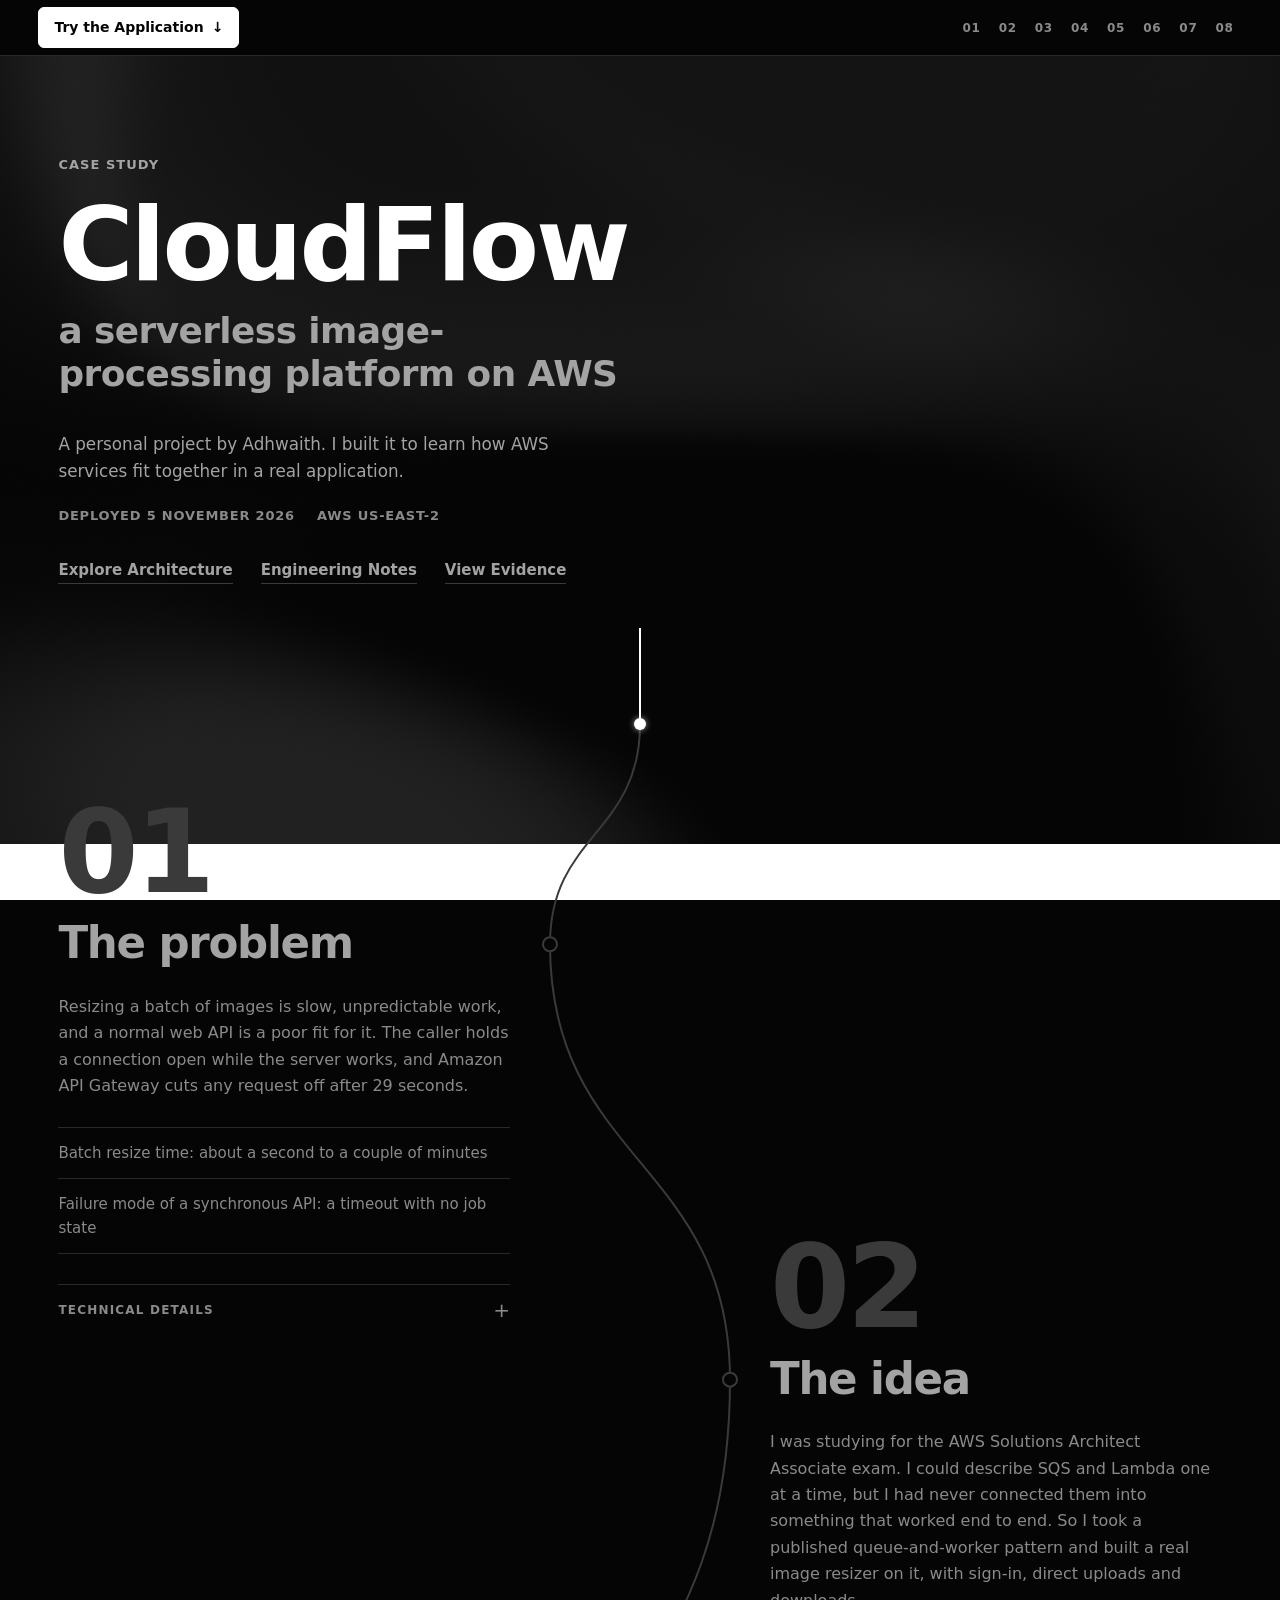
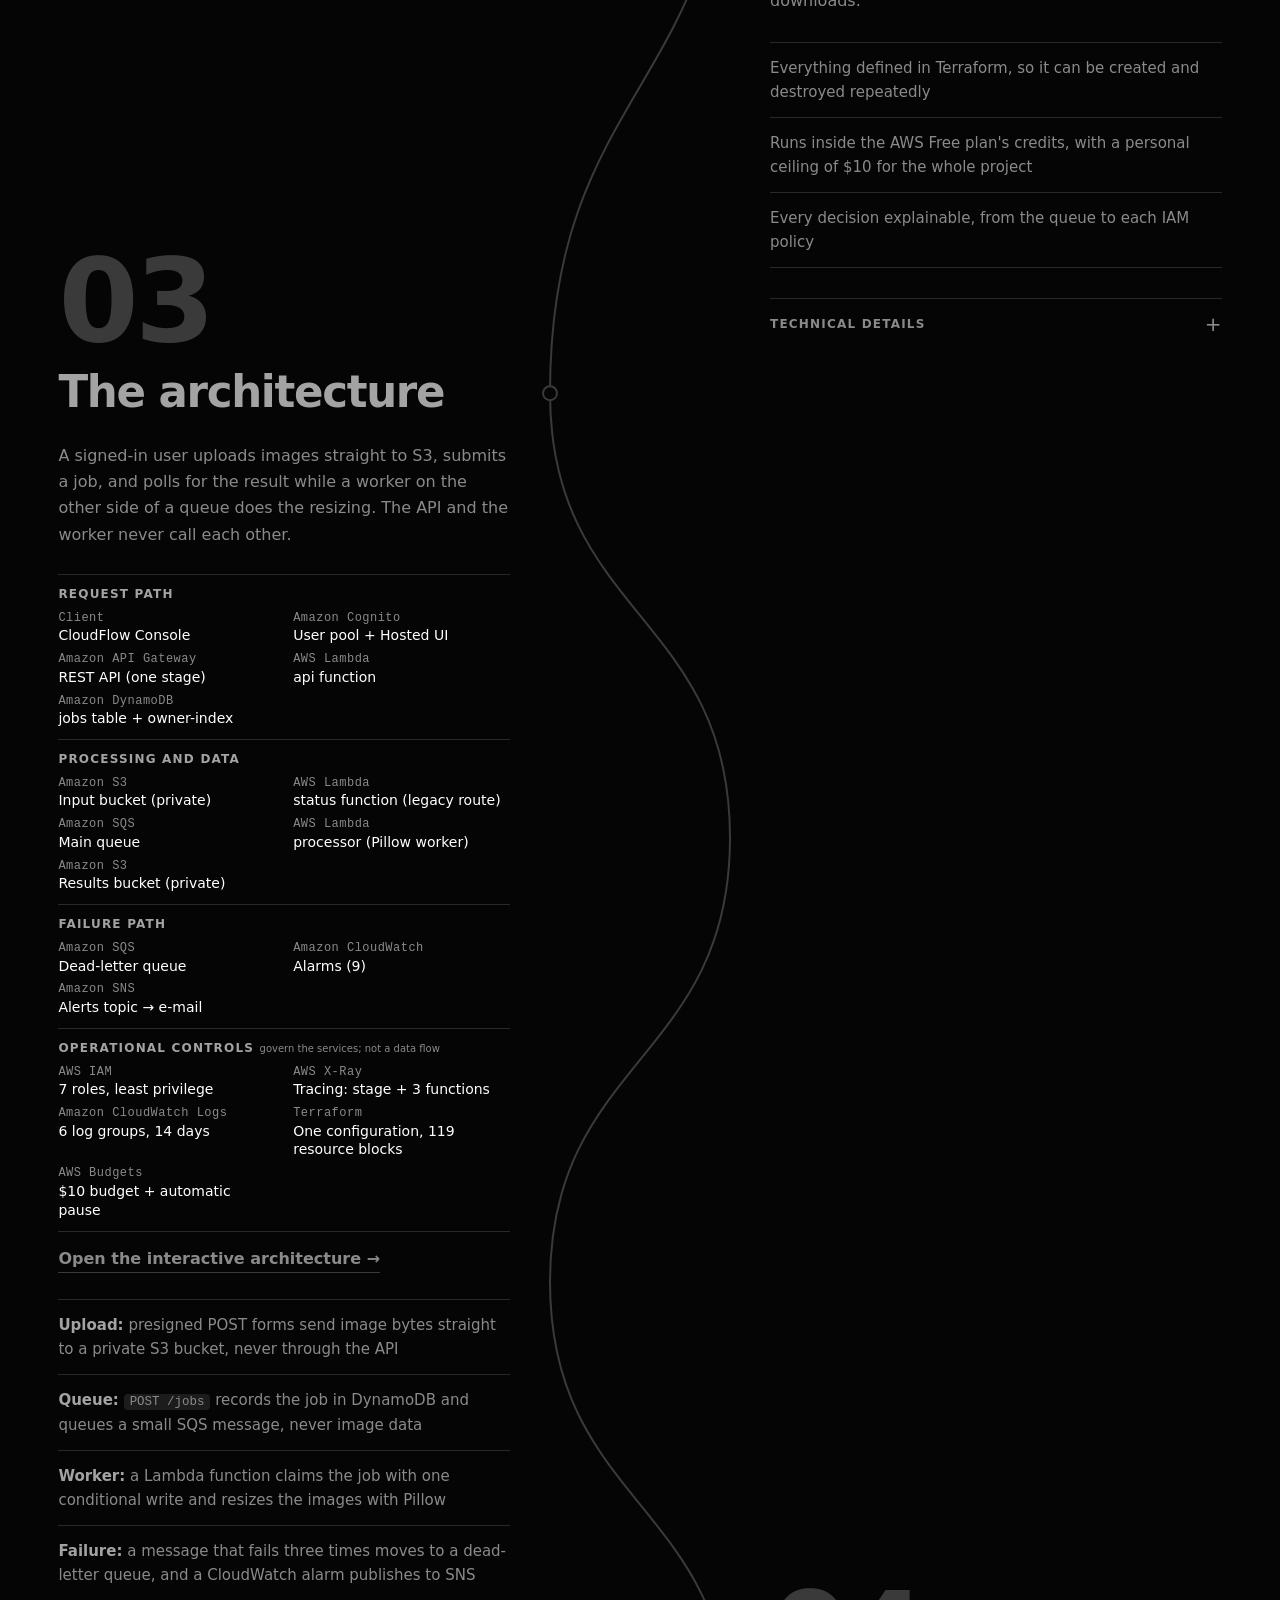
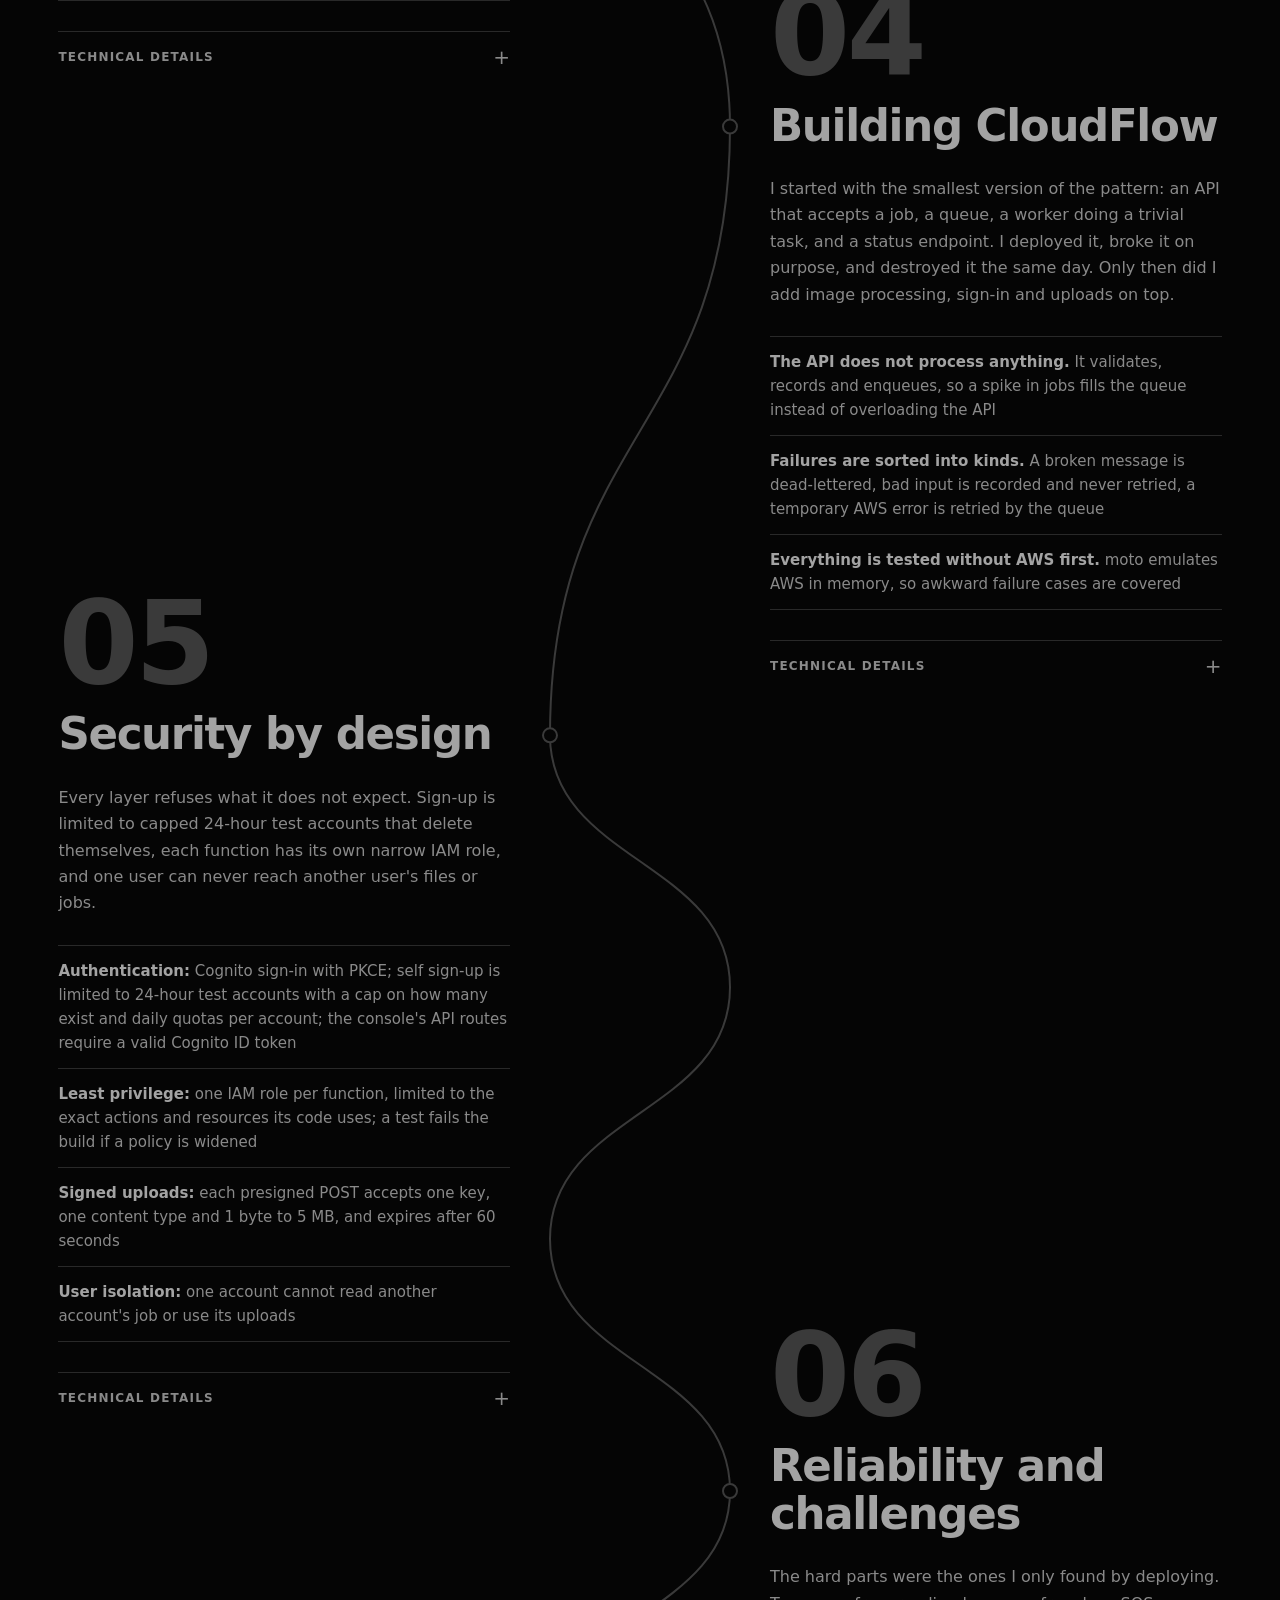
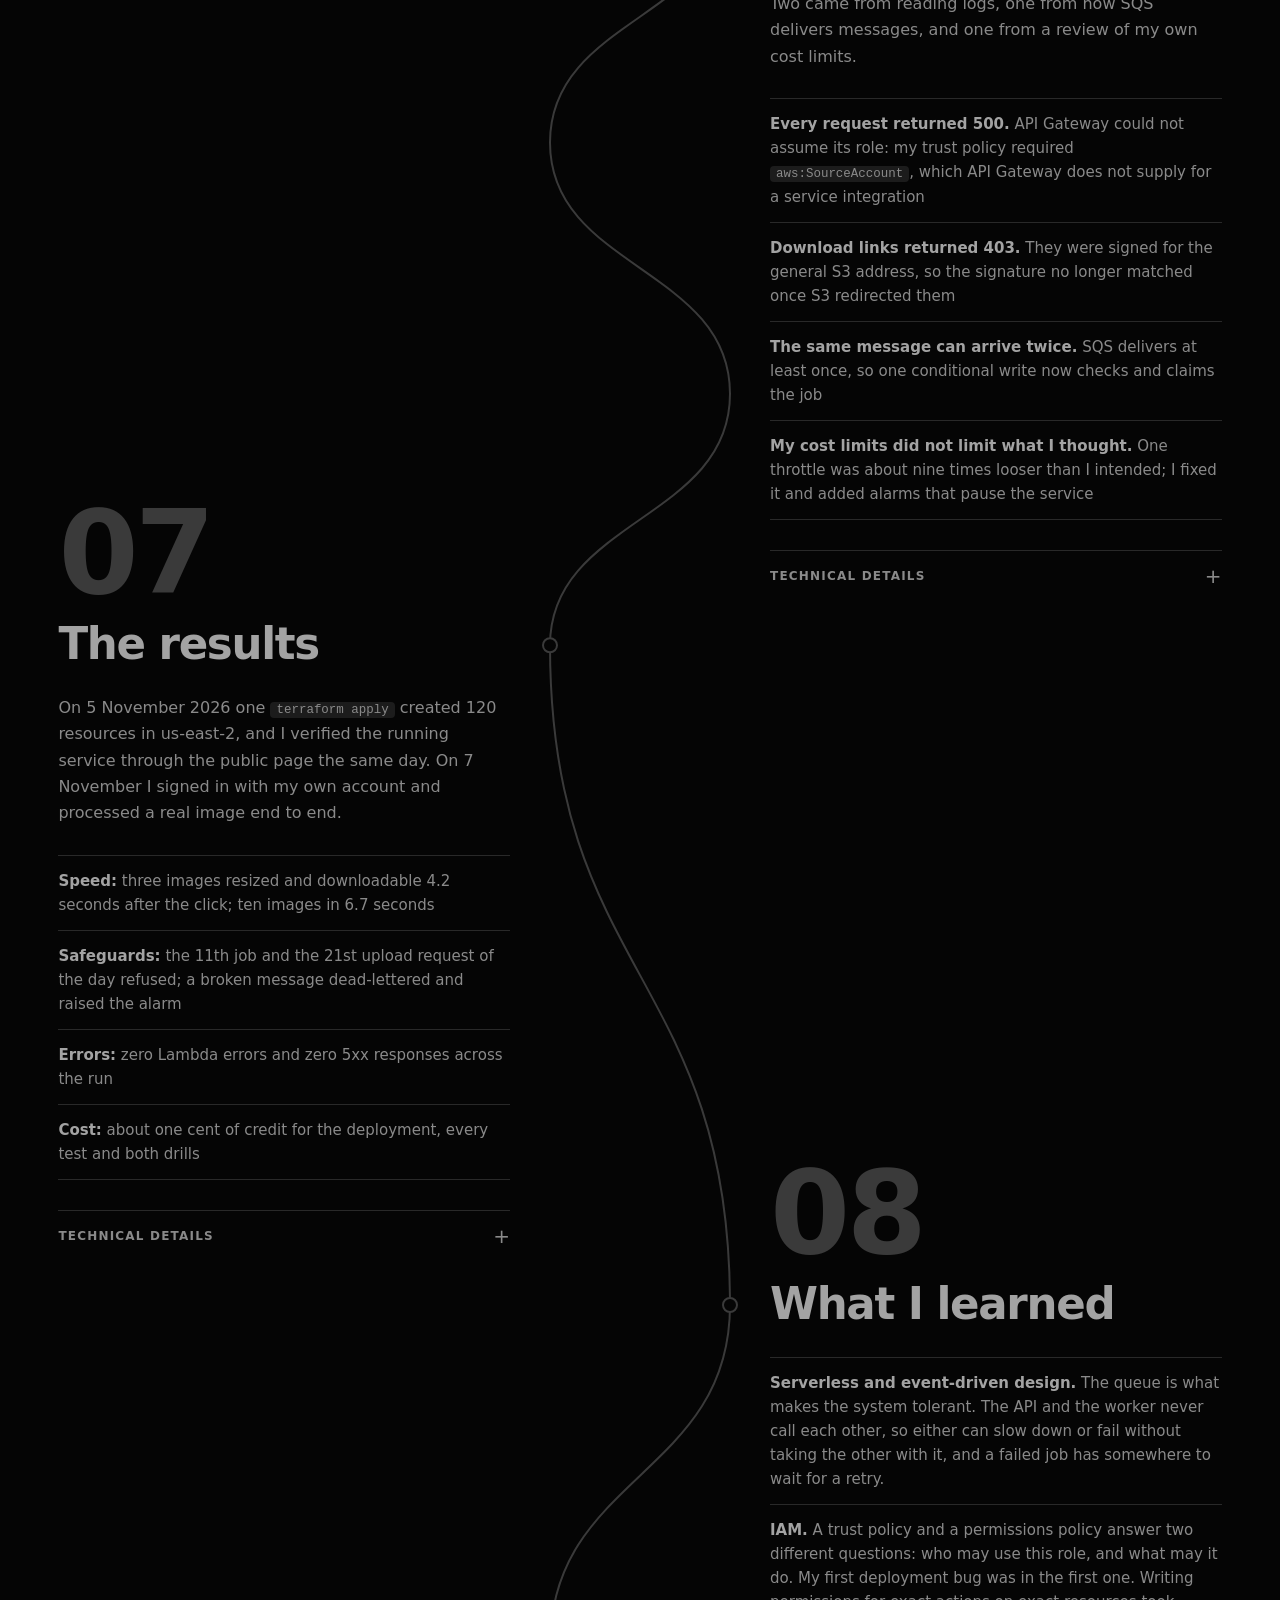
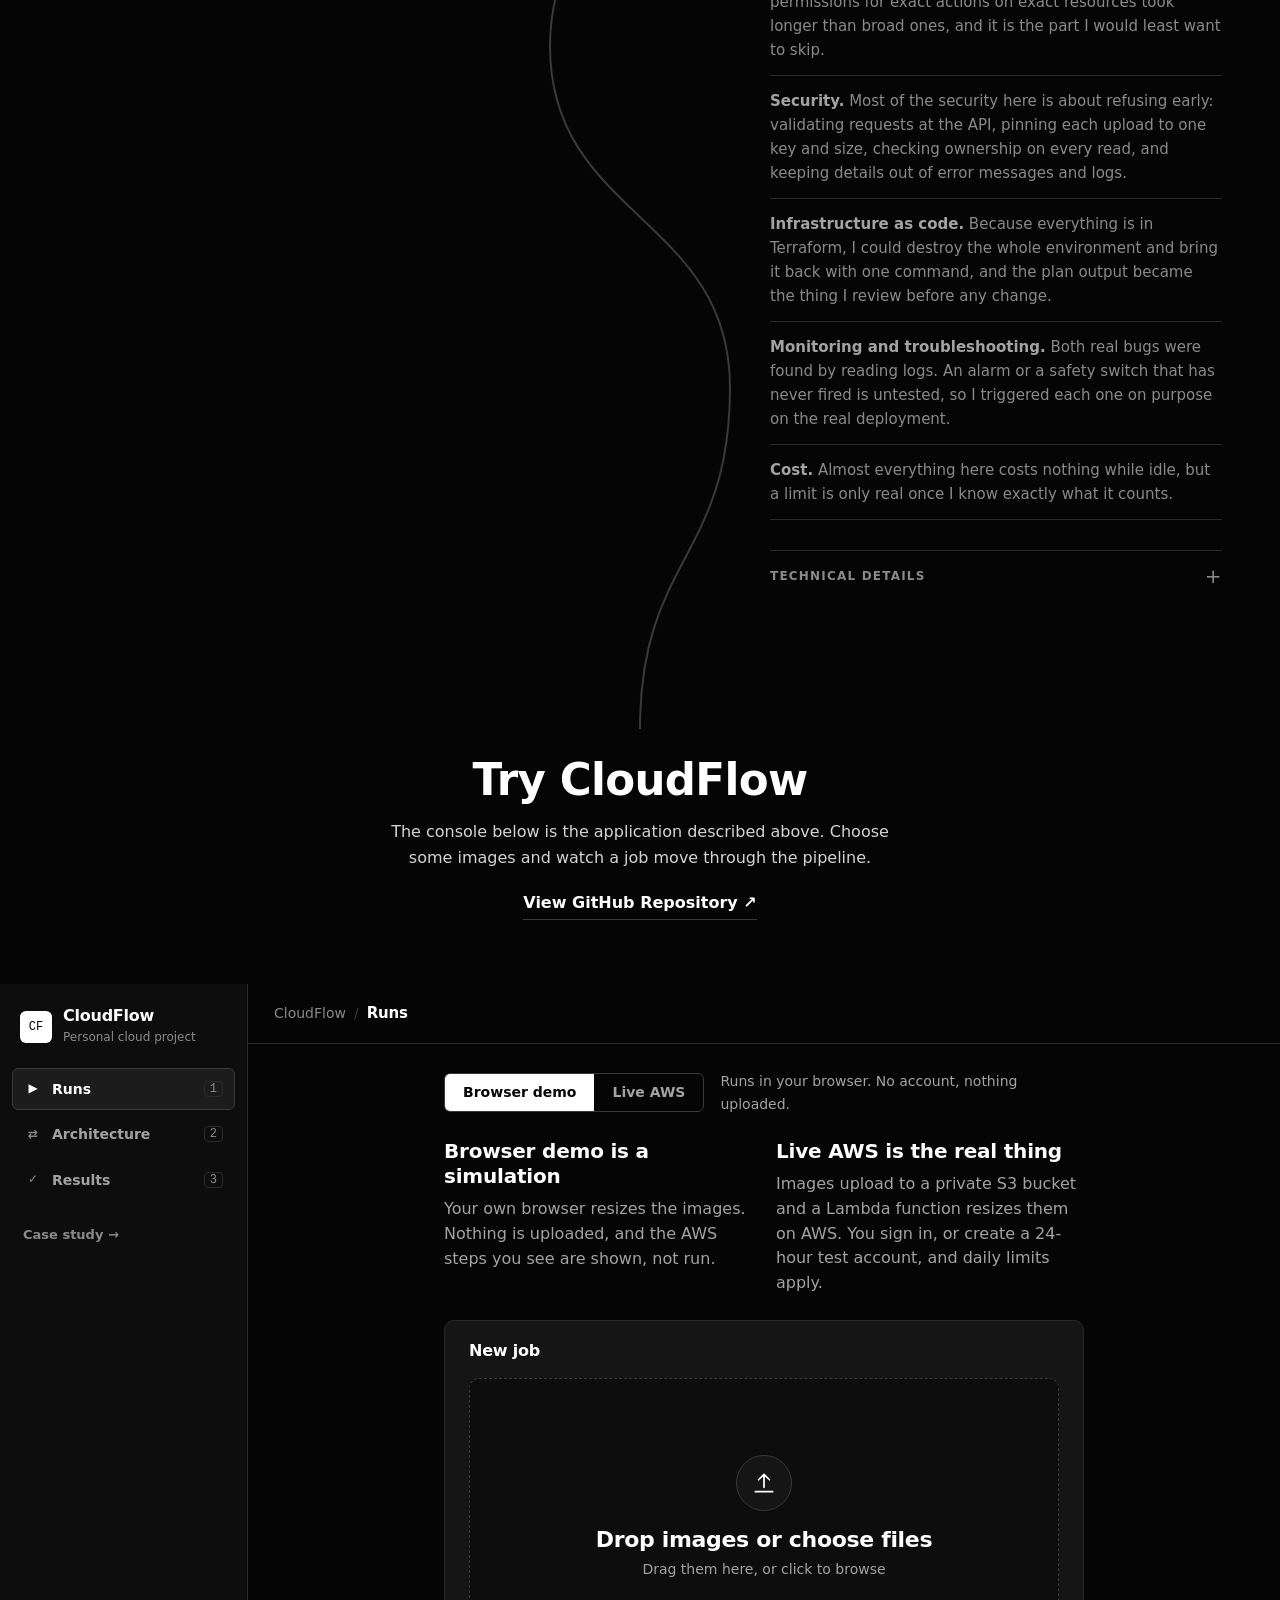
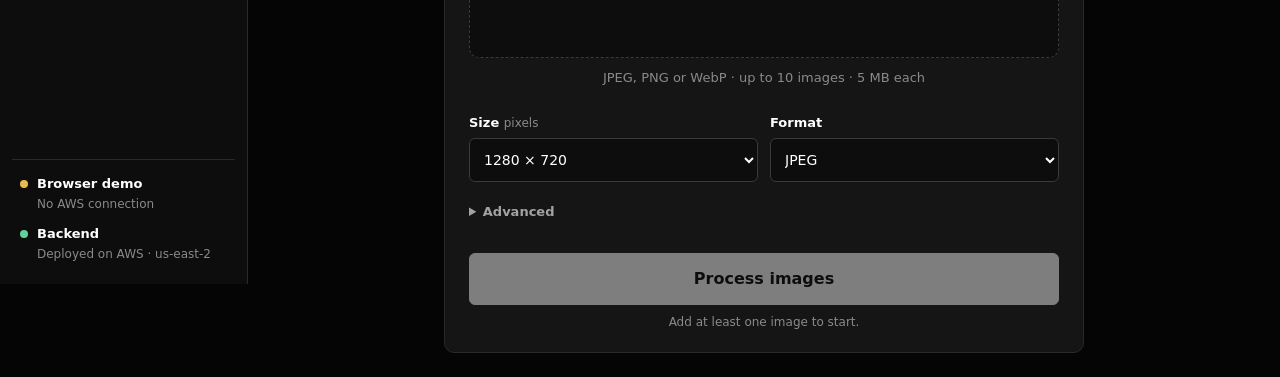
<file: index.html>
<!doctype html>
<html lang="en">
<head>
<meta charset="utf-8">
<meta http-equiv="Content-Security-Policy" content="default-src 'self'; base-uri 'none'; object-src 'none'; form-action 'none'; script-src 'self'; style-src 'self' https://fonts.googleapis.com; font-src https://fonts.gstatic.com; img-src 'self' blob: data: https:; connect-src 'self' https:">
<meta name="viewport" content="width=device-width, initial-scale=1, viewport-fit=cover">
<title>CloudFlow: serverless image processing on AWS</title>
<meta name="description" content="CloudFlow: serverless image processing on AWS. A personal cloud project with a browser demo, the deployed architecture, and results observed on real AWS services.">
<link rel="preconnect" href="https://fonts.googleapis.com">
<link rel="preconnect" href="https://fonts.gstatic.com" crossorigin>
<link rel="stylesheet" href="https://fonts.googleapis.com/css2?family=Sora:wght@600;700&family=Manrope:wght@400;500;600;700&family=JetBrains+Mono:wght@400;500&display=swap">
<link rel="icon" href="data:image/svg+xml,%3Csvg xmlns=%27http://www.w3.org/2000/svg%27 viewBox=%270 0 32 32%27%3E%3Crect width=%2732%27 height=%2732%27 rx=%279%27 fill=%27%23ffffff%27/%3E%3Ctext x=%2716%27 y=%2721%27 font-family=%27monospace%27 font-size=%2714%27 font-weight=%27700%27 fill=%27%23050505%27 text-anchor=%27middle%27%3ECF%3C/text%3E%3C/svg%3E">
<link rel="stylesheet" href="styles.css">
<link rel="stylesheet" href="casestudy.css">
</head>
<body>
<a class="skip" href="#runs">Skip to runs</a>
<section id="story" class="pg-case" aria-labelledby="case-title">
<canvas class="velaris" id="velaris" aria-hidden="true"></canvas>
<header class="case-bar">
  <a class="btn primary" id="story-try" href="#runs">Try the Application <span aria-hidden="true">↓</span></a>
  <nav class="jindex" aria-label="Case study sections"><ol><li><a href="#stop-01" aria-label="01 · The problem">01</a></li><li><a href="#stop-02" aria-label="02 · The idea">02</a></li><li><a href="#stop-03" aria-label="03 · The architecture">03</a></li><li><a href="#stop-04" aria-label="04 · Building CloudFlow">04</a></li><li><a href="#stop-05" aria-label="05 · Security by design">05</a></li><li><a href="#stop-06" aria-label="06 · Reliability and challenges">06</a></li><li><a href="#stop-07" aria-label="07 · The results">07</a></li><li><a href="#stop-08" aria-label="08 · What I learned">08</a></li></ol></nav>
</header>
<div class="case-main">
  <div class="case-hero">
    <p class="kicker">Case study</p>
    <h1 id="case-title"><span class="h1-a">CloudFlow</span><span class="sr">: </span><span class="h1-b">a serverless image-processing platform on AWS</span></h1>
    <p class="lead"><em>A personal project by Adhwaith. I built it to learn how AWS services fit together in a real application.</em></p>
    <p class="meta"><span>Deployed 5 November 2026</span><span>AWS us-east-2</span></p>
    <nav class="hero-links" aria-label="Architecture and evidence"><a href="#architecture">Explore Architecture</a><a href="engineering.html">Engineering Notes</a><a href="evidence.html">View Evidence</a></nav>
    <span class="cue" aria-hidden="true"></span>
  </div>
  <div class="journey" id="journey">
    <svg class="road" aria-hidden="true" focusable="false"><defs><filter id="road-glow" x="-400%" y="-400%" width="900%" height="900%"><feGaussianBlur in="SourceGraphic" stdDeviation="3" result="b"/><feComponentTransfer in="b" result="d"><feFuncA type="linear" slope="0.6"/></feComponentTransfer><feMerge><feMergeNode in="d"/><feMergeNode in="SourceGraphic"/></feMerge></filter></defs><path class="road-base"/><path class="road-glow"/><path class="road-lit"/><circle class="road-ring" r="7"/><circle class="road-ring" r="7"/><circle class="road-ring" r="7"/><circle class="road-ring" r="7"/><circle class="road-ring" r="7"/><circle class="road-ring" r="7"/><circle class="road-ring" r="7"/><circle class="road-ring" r="7"/><circle class="road-dot" r="6" filter="url(#road-glow)"/></svg>
    <section class="stop" id="stop-01" data-side="left" aria-labelledby="stop-01-h"><div class="stop-body"><span class="stop-n" aria-hidden="true">01</span><h2 id="stop-01-h">The problem</h2><div class="narr"><p>Resizing a batch of images is slow, unpredictable work, and a normal web API is a poor fit for it. The caller holds a connection open while the server works, and Amazon API Gateway cuts any request off after 29 seconds.</p></div><div class="evid"><ul class="facts"><li>Batch resize time: about a second to a couple of minutes</li><li>Failure mode of a synchronous API: a timeout with no job state</li></ul></div><details class="deep"><summary>Technical details</summary><div class="deep-body"><p>A slow job also blocks everything behind it, and if processing fails halfway the caller has no idea what happened to the job. The better pattern is to accept the request quickly, do the work in the background, and let the caller check on it. That is easy to say and has a lot of detail in practice: where the work waits, what happens when it fails, how to stop the same job running twice, and how the caller gets the result back safely.</p></div></details></div></section><section class="stop" id="stop-02" data-side="right" aria-labelledby="stop-02-h"><div class="stop-body"><span class="stop-n" aria-hidden="true">02</span><h2 id="stop-02-h">The idea</h2><div class="narr"><p>I was studying for the AWS Solutions Architect Associate exam. I could describe SQS and Lambda one at a time, but I had never connected them into something that worked end to end. So I took a published queue-and-worker pattern and built a real image resizer on it, with sign-in, direct uploads and downloads.</p></div><div class="evid"><ul class="facts"><li>Everything defined in Terraform, so it can be created and destroyed repeatedly</li><li>Runs inside the AWS Free plan's credits, with a personal ceiling of $10 for the whole project</li><li>Every decision explainable, from the queue to each IAM policy</li></ul></div><details class="deep"><summary>Technical details</summary><div class="deep-body"><p>The starting point was the "Asynchronous API Patterns with SQS" recipe by mzazon on CloudProjects.dev, which shows API Gateway writing to an SQS queue and a Lambda function processing the messages. I used the pattern, not its code.</p>
<p>What changed from the recipe: the open endpoints became authenticated and validated, the Lambda code moved out of Terraform into its own Python package with tests, and I added retries, duplicate protection, per-function IAM roles, alarms and lifecycle rules. I wanted to be able to explain why the queue is there, what each IAM policy allows, what happens to a failed message, and how I would know something broke.</p></div></details></div></section><section class="stop" id="stop-03" data-side="left" aria-labelledby="stop-03-h"><div class="stop-body"><span class="stop-n" aria-hidden="true">03</span><h2 id="stop-03-h">The architecture</h2><div class="narr"><p>A signed-in user uploads images straight to S3, submits a job, and polls for the result while a worker on the other side of a queue does the resizing. The API and the worker never call each other.</p></div><div class="case-arch" id="case-arch" role="group" aria-label="The deployed services, grouped by lane"></div><p class="arch-link"><a class="textlink" href="index.html#architecture">Open the interactive architecture →</a></p><div class="evid"><ul class="facts"><li><strong>Upload:</strong> presigned POST forms send image bytes straight to a private S3 bucket, never through the API</li><li><strong>Queue:</strong> <code>POST /jobs</code> records the job in DynamoDB and queues a small SQS message, never image data</li><li><strong>Worker:</strong> a Lambda function claims the job with one conditional write and resizes the images with Pillow</li><li><strong>Failure:</strong> a message that fails three times moves to a dead-letter queue, and a CloudWatch alarm publishes to SNS</li></ul></div><details class="deep"><summary>Technical details</summary><div class="deep-body"><ul><li><strong>Sign-in:</strong> the Cognito hosted page, authorization code flow with PKCE; API Gateway checks the ID token on every request</li><li><strong>Upload:</strong> <code>POST /uploads</code> returns the presigned POST forms for the private input bucket</li><li><strong>Submit:</strong> the SQS message carries the job id, the owner and the S3 keys</li><li><strong>Process:</strong> the worker reads the inputs from S3 and writes outputs and a manifest to the private results bucket</li><li><strong>Status and download:</strong> <code>GET /jobs/{jobId}</code> returns the job's state and five-minute download links, only to the job's owner</li></ul>
<p>The diagram is generated from the same data that a test checks against my Terraform configuration, so it cannot drift from what is deployed. IAM, X-Ray tracing, CloudWatch Logs, the AWS Budget with its cost guard, and Terraform are drawn as a separate strip: they control and observe the services, they are not part of the data flow. A corrupt image is handled differently from a broken message: it fails on its own, is recorded with a short reason, and is not retried, because retrying cannot fix a bad file.</p></div></details></div></section><section class="stop" id="stop-04" data-side="right" aria-labelledby="stop-04-h"><div class="stop-body"><span class="stop-n" aria-hidden="true">04</span><h2 id="stop-04-h">Building CloudFlow</h2><div class="narr"><p>I started with the smallest version of the pattern: an API that accepts a job, a queue, a worker doing a trivial task, and a status endpoint. I deployed it, broke it on purpose, and destroyed it the same day. Only then did I add image processing, sign-in and uploads on top.</p></div><div class="evid"><ul class="facts"><li><strong>The API does not process anything.</strong> It validates, records and enqueues, so a spike in jobs fills the queue instead of overloading the API</li><li><strong>Failures are sorted into kinds.</strong> A broken message is dead-lettered, bad input is recorded and never retried, a temporary AWS error is retried by the queue</li><li><strong>Everything is tested without AWS first.</strong> moto emulates AWS in memory, so awkward failure cases are covered</li></ul></div><details class="deep"><summary>Technical details</summary><div class="deep-body"><p>Uploads skip the API. Image bytes through API Gateway and Lambda would be slow and hit payload limits; a presigned POST lets the browser talk to S3 while my code still decides the exact key, type and size.</p>
<div class="tablewrap"><table><thead><tr><th scope="col">Technology</th><th scope="col">What I implemented with it</th></tr></thead><tbody><tr><th scope="row">Amazon API Gateway (REST)</th><td>Routes with request validation against JSON schemas, a Cognito authorizer, throttling, CORS for the browser, and a direct integration that writes to SQS without a Lambda function</td></tr><tr><th scope="row">AWS Lambda (Python 3.12)</th><td>Three functions: the API handler, the image worker with a Pillow layer, and a small status reader; partial batch failure reporting so one bad message does not retry the good ones</td></tr><tr><th scope="row">Amazon SQS</th><td>The job queue with a visibility timeout matched to the worker's timeout, a dead-letter queue after three failed receives, and TLS-only queue policies</td></tr><tr><th scope="row">Amazon DynamoDB</th><td>Job state with on-demand capacity, a time-to-live on old items, a secondary index for "my jobs", conditional writes for claiming a job, and counters for daily quotas</td></tr><tr><th scope="row">Amazon S3</th><td>Two private buckets with encryption, lifecycle expiry, TLS-only policies, presigned POST uploads and presigned GET downloads</td></tr><tr><th scope="row">Amazon Cognito</th><td>A user pool with the hosted sign-in and sign-up pages and the authorization code flow with PKCE for a browser application; visitors can create 24-hour test accounts, capped in number, and an hourly cleanup deletes them</td></tr><tr><th scope="row">Terraform</th><td>The whole environment as code: one plan to review, one apply, one destroy</td></tr><tr><th scope="row">Python, pytest, moto</th><td>The application code and 413 automated tests that run against an emulated AWS, including real sample images</td></tr><tr><th scope="row">JavaScript, HTML, CSS</th><td>The console: sign-in, uploads, job history, previews, the architecture diagram, and the browser-only demo</td></tr><tr><th scope="row">GitHub Actions</th><td>Tests and checks on every push; CI never touches the AWS account</td></tr></tbody></table></div>
<p>Things I learned about but did not build, and so do not claim here: VPC networking, containers, relational databases, multi-region design and deployment pipelines to AWS.</p>
<p>I used an AI coding assistant throughout this project, for writing and reviewing code, tests and Terraform. I directed the work, made the design decisions, ran the deployments in my own account, read the logs when things failed, and I can explain how each part works. I am noting this because it is how the project was actually built.</p></div></details></div></section><section class="stop" id="stop-05" data-side="left" aria-labelledby="stop-05-h"><div class="stop-body"><span class="stop-n" aria-hidden="true">05</span><h2 id="stop-05-h">Security by design</h2><div class="narr"><p>Every layer refuses what it does not expect. Sign-up is limited to capped 24-hour test accounts that delete themselves, each function has its own narrow IAM role, and one user can never reach another user's files or jobs.</p></div><div class="evid"><ul class="facts"><li><strong>Authentication:</strong> Cognito sign-in with PKCE; self sign-up is limited to 24-hour test accounts with a cap on how many exist and daily quotas per account; the console's API routes require a valid Cognito ID token</li><li><strong>Least privilege:</strong> one IAM role per function, limited to the exact actions and resources its code uses; a test fails the build if a policy is widened</li><li><strong>Signed uploads:</strong> each presigned POST accepts one key, one content type and 1 byte to 5 MB, and expires after 60 seconds</li><li><strong>User isolation:</strong> one account cannot read another account's job or use its uploads</li></ul></div><details class="deep"><summary>Technical details</summary><div class="deep-body"><ul><li><strong>Private storage:</strong> both buckets block all public access, are encrypted, and accept TLS only</li><li><strong>Input validation:</strong> JSON schemas at API Gateway, and the worker refuses images over 24 megapixels before decoding them</li><li><strong>API protection:</strong> per-method throttling, daily quotas on jobs and upload requests, and request alarms that pause the service automatically</li></ul>
<p>The worker checks an image's declared size before decoding it, because a file that is tiny on disk can claim to be tens of thousands of pixels wide, and it only accepts the three formats I intend to support. The owner of a job comes from the registered job record, never from the queue message.</p></div></details></div></section><section class="stop" id="stop-06" data-side="right" aria-labelledby="stop-06-h"><div class="stop-body"><span class="stop-n" aria-hidden="true">06</span><h2 id="stop-06-h">Reliability and challenges</h2><div class="narr"><p>The hard parts were the ones I only found by deploying. Two came from reading logs, one from how SQS delivers messages, and one from a review of my own cost limits.</p></div><div class="evid"><ul class="facts"><li><strong>Every request returned 500.</strong> API Gateway could not assume its role: my trust policy required <code>aws:SourceAccount</code>, which API Gateway does not supply for a service integration</li><li><strong>Download links returned 403.</strong> They were signed for the general S3 address, so the signature no longer matched once S3 redirected them</li><li><strong>The same message can arrive twice.</strong> SQS delivers at least once, so one conditional write now checks and claims the job</li><li><strong>My cost limits did not limit what I thought.</strong> One throttle was about nine times looser than I intended; I fixed it and added alarms that pause the service</li></ul></div><details class="deep"><summary>Technical details</summary><div class="deep-body"><ul><li><strong>The 500s:</strong> <code>aws:SourceAccount</code> works for Lambda roles. I removed it from that one role and wrote the reason next to the policy</li><li><strong>The 403s:</strong> I now create the S3 client for the bucket's region, and a test checks the link's host name</li><li><strong>Duplicates:</strong> the conditional write replaced a check-then-write, and a lease lets another worker take over if one dies</li><li><strong>Cost limits:</strong> the review found no quota on upload links, up to 21 S3 calls per read, and a throttle that applied per method. I fixed all three</li></ul>
<p>A second copy of a message that finds a live lease is put back for later instead of being deleted, because deleting it could remove the only remaining copy. One corrupt image used to make the whole job retry three times and land in the dead-letter queue with nine good images; the worker now treats each file separately. The pause was tested on the real deployment: a steady stream of requests tripped the alarm after five and a half minutes, and the service paused itself one second later.</p></div></details></div></section><section class="stop" id="stop-07" data-side="left" aria-labelledby="stop-07-h"><div class="stop-body"><span class="stop-n" aria-hidden="true">07</span><h2 id="stop-07-h">The results</h2><div class="narr"><p>On 5 November 2026 one <code>terraform apply</code> created 120 resources in us-east-2, and I verified the running service through the public page the same day. On 7 November I signed in with my own account and processed a real image end to end.</p></div><div class="evid"><ul class="facts"><li><strong>Speed:</strong> three images resized and downloadable 4.2 seconds after the click; ten images in 6.7 seconds</li><li><strong>Safeguards:</strong> the 11th job and the 21st upload request of the day refused; a broken message dead-lettered and raised the alarm</li><li><strong>Errors:</strong> zero Lambda errors and zero 5xx responses across the run</li><li><strong>Cost:</strong> about one cent of credit for the deployment, every test and both drills</li></ul></div><details class="deep"><summary>Technical details</summary><div class="deep-body"><ul><li><strong>Deployed:</strong> 120 resources, one apply, nothing refused by the Free plan account</li><li><strong>My own job:</strong> completed on the first attempt in 648 ms of worker time, output 640 × 263 JPEG as requested</li><li><strong>More safeguards:</strong> an expired upload link refused by S3; a corrupt file failed alone while the rest of its job completed</li><li><strong>Tests:</strong> 413 Python tests, 79 JavaScript tests, headless-browser checks, Terraform validation and a secret scan on every push</li></ul>
<p>Three jobs submitted together all completed on the first attempt, with worker concurrency peaking at the cap of 2. Two duplicate copies of a finished job's message were skipped. Both safety drills worked: a test alert paused the service within about a second, and a request flood tripped the alarm and paused it automatically. The first deployment, on 4 November 2026, was the queue-and-worker core alone: 51 resources created, 59 jobs completed, a dead-letter drill, two real bugs found and fixed from logs, and all 51 resources destroyed afterwards with nothing left behind.</p></div></details></div></section><section class="stop" id="stop-08" data-side="right" aria-labelledby="stop-08-h"><div class="stop-body"><span class="stop-n" aria-hidden="true">08</span><h2 id="stop-08-h">What I learned</h2><div class="evid"><ul class="facts"><li><strong>Serverless and event-driven design.</strong> The queue is what makes the system tolerant. The API and the worker never call each other, so either can slow down or fail without taking the other with it, and a failed job has somewhere to wait for a retry.</li><li><strong>IAM.</strong> A trust policy and a permissions policy answer two different questions: who may use this role, and what may it do. My first deployment bug was in the first one. Writing permissions for exact actions on exact resources took longer than broad ones, and it is the part I would least want to skip.</li><li><strong>Security.</strong> Most of the security here is about refusing early: validating requests at the API, pinning each upload to one key and size, checking ownership on every read, and keeping details out of error messages and logs.</li><li><strong>Infrastructure as code.</strong> Because everything is in Terraform, I could destroy the whole environment and bring it back with one command, and the plan output became the thing I review before any change.</li><li><strong>Monitoring and troubleshooting.</strong> Both real bugs were found by reading logs. An alarm or a safety switch that has never fired is untested, so I triggered each one on purpose on the real deployment.</li><li><strong>Cost.</strong> Almost everything here costs nothing while idle, but a limit is only real once I know exactly what it counts.</li></ul></div><details class="deep"><summary>Technical details</summary><div class="deep-body"><p>What I would improve: push updates over a WebSocket API instead of polling; a per-user monthly quota and safe self-service sign-up; a deployment pipeline with a manual approval step (it needs AWS credentials in CI, which I chose not to do for a personal account); multipart uploads for files over 5 MB; and S3 with CloudFront instead of GitHub Pages if keeping everything on AWS ever matters more than simplicity.</p></div></details></div></section>
  </div>
  <div class="case-end" id="try-cloudflow">
    <h2>Try CloudFlow</h2>
    <p>The console below is the application described above. Choose some images and watch a job move through the pipeline.</p>
    <a class="textlink" href="https://github.com/adhwaith2104/cloudflow-console" rel="noopener noreferrer">View GitHub Repository <span aria-hidden="true">↗</span></a>
  </div>
</div>
</section>
<div class="shell">
  <aside class="sidebar" id="sidebar" aria-label="Navigation">
    <a class="brand" href="#story" aria-label="CloudFlow: back to the case study"><span class="mark" aria-hidden="true">CF</span><span><b>CloudFlow</b><small>Personal cloud project</small></span></a>
    <nav><ul class="nav" id="nav">
      <li><button type="button" data-view="runs"><span class="ico" aria-hidden="true">▶</span>Runs<kbd>1</kbd></button></li>
      <li><button type="button" data-view="architecture"><span class="ico" aria-hidden="true">⇄</span>Architecture<kbd>2</kbd></button></li>
      <li><button type="button" data-view="results"><span class="ico" aria-hidden="true">✓</span>Results<kbd>3</kbd></button></li>
    </ul>
    <a class="navlink" id="nav-casestudy" href="#story">Case study <span aria-hidden="true">→</span></a></nav>
    <div class="sidefoot">
      <div class="env"><span class="led sim" aria-hidden="true" id="env-led"></span><span><b id="env-title">Browser demo</b><small id="env-sub">No AWS connection</small></span></div>
      <div class="env"><span class="led real" aria-hidden="true"></span><span><b>Backend</b><small>Deployed on AWS · us-east-2</small></span></div>
    </div>
  </aside>

  <div class="work">
    <header class="topbar">
      <button type="button" class="iconbtn menubtn" id="menubtn" aria-label="Open navigation" aria-controls="sidebar" aria-expanded="false">☰</button>
      <div class="crumbs"><span class="muted">CloudFlow</span><span class="sep" aria-hidden="true">/</span><h1 id="pagetitle">Runs</h1></div>
      <div class="topactions">
        <button type="button" class="btn" id="signout" hidden>Sign out</button>
      </div>
    </header>

    <main id="main" tabindex="-1">

      <!-- ============ RUNS ============ -->
      <section class="view" id="view-runs" aria-labelledby="h-runs">
        <div class="modebar" id="modebar">
          <span class="seg-h" role="group" aria-label="Mode" id="modeswitch"><button type="button" data-mode="sim" aria-pressed="true">Browser demo</button><button type="button" data-mode="live" aria-pressed="false" id="mode-live" disabled title="config.json not found">Live AWS</button></span>
          <p class="modestate" id="modestate"><span id="modestate-text">Runs in your browser. No account, nothing uploaded.</span></p>
        </div>
        <dl class="modeexplain" id="modeexplain" aria-label="What each mode does">
          <div><dt>Browser demo is a simulation</dt><dd>Your own browser resizes the images. Nothing is uploaded, and the AWS steps you see are shown, not run.</dd></div>
          <div><dt>Live AWS is the real thing</dt><dd>Images upload to a private S3 bucket and a Lambda function resizes them on AWS. You sign in, or create a 24-hour test account, and daily limits apply.</dd></div>
        </dl>
        <p class="livemsg" id="live-msg" role="alert" hidden><span id="live-msg-text"></span> <button type="button" class="btn" id="live-retry" hidden>Retry</button></p>
        <div class="runs-layout">
          <div class="col col-left">
            <div class="panel newjob" id="newjob">
              <div class="panelhead"><h3 id="h-runs">New job</h3></div>
              <div class="dropzone" id="dropzone" role="button" tabindex="0" aria-label="Drop images or choose files" aria-describedby="dz-hint">
                <span class="dz-ico" aria-hidden="true"><svg viewBox="0 0 24 24" width="26" height="26" fill="none" stroke="currentColor" stroke-width="1.6" stroke-linecap="round" stroke-linejoin="round"><path d="M12 16V4M7 9l5-5 5 5M4 20h16"/></svg></span>
                <b>Drop images or choose files</b>
                <span class="dz-sub">Drag them here, or click to browse</span>
              </div>
              <p class="reqs" id="dz-hint">JPEG, PNG or WebP · up to 10 images · 5 MB each</p>
              <label class="sr" for="img-files">Choose image files</label>
              <input class="sr" id="img-files" type="file" multiple accept="image/jpeg,image/png,image/webp" tabindex="-1">
              <ul class="thumbs" id="img-list" aria-label="Selected files"></ul>
              <p class="sumline" id="img-summary" aria-live="polite"></p>
              <p class="note bad" id="img-msg" role="alert"></p>
              <div class="fields">
                <div class="row2">
                  <div>
                    <label for="img-preset">Size <small>pixels</small></label>
                    <select id="img-preset"><option value="640x480">640 × 480</option><option value="1280x720" selected>1280 × 720</option><option value="1920x1080">1920 × 1080</option><option value="custom">Custom</option></select>
                  </div>
                  <div>
                    <label for="img-format">Format</label>
                    <select id="img-format"><option value="jpeg">JPEG</option><option value="png">PNG</option><option value="webp" id="img-webp">WebP</option></select>
                  </div>
                </div>
                <div class="dims" id="img-custom" hidden>
                  <div><label for="img-w">Width <small>16 to 4096</small></label><input id="img-w" type="number" min="16" max="4096" value="800"></div>
                  <div><label for="img-h">Height <small>16 to 4096</small></label><input id="img-h" type="number" min="16" max="4096" value="600"></div>
                </div>
                <p class="note" id="img-webpnote" hidden>This browser cannot encode WebP, so that option is disabled.</p>
                <details class="adv">
                  <summary>Advanced</summary>
                  <div class="adv-body">
                    <div>
                      <label for="img-fit">Fit</label>
                      <select id="img-fit"><option value="inside">Inside: keep the aspect ratio</option><option value="cover">Cover: fill the box and crop the centre</option></select>
                    </div>
                    <div class="check"><input id="img-upscale" type="checkbox"><label for="img-upscale">Allow enlarging small images</label></div>
                  </div>
                </details>
              </div>
              <button type="button" class="btn primary block" id="run" disabled>Process images</button>
              <p class="submit-hint" id="run-hint">Add at least one image to start.</p>
            </div>

            <div class="panel newjob" id="live-signin" hidden>
              <div class="panelhead"><h3>Sign in</h3></div>
              <p class="lede">Sign in on the Amazon Cognito hosted page, or create a test account that deletes itself after 24 hours.</p>
              <button type="button" class="btn primary block" id="lv-signin">Sign in with Cognito</button>
              <button type="button" class="btn block" id="lv-signup">Create a 24-hour test account</button>
              <div class="disclaimer" id="lv-disclaimer">
                <p>Before you create a test account</p>
                <ul>
                  <li>I collect an e-mail address and a password you choose, held by Amazon Cognito. I use the e-mail only to send the verification code and to sign you in.</li>
                  <li>The account is deleted automatically about 24 hours after you create it. The cleanup runs every hour.</li>
                  <li>Uploaded images are deleted from storage within about two days. Resized results are kept for 7 days and gone for good after about two weeks. Job records (file names, sizes, status) expire after about 30 days, and backups may keep them up to 35 days longer.</li>
                  <li>Service logs are kept for 14 days. They hold ids and error codes, not your images or e-mail address.</li>
                  <li>Each account can make 10 jobs and 20 upload requests a day, with up to 10 images per job and 5 MB per image. The whole service allows 30 jobs a day.</li>
                  <li>Please do not upload private or sensitive images.</li>
                  <li>Nothing is shared or used for anything else.</li>
                  <li>I can pause the service at any time.</li>
                </ul>
              </div>
            </div>

            <div class="panel newjob" id="live-newjob" hidden>
              <div class="panelhead"><h3>New job</h3></div>
              <div class="dropzone" id="lv-dropzone" role="button" tabindex="0" aria-label="Drop images or choose files" aria-describedby="lv-hint">
                <span class="dz-ico" aria-hidden="true"><svg viewBox="0 0 24 24" width="26" height="26" fill="none" stroke="currentColor" stroke-width="1.6" stroke-linecap="round" stroke-linejoin="round"><path d="M12 16V4M7 9l5-5 5 5M4 20h16"/></svg></span>
                <b>Drop images or choose files</b>
                <span class="dz-sub">Drag them here, or click to browse</span>
              </div>
              <p class="reqs" id="lv-hint">JPEG, PNG or WebP · up to 10 images · 5 MB each</p>
              <label class="sr" for="lv-files">Images</label>
              <input class="sr" id="lv-files" type="file" multiple accept="image/jpeg,image/png,image/webp" tabindex="-1">
              <ul class="thumbs" id="lv-filelist" aria-label="Selected files"></ul>
              <p class="sumline" id="lv-summary" aria-live="polite"></p>
              <p class="note bad" id="lv-filemsg" role="alert"></p>
              <div class="fields">
                <div class="row2">
                  <div>
                    <label for="lv-preset">Size <small>pixels</small></label>
                    <select id="lv-preset"><option value="640x480">640 × 480</option><option value="1280x720" selected>1280 × 720</option><option value="1920x1080">1920 × 1080</option><option value="custom">Custom</option></select>
                  </div>
                  <div>
                    <label for="lv-format">Format</label>
                    <select id="lv-format"><option value="jpeg">JPEG</option><option value="png">PNG</option><option value="webp">WebP</option></select>
                  </div>
                </div>
                <div class="dims" id="lv-custom" hidden>
                  <div><label for="lv-w">Width <small>16 to 4096</small></label><input id="lv-w" type="number" min="16" max="4096" value="800"></div>
                  <div><label for="lv-h">Height <small>16 to 4096</small></label><input id="lv-h" type="number" min="16" max="4096" value="600"></div>
                </div>
                <details class="adv">
                  <summary>Advanced</summary>
                  <div class="adv-body">
                    <div>
                      <label for="lv-fit">Fit</label>
                      <select id="lv-fit"><option value="inside">Inside: keep the aspect ratio</option><option value="cover">Cover: fill the box and crop the centre</option></select>
                    </div>
                    <div class="check"><input id="lv-upscale" type="checkbox"><label for="lv-upscale">Allow enlarging small images</label></div>
                  </div>
                </details>
              </div>
              <button type="button" class="btn primary block" id="lv-go" disabled>Upload and process</button>
              <p class="submit-hint" id="lv-go-hint">Add at least one image to start.</p>
            </div>
          </div>

          <div class="col col-right">
            <div class="panel exec" id="exec">
              <div class="panelhead">
                <h3>Progress</h3>
                <span class="exec-tools"><button type="button" class="btn sm" id="skip" disabled>Skip animation</button></span>
              </div>
              <ol class="stepper" id="stepper" aria-label="Job progress">
                <li data-step="upload" data-state="todo"><span class="sdot" aria-hidden="true"></span><span class="slabel">Upload</span><span class="ssub"></span></li>
                <li data-step="queued" data-state="todo"><span class="sdot" aria-hidden="true"></span><span class="slabel">Queued</span><span class="ssub"></span></li>
                <li data-step="processing" data-state="todo"><span class="sdot" aria-hidden="true"></span><span class="slabel">Processing</span><span class="ssub"></span></li>
                <li data-step="final" data-state="todo"><span class="sdot" aria-hidden="true"></span><span class="slabel">Completed</span><span class="ssub"></span></li>
              </ol>
              <p class="exec-status" id="exec-status" role="status" aria-live="polite">No job yet. Add images and start one to watch it move through the pipeline.</p>
              <div id="img-progwrap" hidden>
                <progress id="img-progress" value="0" max="1" aria-label="Resizing progress" hidden></progress>
                <p class="small" id="img-progtext" role="status"></p>
              </div>
            </div>

            <div class="panel inspector" id="inspector" hidden>
              <div class="panelhead">
                <h3>Result <span class="muted small mono" id="insp-title"></span></h3>
                <span class="badge sim" id="insp-badge">Simulated</span>
              </div>
              <p class="failnote" id="insp-fail" hidden></p>
              <div id="img-section" hidden>
                <p class="note realnote">Resized in your browser. The AWS steps are simulated.</p>
                <div class="filehead">
                  <h4>Files <small id="img-filesub"></small></h4>
                  <div class="actions">
                    <button type="button" class="btn primary sm" id="img-dlall" disabled>Download all</button>
                    <button type="button" class="btn sm" id="img-clear" disabled>Clear</button>
                  </div>
                </div>
                <div class="filegrid" id="img-grid"></div>
              </div>
              <p class="sumrow" id="jobcard">
                <span id="jc-status"><span class="pill">not started</span></span>
                <span>Submitted <span id="jc-created">—</span></span>
                <span class="mono" id="jc-shortid" title="Job id">—</span>
              </p>
              <details class="hood" id="hood">
                <summary>Technical details</summary>
                <dl class="summary">
                  <div><dt>Attempts</dt><dd class="mono" id="jc-attempts">—</dd></div>
                  <div><dt>HTTP</dt><dd class="mono" id="jc-http">—</dd></div>
                  <div class="wide"><dt>Job ID</dt><dd class="mono" id="jc-id">—</dd></div>
                </dl>
                <div class="reqact" id="insp-reqact"></div>
                <div class="arch small" id="demo-flow" aria-hidden="true" inert></div>
                <p class="svcline small" id="insp-svc"></p>
                <ol class="stages" id="stages" aria-label="Job stages"></ol>
                <div class="insp-grid">
                  <div>
                    <h4>Transitions</h4>
                    <ol class="narration" id="narration" aria-label="Transitions"></ol>
                  </div>
                  <div>
                    <h4>Status response <small id="state-sub">GET /status/{jobId}</small></h4>
                    <pre class="json" id="status-json">—</pre>
                    <h4>Stored output <small id="output-sub">S3 object</small></h4>
                    <pre class="json" id="result-json">—</pre>
                    <details class="techlog"><summary>Raw event log</summary><pre class="json" id="log"></pre></details>
                  </div>
                </div>
              </details>
            </div>

            <div class="panel inspector" id="live-inspector" hidden>
              <div class="panelhead">
                <h3>Result <span class="muted small mono" id="lv-title"></span></h3>
                <span class="badge real" id="lv-badge"></span>
              </div>
              <p class="note realnote" id="lv-statement"></p>
              <p class="failnote" id="lv-fail" hidden></p>
              <div class="filehead">
                <h4>Files <small id="lv-filesub"></small></h4>
                <div class="actions"><button type="button" class="btn primary sm" id="lv-dlall" disabled>Download all</button></div>
              </div>
              <div class="filegrid" id="lv-grid"></div>
              <p class="sumrow">
                <span id="lv-status">—</span>
                <span>Submitted <span id="lv-created">—</span></span>
                <span class="mono" id="lv-shortid" title="Job id">—</span>
              </p>
              <details class="hood">
                <summary>Technical details</summary>
                <dl class="summary">
                  <div><dt>Attempts</dt><dd class="mono" id="lv-attempts">—</dd></div>
                  <div><dt>HTTP</dt><dd class="mono" id="lv-http">—</dd></div>
                  <div class="wide"><dt>Job ID</dt><dd class="mono" id="lv-id">—</dd></div>
                </dl>
                <div class="reqact" id="lv-reqact"></div>
                <div class="arch small" id="live-flow" aria-hidden="true" inert></div>
                <p class="svcline small" id="lv-svc"></p>
                <div class="insp-grid">
                  <div>
                    <h4>Job response <small>GET /jobs/{jobId}</small></h4>
                    <pre class="json idle" id="lv-json">—</pre>
                  </div>
                  <div>
                    <h4>Manifest <small>signed link, five minutes</small></h4>
                    <p class="small" id="lv-manifest">—</p>
                  </div>
                </div>
              </details>
            </div>

            <div class="panel runs" id="history">
              <div class="panelhead">
                <h3>Run history <span class="count" id="runs-count">0</span></h3>
                <span class="exec-tools" id="live-tools" hidden><span class="muted small" id="live-updated"></span><button type="button" class="btn sm" id="live-refresh">Refresh</button></span>
              </div>
              <div class="toolbar" id="hist-toolbar" role="search" hidden>
                <label class="sr" for="hist-search">Search by job id</label>
                <input id="hist-search" type="search" placeholder="Search job id" autocomplete="off" spellcheck="false">
                <label class="sr" for="hist-status">Filter by status</label>
                <select id="hist-status"><option value="all">All statuses</option><option value="active">In progress</option><option value="completed">Completed</option><option value="failed">Failed</option></select>
                <label class="sr" for="hist-sort">Sort order</label>
                <select id="hist-sort"><option value="new">Newest first</option><option value="old">Oldest first</option></select>
              </div>
              <div class="tablewrap" id="sim-runs" hidden>
                <table class="rtable" id="runs-table" aria-label="Runs">
                  <thead><tr><th>Status</th><th>Job</th><th>Type</th><th>Files</th><th>Attempts</th><th>Submitted</th></tr></thead>
                  <tbody></tbody>
                </table>
              </div>
              <div class="tablewrap" id="live-runs" hidden>
                <table class="rtable" id="live-table" aria-label="Live jobs">
                  <thead><tr><th>Status</th><th>Job</th><th>Files</th><th>Attempts</th><th>Submitted</th></tr></thead>
                  <tbody></tbody>
                </table>
              </div>
              <div class="hist-skel" id="hist-skel" aria-hidden="true" hidden><span class="skel"></span><span class="skel"></span><span class="skel"></span></div>
              <div class="hist-empty" id="hist-empty" hidden>
                <b id="hist-empty-title">No runs match</b>
                <p id="hist-empty-text">Nothing matches this search and status. Clear the filters to see every run.</p>
                <button type="button" class="btn" id="hist-cta" hidden>Clear filters</button>
              </div>
            </div>
          </div>
        </div>
      </section>

      <!-- ============ ARCHITECTURE ============ -->
      <section class="view" id="view-architecture" aria-labelledby="h-architecture">
        <div class="pagehead">
          <h2 id="h-architecture">Architecture</h2>
          <p>This is the architecture I deployed. Every box and arrow is drawn from one data file that a test checks against my Terraform configuration, so the diagram cannot drift from what is running. Select a service to see its configuration and security controls.</p>
        </div>
        <div class="panel archpanel">
          <div class="panelhead"><h3>Deployed architecture</h3><span class="muted small">Select a service to see its configuration, security controls and connections</span></div>
          <div class="archbar">
            <p class="plstatus" id="pl-status"></p>
            <div class="zoomctl" role="group" aria-label="Diagram zoom">
              <button type="button" class="btn" id="pl-zout" aria-label="Zoom out">−</button>
              <button type="button" class="btn" id="pl-zin" aria-label="Zoom in">+</button>
              <button type="button" class="btn" id="pl-zfit" aria-label="Fit the whole diagram">Fit</button>
            </div>
          </div>
          <div class="archwrap">
            <p class="badge sim simrun" id="pl-simbadge" hidden>Simulated AWS execution · the only real work is the resize in your browser</p>
            <div id="arch-figure"></div>
          </div>
        </div>
        <div class="panel svcinfo" id="arch-info" aria-live="polite"></div>
        <div class="split pl-explain">
          <div class="panel steps">
            <div class="panelhead"><h3>Why asynchronous</h3></div>
            <ul>
              <li><b>29 seconds.</b> API Gateway cuts a request off at 29 seconds; resizing a batch can take longer, so the API only accepts the job and answers at once with an id.</li>
              <li><b>Bursts.</b> The queue absorbs a spike and the worker drains it at its own pace, instead of the front door falling over.</li>
              <li><b>Retries.</b> A message that fails is delivered again by SQS without the client doing anything; only repeated failures are parked.</li>
            </ul>
          </div>
          <div class="panel steps">
            <div class="panelhead"><h3>Request lifecycle</h3></div>
            <ol>
              <li><b>Sign in</b> The Cognito hosted page signs the user in with the authorization code flow and PKCE.</li>
              <li><b>Upload</b> POST /uploads returns presigned forms; the browser sends the bytes straight to the private input bucket.</li>
              <li><b>Submit</b> POST /jobs records the job and queues a small message.</li>
              <li><b>Process</b> The worker claims the job, resizes with Pillow, and writes the results.</li>
              <li><b>Check and download</b> GET /jobs/{jobId} returns the status and presigned links valid for five minutes.</li>
              <li><b>Recover</b> Three failed receives move a message to the dead-letter queue and raise an alarm; a corrupt image fails alone and is not retried.</li>
            </ol>
          </div>
        </div>
        <div class="panel" id="failure">
          <div class="panelhead"><h3>What happens on failure</h3><span class="badge sim">Reliability demo · simulation</span></div>
          <ol class="failseq">
            <li><b>Corrupt message (poison).</b> The worker cannot find a job id, writes nothing, and reports the message; SQS redelivers it.</li>
            <li><b>Rejected data.</b> A well-formed job with invalid data is marked failed once and is not retried.</li>
            <li><b>Temporary failure (transient).</b> A write error marks the job failed and reports it; the retry completes it.</li>
            <li><b>After three failed receives</b> SQS moves the message to the dead-letter queue, a CloudWatch alarm goes to ALARM, and an alert is published to SNS.</li>
          </ol>
          <p class="small muted">The three scenarios below are a simulation that replays these rules on the legacy API-key route. They light the same diagram, but nothing here calls AWS.</p>
          <div class="seg seg-row" role="group" aria-label="Reliability scenarios" id="scenarios">
            <button type="button" data-scenario="success"><b>Successful job</b><small>Submit, process, download.</small></button>
            <button type="button" data-scenario="transient"><b>Temporary failure</b><small>Write fails once, retry completes.</small></button>
            <button type="button" data-scenario="poison"><b>Corrupt message</b><small>Three attempts, then dead-letter.</small></button>
          </div>
          <div class="actions"><button type="button" class="btn" id="pl-skip" disabled>Skip animation</button><a class="btn" href="#runs">Open the run in Runs</a></div>
          <p class="small" id="pl-caption" aria-live="polite">Pick a scenario to light the diagram above.</p>
        </div>
        <p class="note">Design decisions, IAM, failure handling and tests: <a href="engineering.html">engineering notes</a>.</p>
      </section>

      <!-- ============ RESULTS ============ -->
      <section class="view" id="view-results" aria-labelledby="h-results">
        <div class="pagehead">
          <h2 id="h-results">Results and evidence</h2>
          <p>Everything on this page was observed on real AWS services in us-east-2. The evidence files are sanitized logs: account ids, endpoints, keys, signatures and e-mail addresses were removed.</p>
        </div>
        <h3 class="subhead" id="h-ledger">Verified figures</h3>
        <!-- The three headline numbers live here; edit them in this one place. -->
        <dl class="ledger" aria-labelledby="h-ledger">
          <div><dt>AWS resources deployed</dt><dd>120</dd><span>one <code>terraform apply</code> in us-east-2</span></div>
          <div><dt>Automated tests</dt><dd>413</dd><span>Python tests on every push, plus 79 JavaScript tests and headless-browser checks</span></div>
          <div><dt>Live checks on AWS</dt><dd>32</dd><span>sign-in, uploads, processing, downloads, isolation, quotas and failure drills, run against the deployed service</span></div>
        </dl>
        <div class="panel">
          <div class="panelhead"><h3>Live verification, 5 November 2026</h3><span class="muted small">Check → result</span></div>
          <!-- To add a row (for example another drill), copy one <div> inside the matching group. -->
          <div class="results" id="live-results">
            <section class="rg" aria-label="Deployment and performance">
              <h4>Deployment and performance</h4>
              <dl>
                <div><dt>Deployment</dt><dd>120 resources created by one terraform apply; nothing changed or destroyed</dd></div>
                <div><dt>Image library on Lambda</dt><dd>Pillow 13.0.0 with WebP support imported on the real runtime</dd></div>
                <div><dt>Upload, process, download</dt><dd>three images resized and downloadable 4.2 seconds after the click</dd></div>
                <div><dt>Ten images in one job</dt><dd>all ten done in 6.7 seconds; the worker used 5.7 seconds and 135 MB of its 1,024 MB</dd></div>
                <div><dt>Three jobs at once</dt><dd>all completed on the first attempt; worker concurrency peaked at 2, the configured cap</dd></div>
              </dl>
            </section>
            <section class="rg" aria-label="Security and isolation">
              <h4>Security and isolation</h4>
              <dl>
                <div><dt>Sign-in</dt><dd>Cognito hosted page with PKCE; the ID token carries the nonce; tokens stay in session storage</dd></div>
                <div><dt>Access control</dt><dd>no token 401; tampered token 403; another account's job 404; another account's upload 400</dd></div>
                <div><dt>Daily quotas</dt><dd>the 11th job and the 21st upload request of a day were refused with 429</dd></div>
                <div><dt>Upload links</dt><dd>refused by S3 when used after their 60-second lifetime</dd></div>
              </dl>
            </section>
            <section class="rg" aria-label="Reliability drills">
              <h4>Reliability drills</h4>
              <dl>
                <div><dt>Corrupt file</dt><dd>failed on its own with a clear reason; the other file completed; nothing was retried</dd></div>
                <div><dt>Duplicate messages</dt><dd>two extra copies of a finished job's message were skipped; the record and outputs did not change</dd></div>
                <div><dt>Dead-letter drill</dt><dd>a broken message was received three times, twelve minutes apart, then moved to the dead-letter queue; the alarm fired three minutes later</dd></div>
                <div><dt>Operator switch</dt><dd>one command paused the whole service within half a minute and another restored it</dd></div>
                <div><dt>Cost guard drill</dt><dd>a test alert paused uploads and jobs and set every API throttle to zero within about a second</dd></div>
                <div><dt>Request-flood drill</dt><dd>the alarm fired after five and a half minutes of steady requests; the guard paused the service one second later</dd></div>
              </dl>
            </section>
            <section class="rg" aria-label="Cost and errors">
              <h4>Cost and errors</h4>
              <dl>
                <div><dt>Cost of the first day</dt><dd>about one cent of credit for the deployment, every test and both drills</dd></div>
                <div><dt>Errors</dt><dd>zero Lambda errors and zero 5xx responses across the run; logs contained no tokens, signatures or e-mail addresses</dd></div>
              </dl>
            </section>
          </div>
        </div>
        <div class="panel firstdeploy" id="first-deployment">
          <div class="panelhead"><h3>First deployment, 4 November 2026</h3><span class="muted small">Times in UTC</span></div>
          <p class="small muted">Before adding image processing I deployed the queue-and-worker core on its own, tested it, broke it on purpose, and destroyed it the same day: 51 resources up, 59 jobs completed, 51 resources down.</p>
          <div class="fd-cols">
            <div>
              <h4 class="subhead">Timeline</h4>
              <ol class="timeline" id="timeline" aria-label="First deployment timeline"></ol>
            </div>
            <div>
              <h4 class="subhead">What I verified</h4>
              <table class="findings" id="findings"><tbody></tbody></table>
            </div>
          </div>
          <h3 class="subhead">Two problems I found and fixed</h3>
          <div class="bugs">
            <article class="bug">
              <h4><span class="bugno">Bug 1</span>Every submit returned 500</h4>
              <dl>
                <dt>Symptom</dt><dd>Valid requests passed validation, then <code>500 Internal server error</code>. Nothing reached the queue.</dd>
                <dt>Cause</dt><dd>The API's IAM role trust policy carried an <code>aws:SourceAccount</code> condition. API Gateway does not populate that key when it assumes an integration role, so the assume-role call was refused. Found in the execution log.</dd>
                <dt>Fix</dt><dd>Removed the condition from that one role; the Lambda roles keep it. Redeployed within the hour.</dd>
              </dl>
              <a href="evidence.html#03-submit-500-diagnosis">Evidence 03 →</a>
            </article>
            <article class="bug">
              <h4><span class="bugno">Bug 2</span>Download link answered 403</h4>
              <dl>
                <dt>Symptom</dt><dd>Status said <em>completed</em> with a signed link, but fetching it gave <code>403 Forbidden</code> after a redirect.</dd>
                <dt>Cause</dt><dd>The link was signed for the legacy global S3 host. S3 redirected the us-east-2 bucket to its regional host; the signature covers the host, so it no longer matched.</dd>
                <dt>Fix</dt><dd>Sign against the regional endpoint with SigV4; a regression test asserts the regional host. Verified: 200, zero redirects, byte-identical file, tampered signature refused.</dd>
              </dl>
              <a href="evidence.html#08-presigned-403-diagnosis">Evidence 08 →</a>
            </article>
          </div>
        </div>
        <div class="panel mech">
          <div class="panelhead"><h3>Security and reliability mechanisms</h3></div>
          <ul>
            <li><b>Cognito + PKCE.</b> Sign-in on the hosted page with the authorization code flow; the browser never holds AWS credentials.</li>
            <li><b>Presigned POST policy pins.</b> Uploads are pinned to one key, one content type and a 1 byte to 5 MB size range, and the upload form expires after 60 seconds.</li>
            <li><b>Per-user prefixes.</b> Each user's inputs and results live under their own id; one user cannot list or read another's.</li>
            <li><b>IAM per function, with a static test.</b> Every Lambda has its own role scoped to exact actions and resources, and a test fails on a wildcard or on a policy outside the reviewed set.</li>
            <li><b>Atomic claim + lease.</b> A conditional write gives a job to one worker; a lease that expires lets another worker take over a dead one.</li>
            <li><b>Per-file failures are never retried.</b> A corrupt image fails alone with a short reason; the other files still finish.</li>
            <li><b>Alarms + dead-letter queue.</b> Three failed receives park the message and raise a CloudWatch alarm.</li>
            <li><b>No secrets in the repository.</b> Keys come from the environment or SSM Parameter Store; the public build and the CI pipeline scan for secret-shaped text and refuse to publish it.</li>
          </ul>
        </div>
        <p class="note statement" id="public-statement"><b>What this is.</b> My personal cloud project, running on AWS. Everyone can use the browser demo on the Runs page (nothing is uploaded). Signing in, or creating a 24-hour test account, runs the same job on the real service, within daily quotas.</p><nav class="links" aria-label="Project links"><a href="#story">Case study</a><a href="engineering.html">Engineering notes</a><a href="evidence.html">Sanitized evidence</a></nav><p class="note navnote">Source code (Python, Terraform, tests, runbooks) is in a private repository and is available on request.</p>
        <p class="foot muted small">Services: API Gateway, SQS, Lambda, DynamoDB, S3, Cognito, IAM, CloudWatch, SNS, X-Ray, Budgets. Architecture adapted from a CloudProjects.dev recipe; every departure is documented in the project plan.</p>
      </section>

    </main>
  </div>
</div>
<script src="sim.js"></script>
<script src="live.js"></script>
<script src="imaging.js"></script>
<script src="arch.js"></script>
<script src="archview.js"></script>
<script src="app.js"></script>
<script src="journey.js"></script>
<script src="velaris.js"></script>
</body>
</html>
</file>
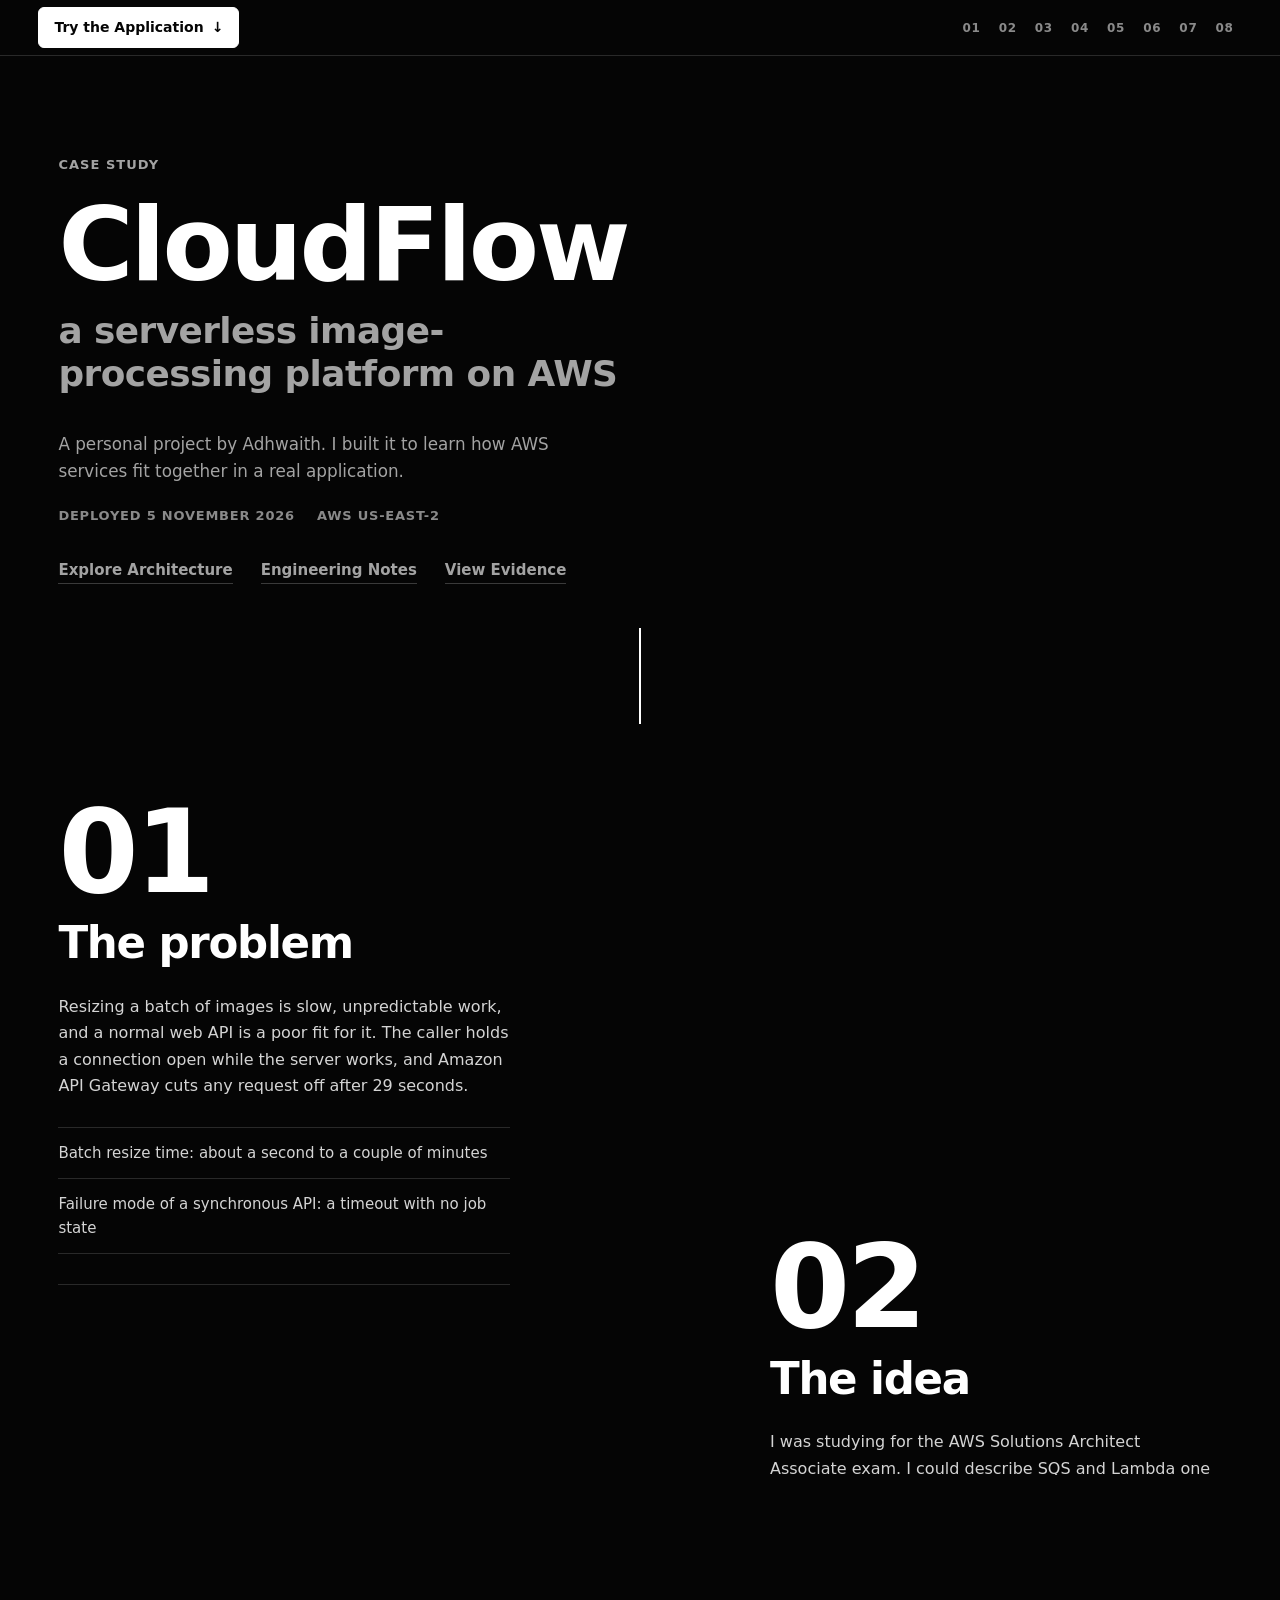
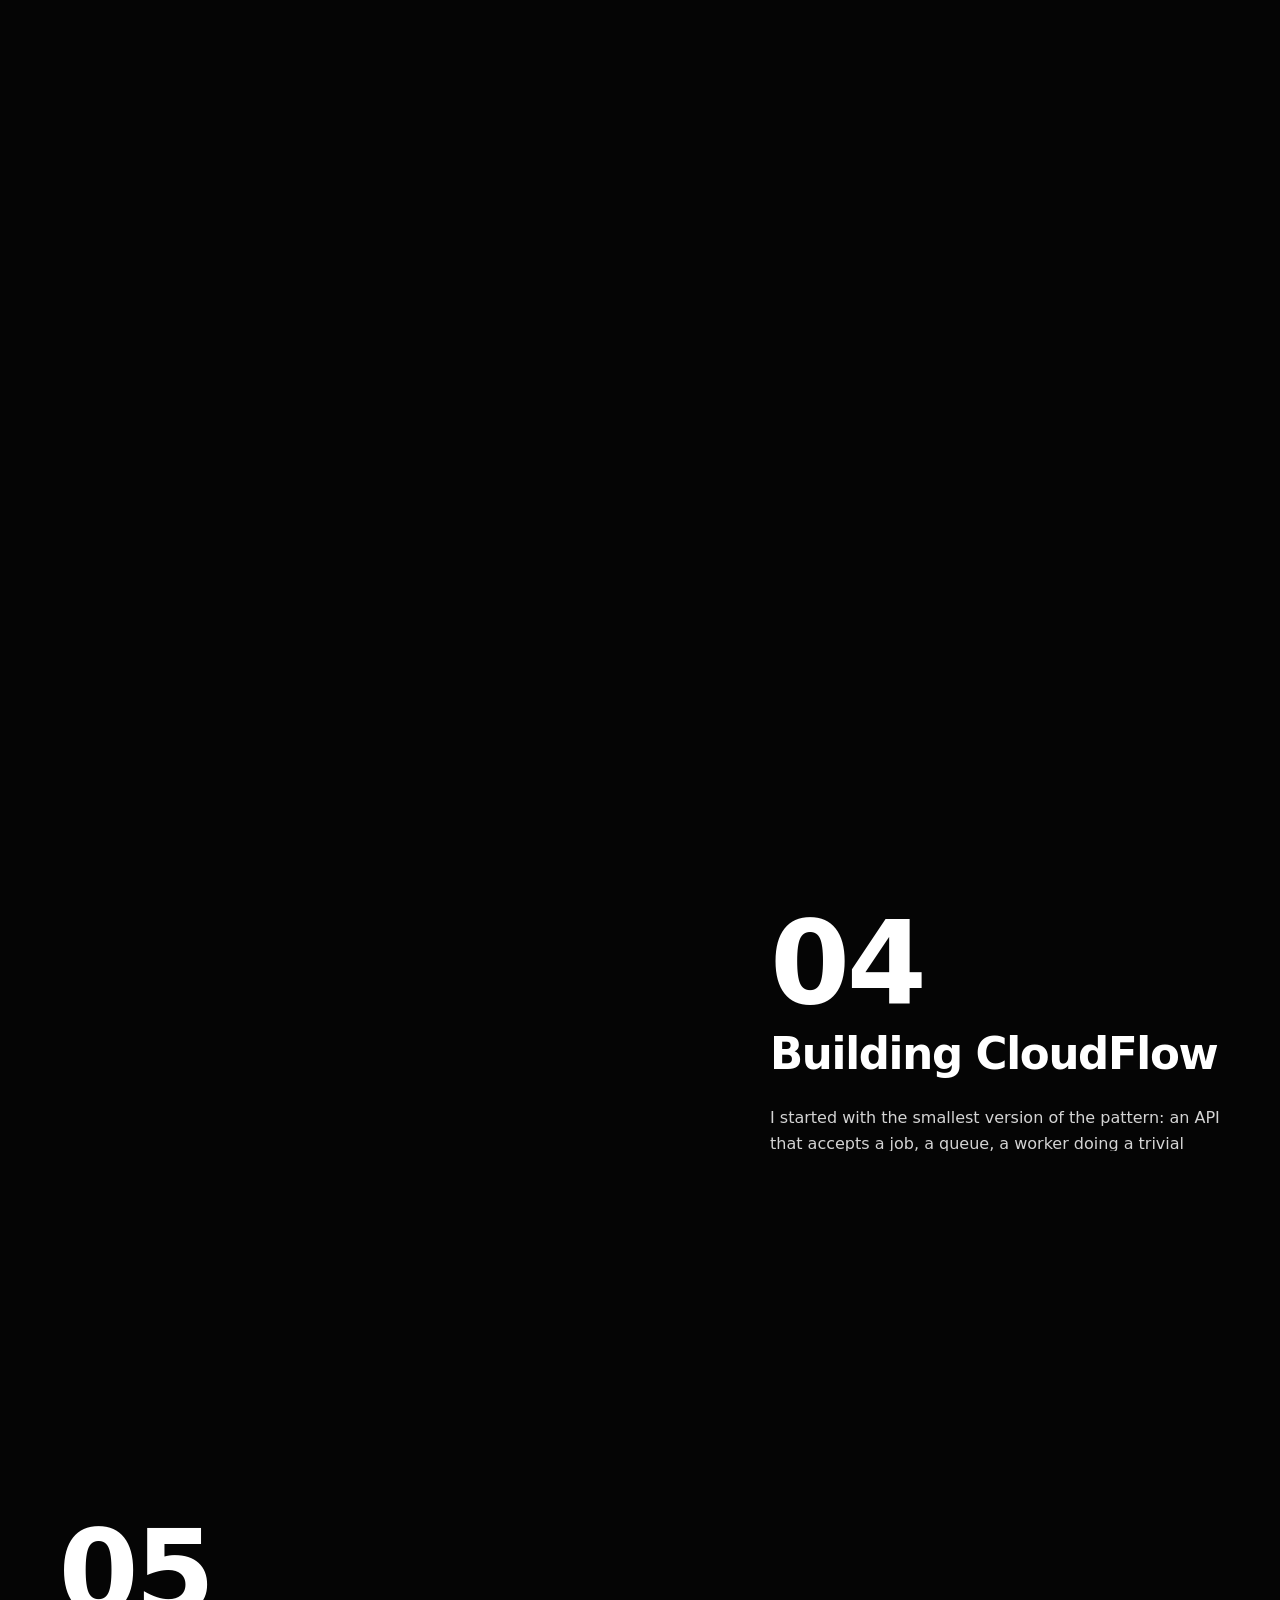
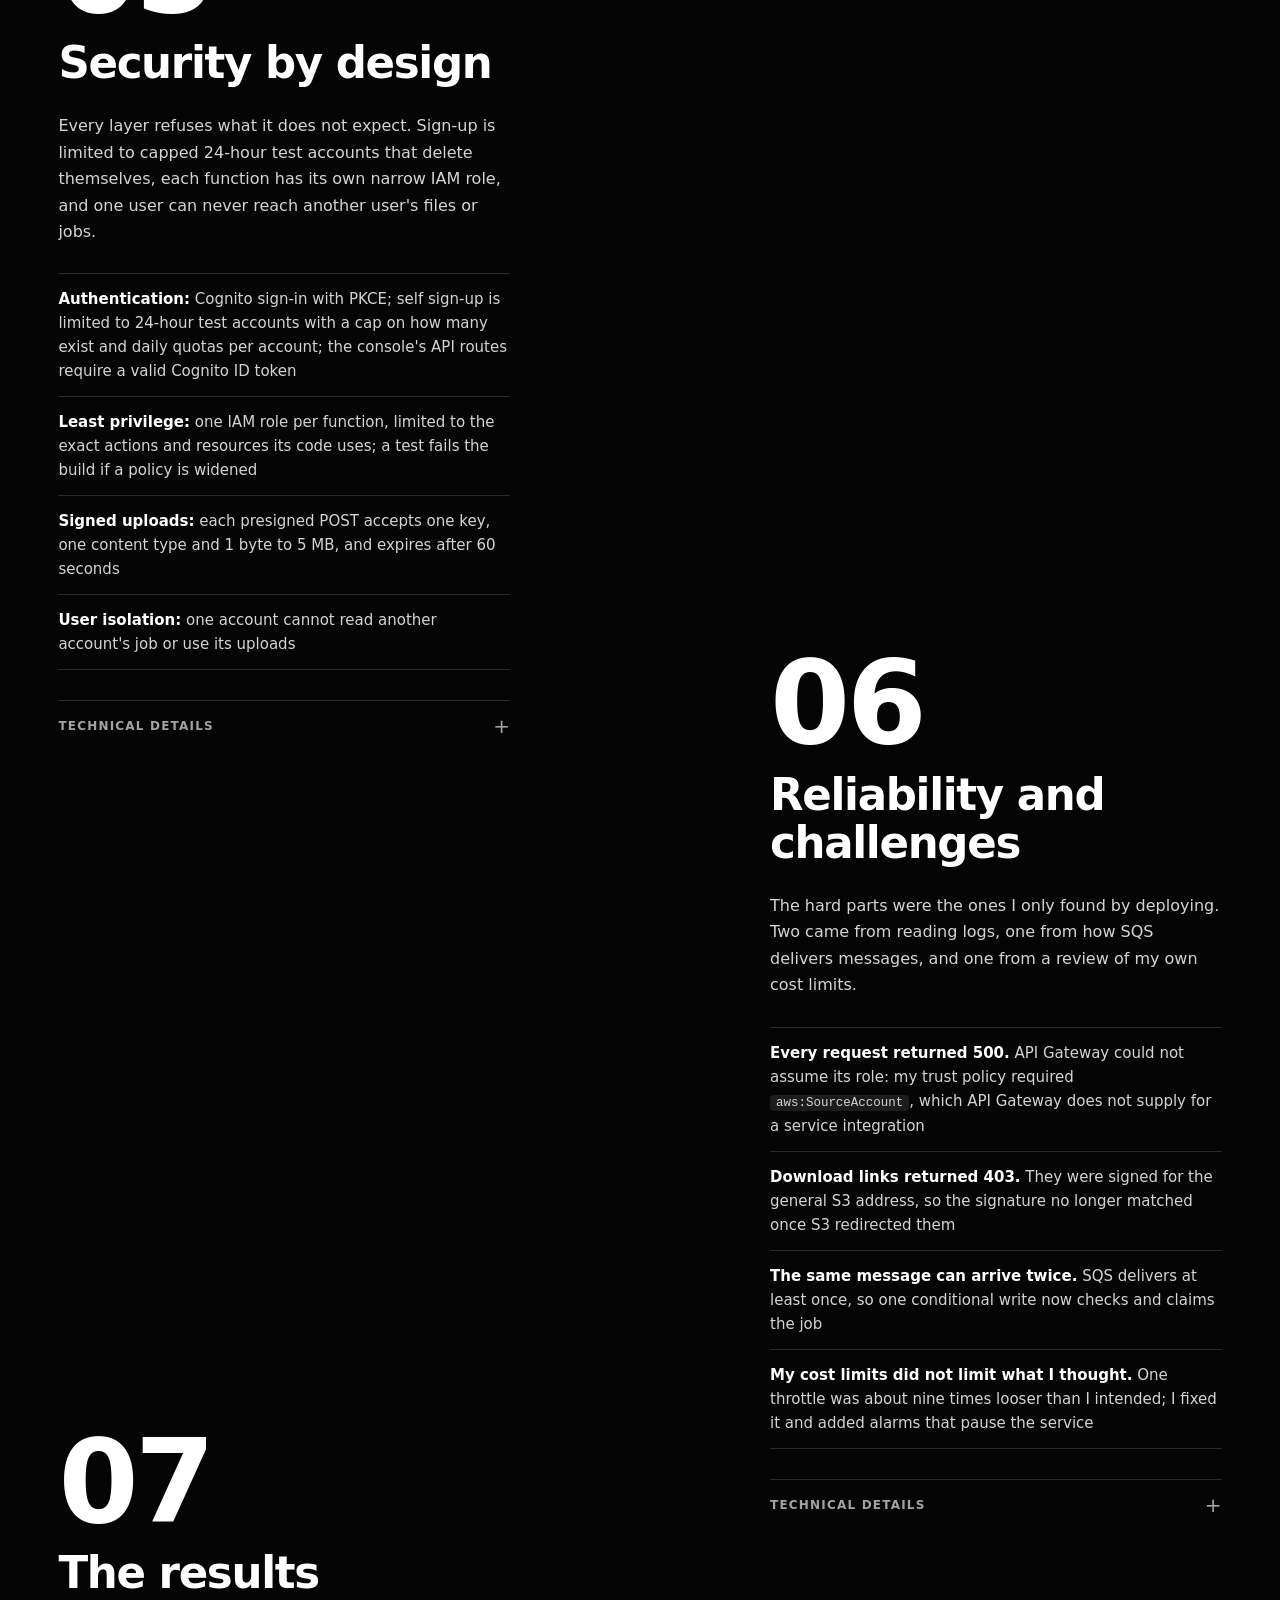
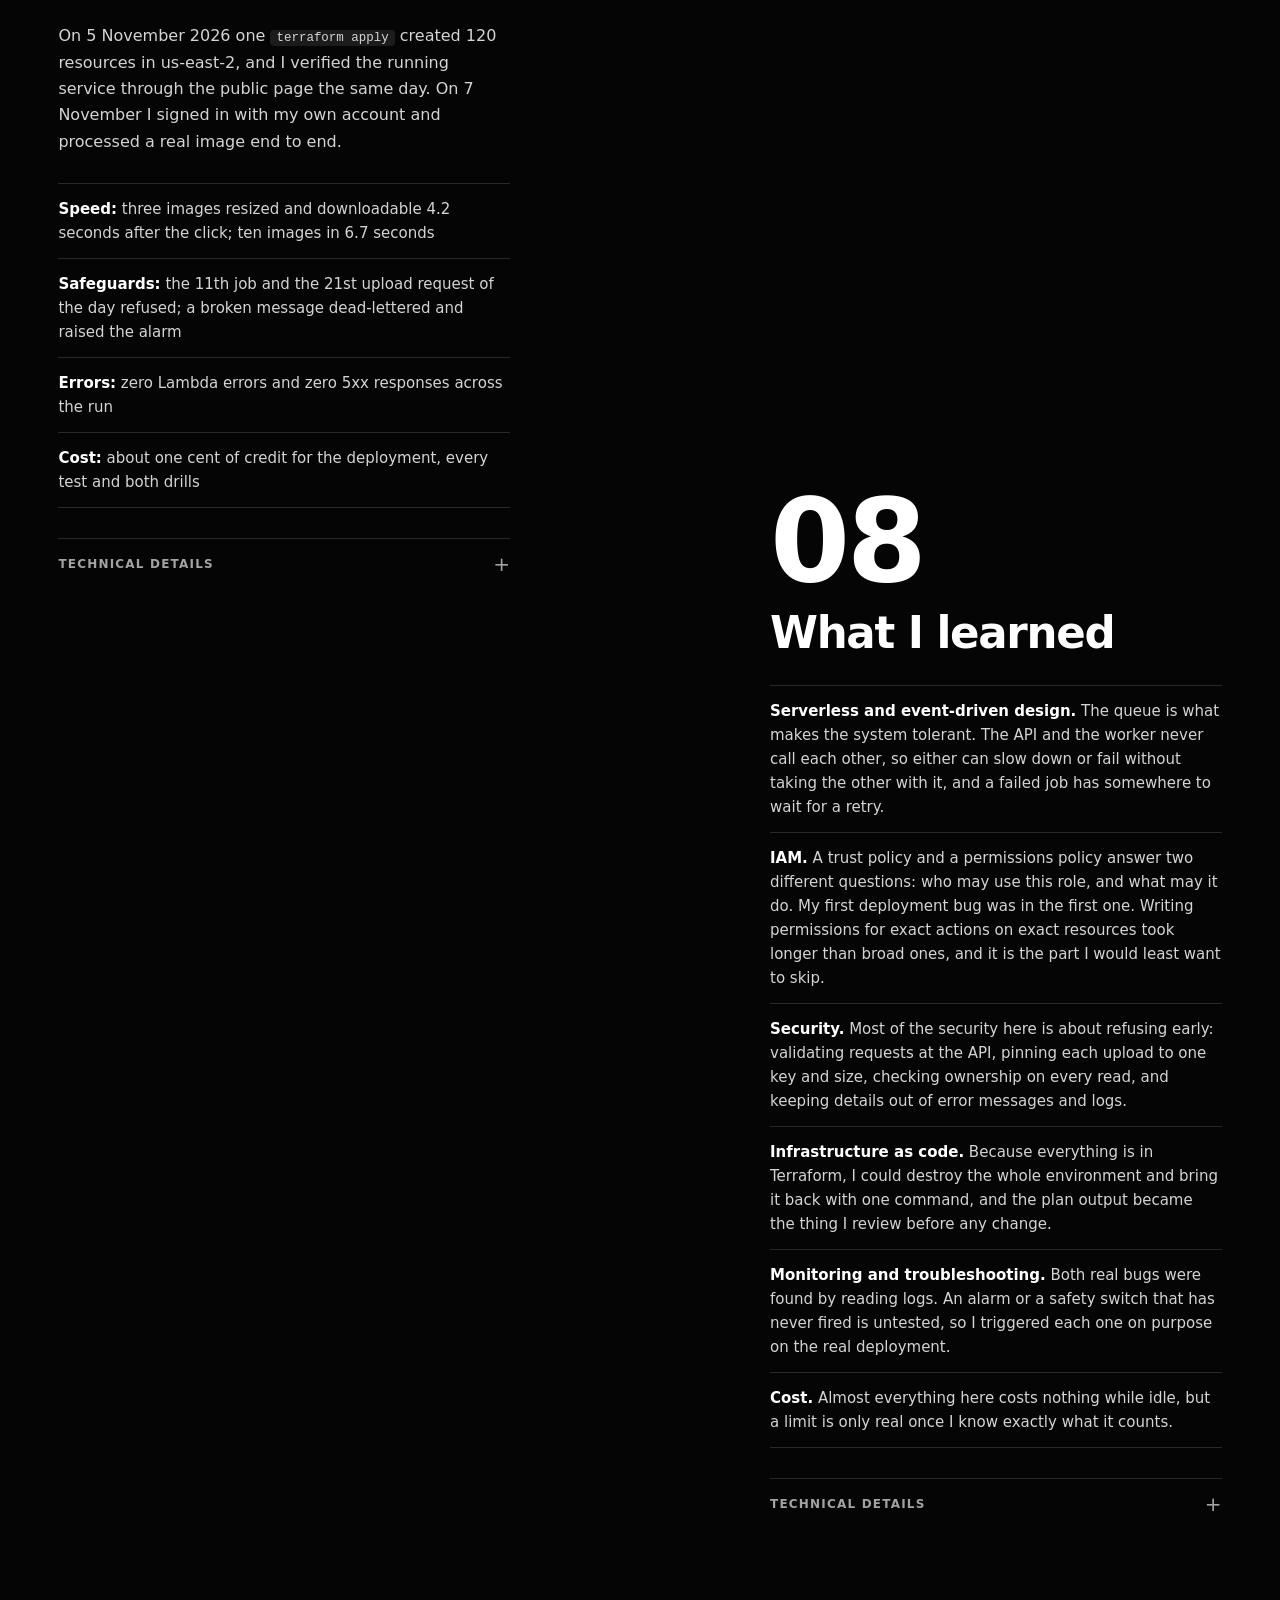
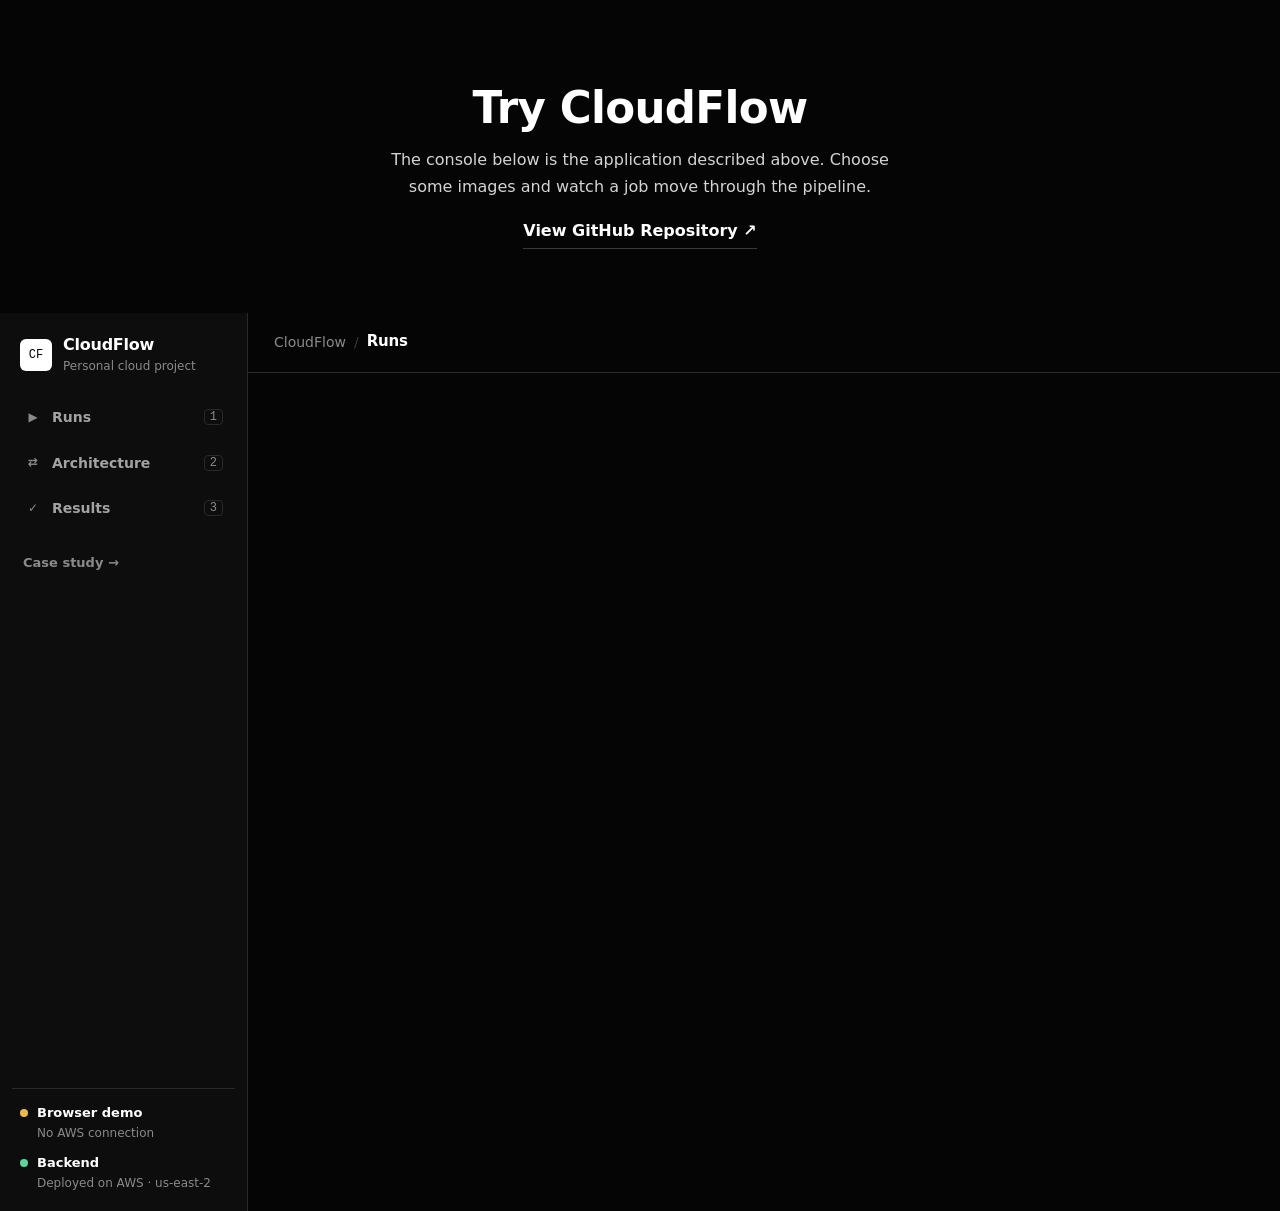
<file: case-study.html>
<!doctype html>
<html lang="en">
<head>
<meta charset="utf-8">
<meta http-equiv="Content-Security-Policy" content="default-src 'self'; base-uri 'none'; object-src 'none'; form-action 'none'; script-src 'self'; style-src 'self' https://fonts.googleapis.com; font-src https://fonts.gstatic.com; img-src 'self' blob: data: https:; connect-src 'self' https:">
<meta name="viewport" content="width=device-width, initial-scale=1, viewport-fit=cover">
<title>CloudFlow: case study</title>
<meta name="description" content="CloudFlow: serverless image processing on AWS. The case study is the start of the main page.">
<link rel="preconnect" href="https://fonts.googleapis.com">
<link rel="preconnect" href="https://fonts.gstatic.com" crossorigin>
<link rel="stylesheet" href="https://fonts.googleapis.com/css2?family=Sora:wght@600;700&family=Manrope:wght@400;500;600;700&family=JetBrains+Mono:wght@400;500&display=swap">
<link rel="icon" href="data:image/svg+xml,%3Csvg xmlns=%27http://www.w3.org/2000/svg%27 viewBox=%270 0 32 32%27%3E%3Crect width=%2732%27 height=%2732%27 rx=%279%27 fill=%27%23ffffff%27/%3E%3C/svg%3E">
<link rel="stylesheet" href="styles.css">

<meta http-equiv="refresh" content="0; url=index.html#story">
</head>
<body class="pg-eng">
<main class="evwrap">
  <a class="back" href="index.html#results">← Back to the console</a>
  <div class="pagehead">
    <span class="badge sim">Case study</span>
  </div>
  <section class="doc"><p>The case study is now the first part of the CloudFlow page, directly above the working application. <a href="index.html#story">Read the case study</a>.</p></section>
</main>
</body>
</html>
</file>
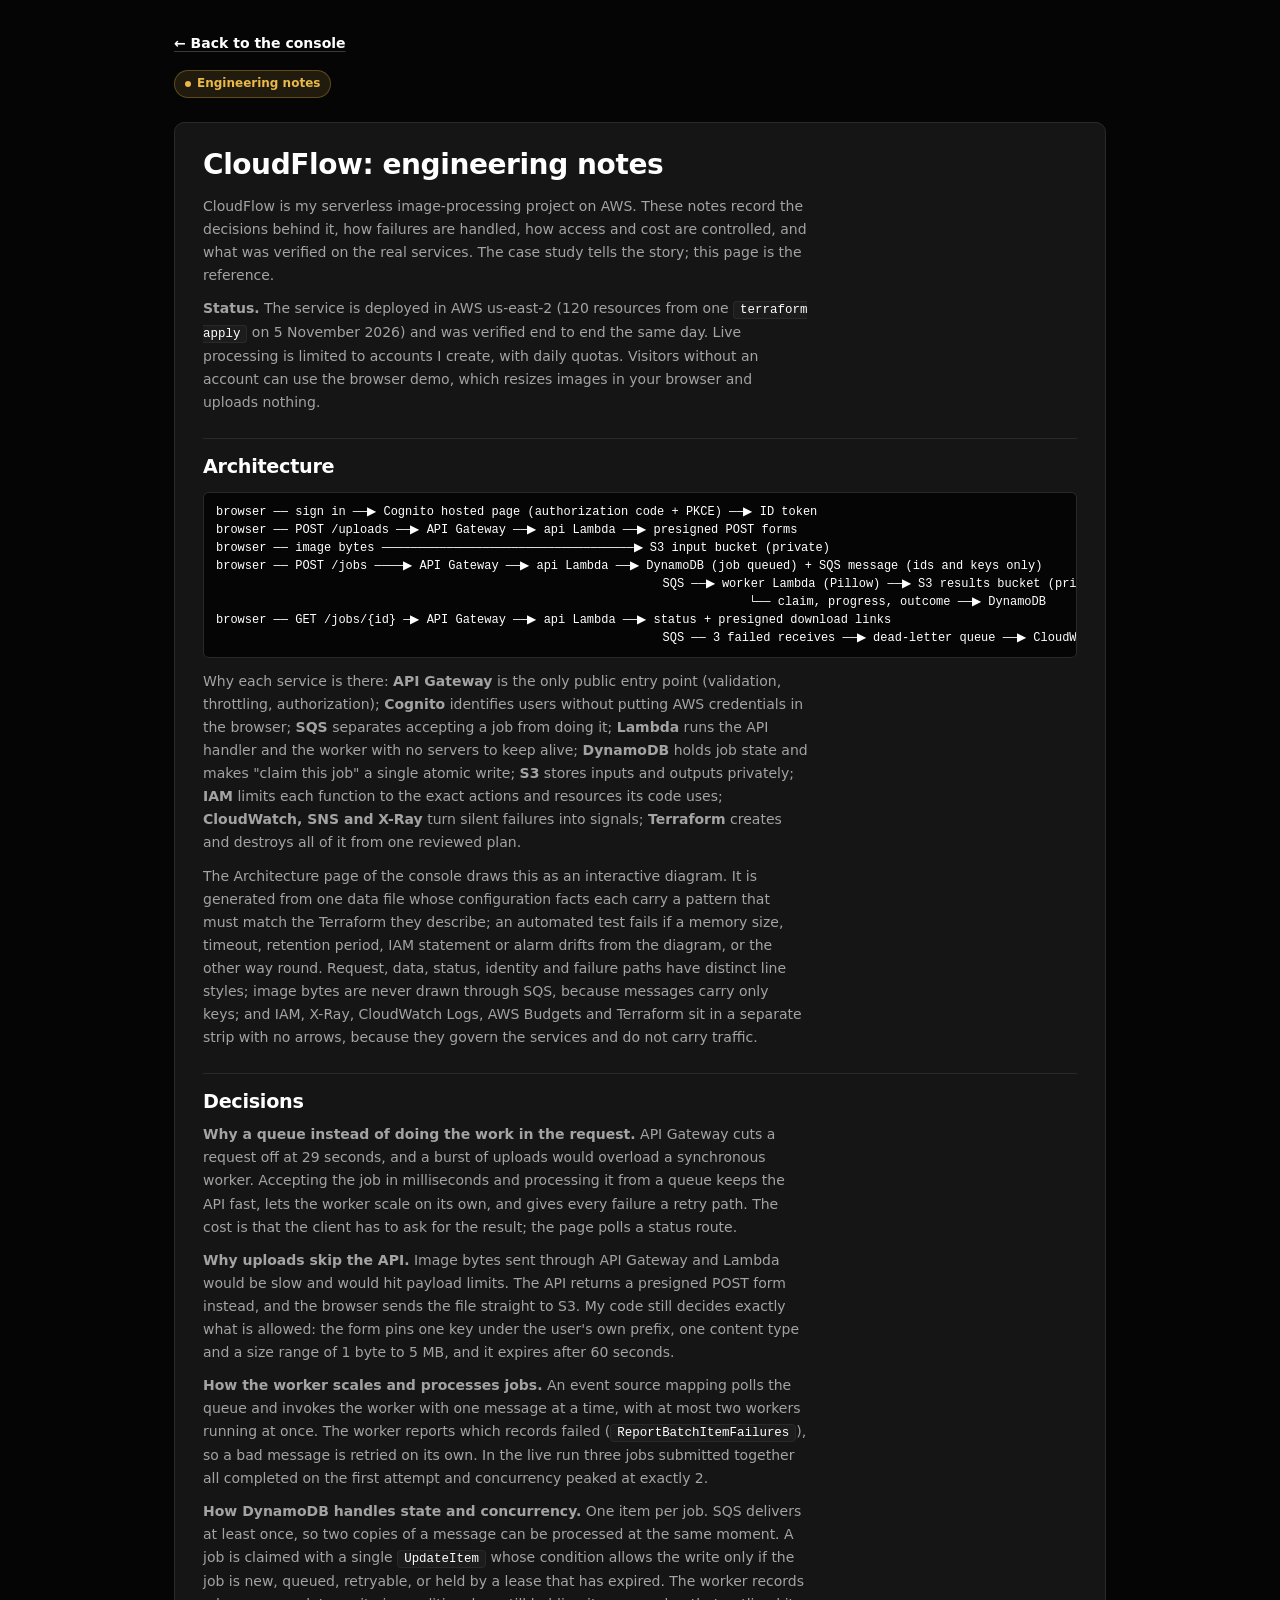
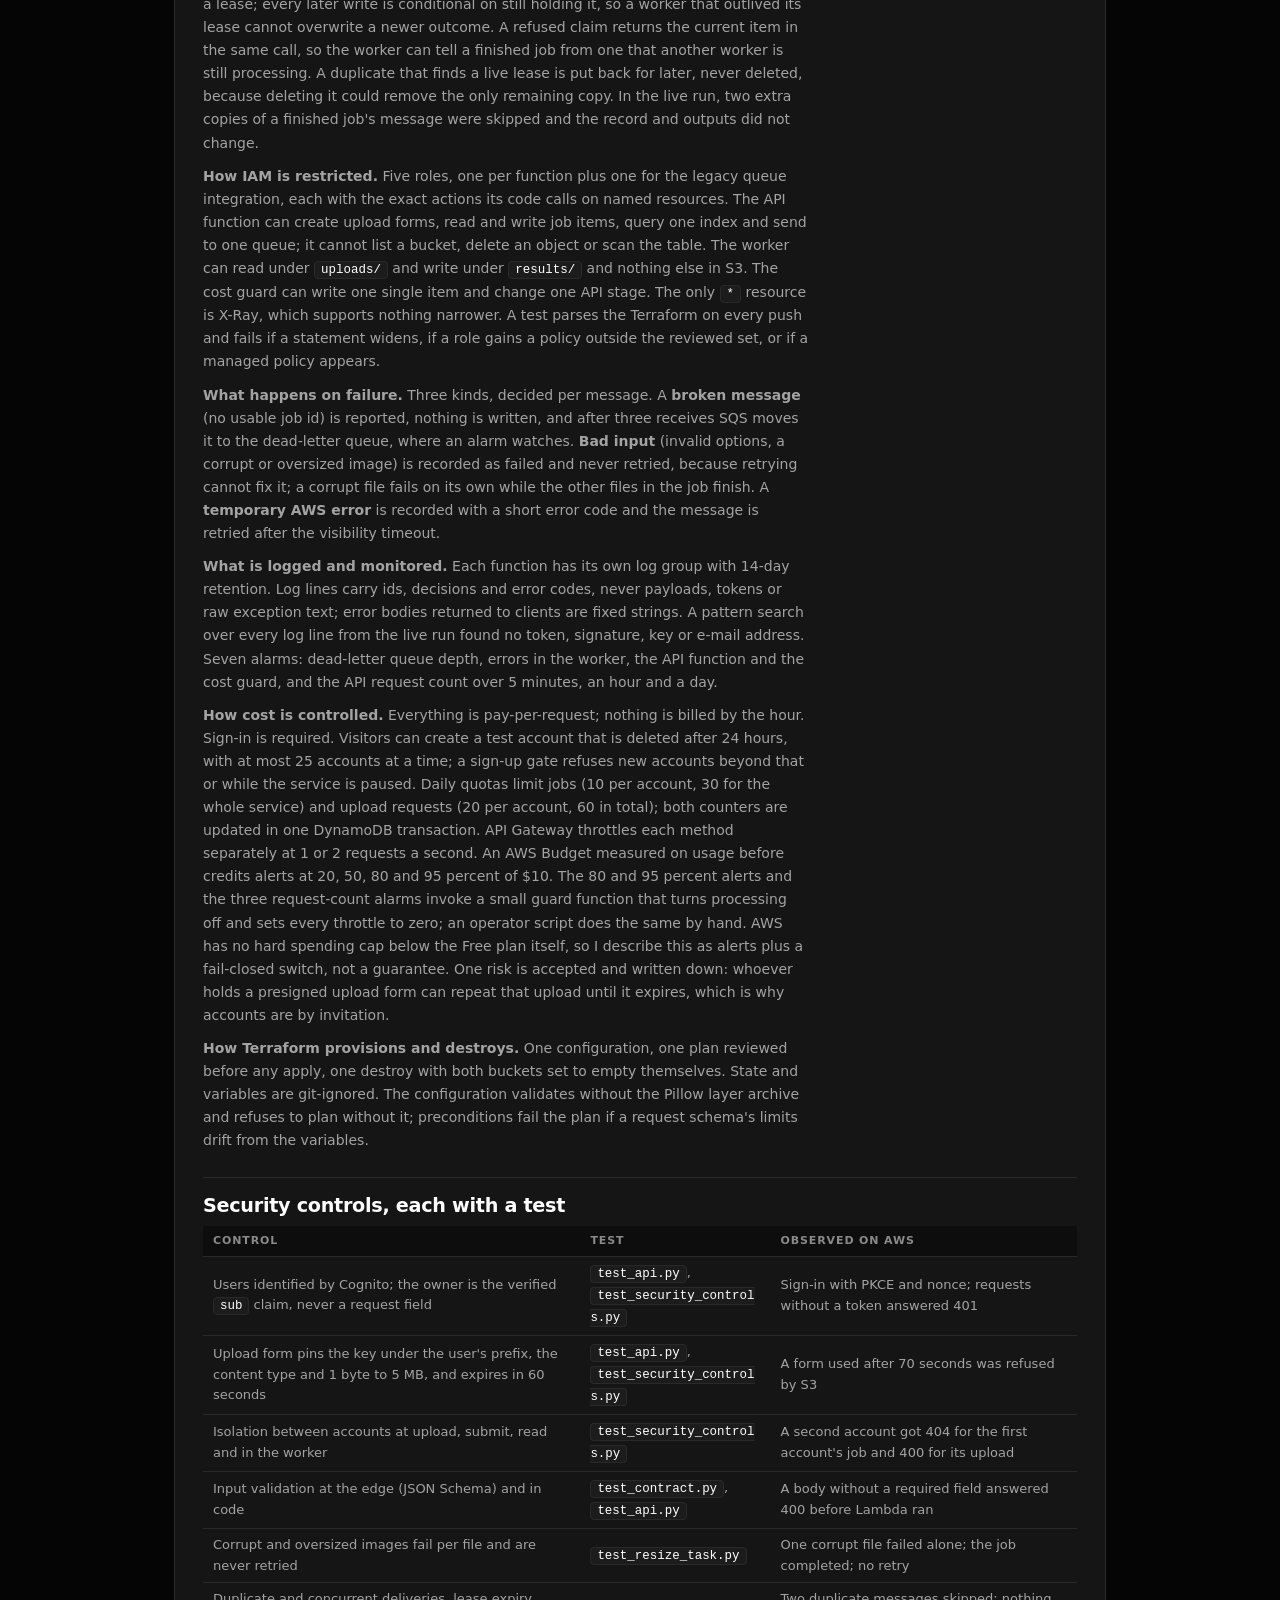
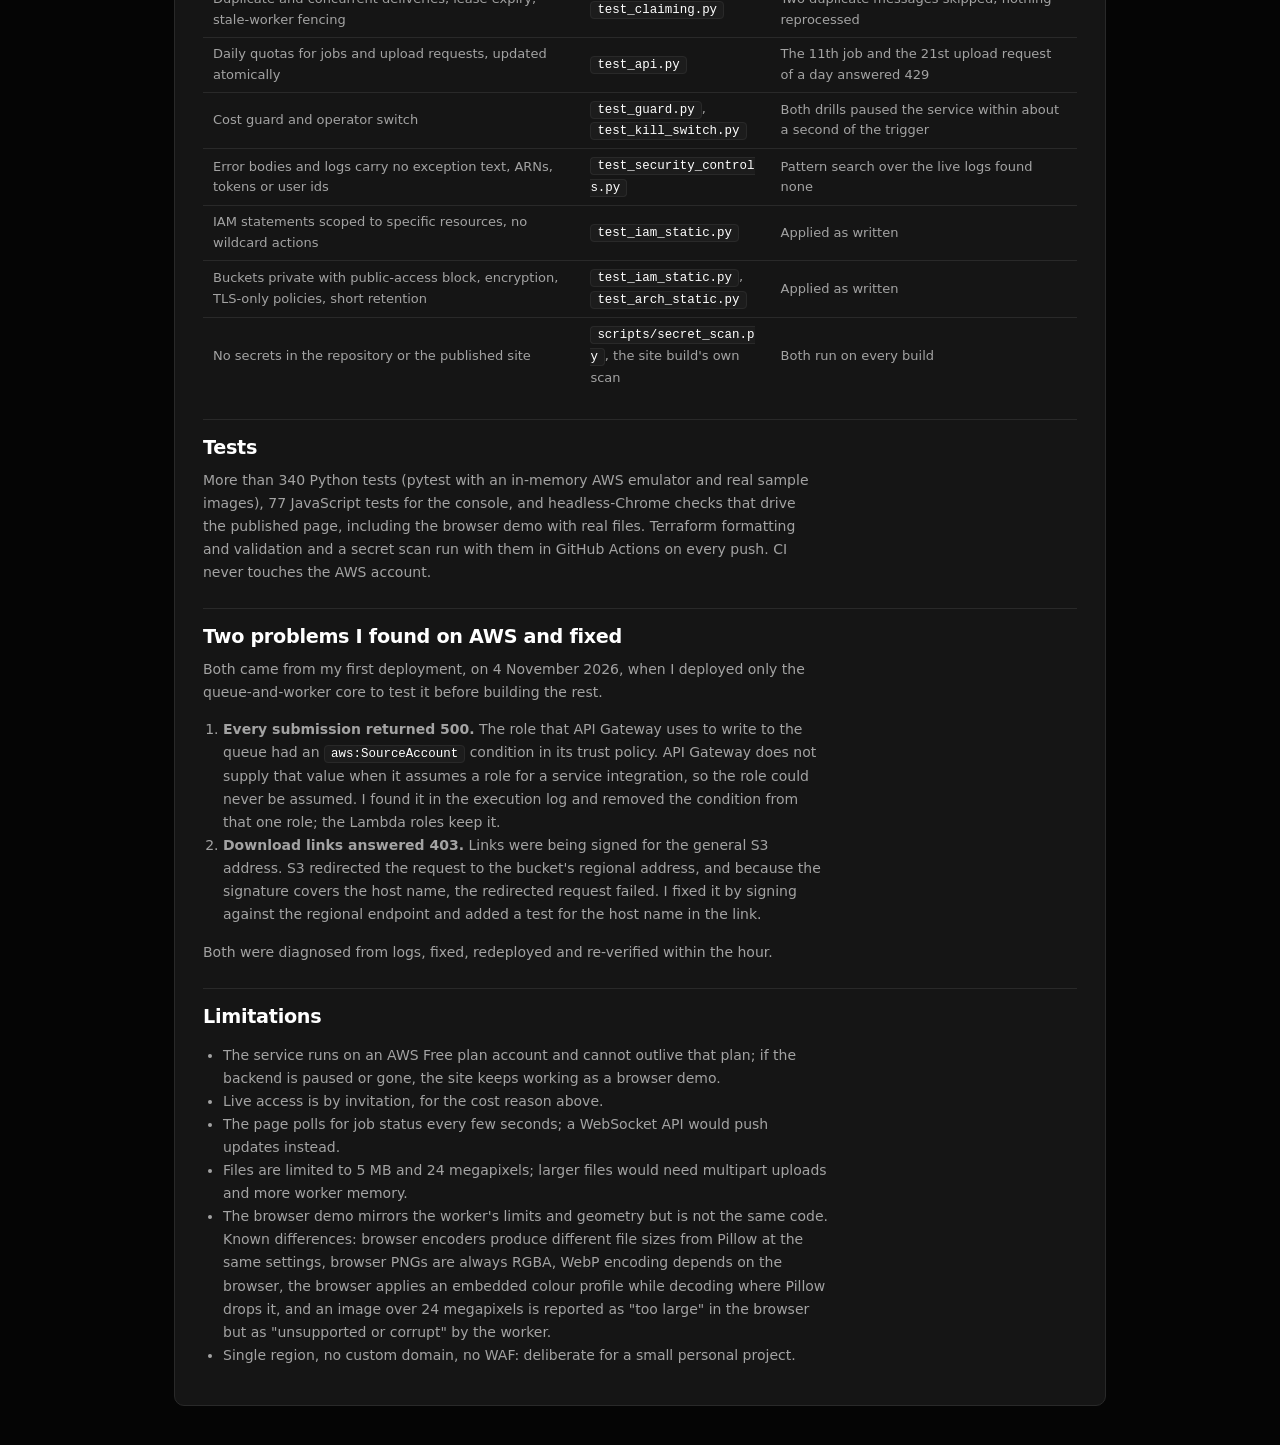
<file: engineering.html>
<!doctype html>
<html lang="en">
<head>
<meta charset="utf-8">
<meta http-equiv="Content-Security-Policy" content="default-src 'self'; base-uri 'none'; object-src 'none'; form-action 'none'; script-src 'self'; style-src 'self' https://fonts.googleapis.com; font-src https://fonts.gstatic.com; img-src 'self' blob: data: https:; connect-src 'self' https:">
<meta name="viewport" content="width=device-width, initial-scale=1, viewport-fit=cover">
<title>CloudFlow: engineering notes</title>
<meta name="description" content="CloudFlow: serverless image processing on AWS. Architecture decisions, failure handling, monitoring, IAM, Terraform lifecycle, tests, the two real AWS problems, and limitations of the CloudFlow platform.">
<link rel="preconnect" href="https://fonts.googleapis.com">
<link rel="preconnect" href="https://fonts.gstatic.com" crossorigin>
<link rel="stylesheet" href="https://fonts.googleapis.com/css2?family=Sora:wght@600;700&family=Manrope:wght@400;500;600;700&family=JetBrains+Mono:wght@400;500&display=swap">
<link rel="icon" href="data:image/svg+xml,%3Csvg xmlns=%27http://www.w3.org/2000/svg%27 viewBox=%270 0 32 32%27%3E%3Crect width=%2732%27 height=%2732%27 rx=%279%27 fill=%27%23ffffff%27/%3E%3C/svg%3E">
<link rel="stylesheet" href="styles.css">

</head>
<body class="pg-eng">
<main class="evwrap">
  <a class="back" href="index.html#results">← Back to the console</a>
  <div class="pagehead">
    <span class="badge sim">Engineering notes</span>
  </div>
  <section class="doc"><h1>CloudFlow: engineering notes</h1>
<p>CloudFlow is my serverless image-processing project on AWS. These notes record the decisions behind it, how failures are handled, how access and cost are controlled, and what was verified on the real services. The case study tells the story; this page is the reference.</p>
<p><strong>Status.</strong> The service is deployed in AWS us-east-2 (120 resources from one <code>terraform apply</code> on 5 November 2026) and was verified end to end the same day. Live processing is limited to accounts I create, with daily quotas. Visitors without an account can use the browser demo, which resizes images in your browser and uploads nothing.</p>
<h2>Architecture</h2>
<div class="codeblock"><pre>browser ── sign in ──▶ Cognito hosted page (authorization code + PKCE) ──▶ ID token
browser ── POST /uploads ──▶ API Gateway ──▶ api Lambda ──▶ presigned POST forms
browser ── image bytes ───────────────────────────────────▶ S3 input bucket (private)
browser ── POST /jobs ────▶ API Gateway ──▶ api Lambda ──▶ DynamoDB (job queued) + SQS message (ids and keys only)
                                                              SQS ──▶ worker Lambda (Pillow) ──▶ S3 results bucket (private)
                                                                          └── claim, progress, outcome ──▶ DynamoDB
browser ── GET /jobs/{id} ─▶ API Gateway ──▶ api Lambda ──▶ status + presigned download links
                                                              SQS ── 3 failed receives ──▶ dead-letter queue ──▶ CloudWatch alarm ──▶ SNS</pre></div>
<p>Why each service is there: <strong>API Gateway</strong> is the only public entry point (validation, throttling, authorization); <strong>Cognito</strong> identifies users without putting AWS credentials in the browser; <strong>SQS</strong> separates accepting a job from doing it; <strong>Lambda</strong> runs the API handler and the worker with no servers to keep alive; <strong>DynamoDB</strong> holds job state and makes "claim this job" a single atomic write; <strong>S3</strong> stores inputs and outputs privately; <strong>IAM</strong> limits each function to the exact actions and resources its code uses; <strong>CloudWatch, SNS and X-Ray</strong> turn silent failures into signals; <strong>Terraform</strong> creates and destroys all of it from one reviewed plan.</p>
<p>The Architecture page of the console draws this as an interactive diagram. It is generated from one data file whose configuration facts each carry a pattern that must match the Terraform they describe; an automated test fails if a memory size, timeout, retention period, IAM statement or alarm drifts from the diagram, or the other way round. Request, data, status, identity and failure paths have distinct line styles; image bytes are never drawn through SQS, because messages carry only keys; and IAM, X-Ray, CloudWatch Logs, AWS Budgets and Terraform sit in a separate strip with no arrows, because they govern the services and do not carry traffic.</p>
<h2>Decisions</h2>
<p><strong>Why a queue instead of doing the work in the request.</strong> API Gateway cuts a request off at 29 seconds, and a burst of uploads would overload a synchronous worker. Accepting the job in milliseconds and processing it from a queue keeps the API fast, lets the worker scale on its own, and gives every failure a retry path. The cost is that the client has to ask for the result; the page polls a status route.</p>
<p><strong>Why uploads skip the API.</strong> Image bytes sent through API Gateway and Lambda would be slow and would hit payload limits. The API returns a presigned POST form instead, and the browser sends the file straight to S3. My code still decides exactly what is allowed: the form pins one key under the user's own prefix, one content type and a size range of 1 byte to 5 MB, and it expires after 60 seconds.</p>
<p><strong>How the worker scales and processes jobs.</strong> An event source mapping polls the queue and invokes the worker with one message at a time, with at most two workers running at once. The worker reports which records failed (<code>ReportBatchItemFailures</code>), so a bad message is retried on its own. In the live run three jobs submitted together all completed on the first attempt and concurrency peaked at exactly 2.</p>
<p><strong>How DynamoDB handles state and concurrency.</strong> One item per job. SQS delivers at least once, so two copies of a message can be processed at the same moment. A job is claimed with a single <code>UpdateItem</code> whose condition allows the write only if the job is new, queued, retryable, or held by a lease that has expired. The worker records a lease; every later write is conditional on still holding it, so a worker that outlived its lease cannot overwrite a newer outcome. A refused claim returns the current item in the same call, so the worker can tell a finished job from one that another worker is still processing. A duplicate that finds a live lease is put back for later, never deleted, because deleting it could remove the only remaining copy. In the live run, two extra copies of a finished job's message were skipped and the record and outputs did not change.</p>
<p><strong>How IAM is restricted.</strong> Five roles, one per function plus one for the legacy queue integration, each with the exact actions its code calls on named resources. The API function can create upload forms, read and write job items, query one index and send to one queue; it cannot list a bucket, delete an object or scan the table. The worker can read under <code>uploads/</code> and write under <code>results/</code> and nothing else in S3. The cost guard can write one single item and change one API stage. The only <code>*</code> resource is X-Ray, which supports nothing narrower. A test parses the Terraform on every push and fails if a statement widens, if a role gains a policy outside the reviewed set, or if a managed policy appears.</p>
<p><strong>What happens on failure.</strong> Three kinds, decided per message. A <strong>broken message</strong> (no usable job id) is reported, nothing is written, and after three receives SQS moves it to the dead-letter queue, where an alarm watches. <strong>Bad input</strong> (invalid options, a corrupt or oversized image) is recorded as failed and never retried, because retrying cannot fix it; a corrupt file fails on its own while the other files in the job finish. A <strong>temporary AWS error</strong> is recorded with a short error code and the message is retried after the visibility timeout.</p>
<p><strong>What is logged and monitored.</strong> Each function has its own log group with 14-day retention. Log lines carry ids, decisions and error codes, never payloads, tokens or raw exception text; error bodies returned to clients are fixed strings. A pattern search over every log line from the live run found no token, signature, key or e-mail address. Seven alarms: dead-letter queue depth, errors in the worker, the API function and the cost guard, and the API request count over 5 minutes, an hour and a day.</p>
<p><strong>How cost is controlled.</strong> Everything is pay-per-request; nothing is billed by the hour. Sign-in is required. Visitors can create a test account that is deleted after 24 hours, with at most 25 accounts at a time; a sign-up gate refuses new accounts beyond that or while the service is paused. Daily quotas limit jobs (10 per account, 30 for the whole service) and upload requests (20 per account, 60 in total); both counters are updated in one DynamoDB transaction. API Gateway throttles each method separately at 1 or 2 requests a second. An AWS Budget measured on usage before credits alerts at 20, 50, 80 and 95 percent of $10. The 80 and 95 percent alerts and the three request-count alarms invoke a small guard function that turns processing off and sets every throttle to zero; an operator script does the same by hand. AWS has no hard spending cap below the Free plan itself, so I describe this as alerts plus a fail-closed switch, not a guarantee. One risk is accepted and written down: whoever holds a presigned upload form can repeat that upload until it expires, which is why accounts are by invitation.</p>
<p><strong>How Terraform provisions and destroys.</strong> One configuration, one plan reviewed before any apply, one destroy with both buckets set to empty themselves. State and variables are git-ignored. The configuration validates without the Pillow layer archive and refuses to plan without it; preconditions fail the plan if a request schema's limits drift from the variables.</p>
<h2>Security controls, each with a test</h2>
<div class="tablewrap"><table><thead><tr><th>Control</th><th>Test</th><th>Observed on AWS</th></tr></thead><tbody><tr><td>Users identified by Cognito; the owner is the verified <code>sub</code> claim, never a request field</td><td><code>test_api.py</code>, <code>test_security_controls.py</code></td><td>Sign-in with PKCE and nonce; requests without a token answered 401</td></tr><tr><td>Upload form pins the key under the user's prefix, the content type and 1 byte to 5 MB, and expires in 60 seconds</td><td><code>test_api.py</code>, <code>test_security_controls.py</code></td><td>A form used after 70 seconds was refused by S3</td></tr><tr><td>Isolation between accounts at upload, submit, read and in the worker</td><td><code>test_security_controls.py</code></td><td>A second account got 404 for the first account's job and 400 for its upload</td></tr><tr><td>Input validation at the edge (JSON Schema) and in code</td><td><code>test_contract.py</code>, <code>test_api.py</code></td><td>A body without a required field answered 400 before Lambda ran</td></tr><tr><td>Corrupt and oversized images fail per file and are never retried</td><td><code>test_resize_task.py</code></td><td>One corrupt file failed alone; the job completed; no retry</td></tr><tr><td>Duplicate and concurrent deliveries, lease expiry, stale-worker fencing</td><td><code>test_claiming.py</code></td><td>Two duplicate messages skipped; nothing reprocessed</td></tr><tr><td>Daily quotas for jobs and upload requests, updated atomically</td><td><code>test_api.py</code></td><td>The 11th job and the 21st upload request of a day answered 429</td></tr><tr><td>Cost guard and operator switch</td><td><code>test_guard.py</code>, <code>test_kill_switch.py</code></td><td>Both drills paused the service within about a second of the trigger</td></tr><tr><td>Error bodies and logs carry no exception text, ARNs, tokens or user ids</td><td><code>test_security_controls.py</code></td><td>Pattern search over the live logs found none</td></tr><tr><td>IAM statements scoped to specific resources, no wildcard actions</td><td><code>test_iam_static.py</code></td><td>Applied as written</td></tr><tr><td>Buckets private with public-access block, encryption, TLS-only policies, short retention</td><td><code>test_iam_static.py</code>, <code>test_arch_static.py</code></td><td>Applied as written</td></tr><tr><td>No secrets in the repository or the published site</td><td><code>scripts/secret_scan.py</code>, the site build's own scan</td><td>Both run on every build</td></tr></tbody></table></div>
<h2>Tests</h2>
<p>More than 340 Python tests (pytest with an in-memory AWS emulator and real sample images), 77 JavaScript tests for the console, and headless-Chrome checks that drive the published page, including the browser demo with real files. Terraform formatting and validation and a secret scan run with them in GitHub Actions on every push. CI never touches the AWS account.</p>
<h2>Two problems I found on AWS and fixed</h2>
<p>Both came from my first deployment, on 4 November 2026, when I deployed only the queue-and-worker core to test it before building the rest.</p>
<ol><li><strong>Every submission returned 500.</strong> The role that API Gateway uses to write to the queue had an <code>aws:SourceAccount</code> condition in its trust policy. API Gateway does not supply that value when it assumes a role for a service integration, so the role could never be assumed. I found it in the execution log and removed the condition from that one role; the Lambda roles keep it.</li><li><strong>Download links answered 403.</strong> Links were being signed for the general S3 address. S3 redirected the request to the bucket's regional address, and because the signature covers the host name, the redirected request failed. I fixed it by signing against the regional endpoint and added a test for the host name in the link.</li></ol>
<p>Both were diagnosed from logs, fixed, redeployed and re-verified within the hour.</p>
<h2>Limitations</h2>
<ul><li>The service runs on an AWS Free plan account and cannot outlive that plan; if the backend is paused or gone, the site keeps working as a browser demo.</li><li>Live access is by invitation, for the cost reason above.</li><li>The page polls for job status every few seconds; a WebSocket API would push updates instead.</li><li>Files are limited to 5 MB and 24 megapixels; larger files would need multipart uploads and more worker memory.</li><li>The browser demo mirrors the worker's limits and geometry but is not the same code. Known differences: browser encoders produce different file sizes from Pillow at the same settings, browser PNGs are always RGBA, WebP encoding depends on the browser, the browser applies an embedded colour profile while decoding where Pillow drops it, and an image over 24 megapixels is reported as "too large" in the browser but as "unsupported or corrupt" by the worker.</li><li>Single region, no custom domain, no WAF: deliberate for a small personal project.</li></ul></section>
</main>
</body>
</html>
</file>
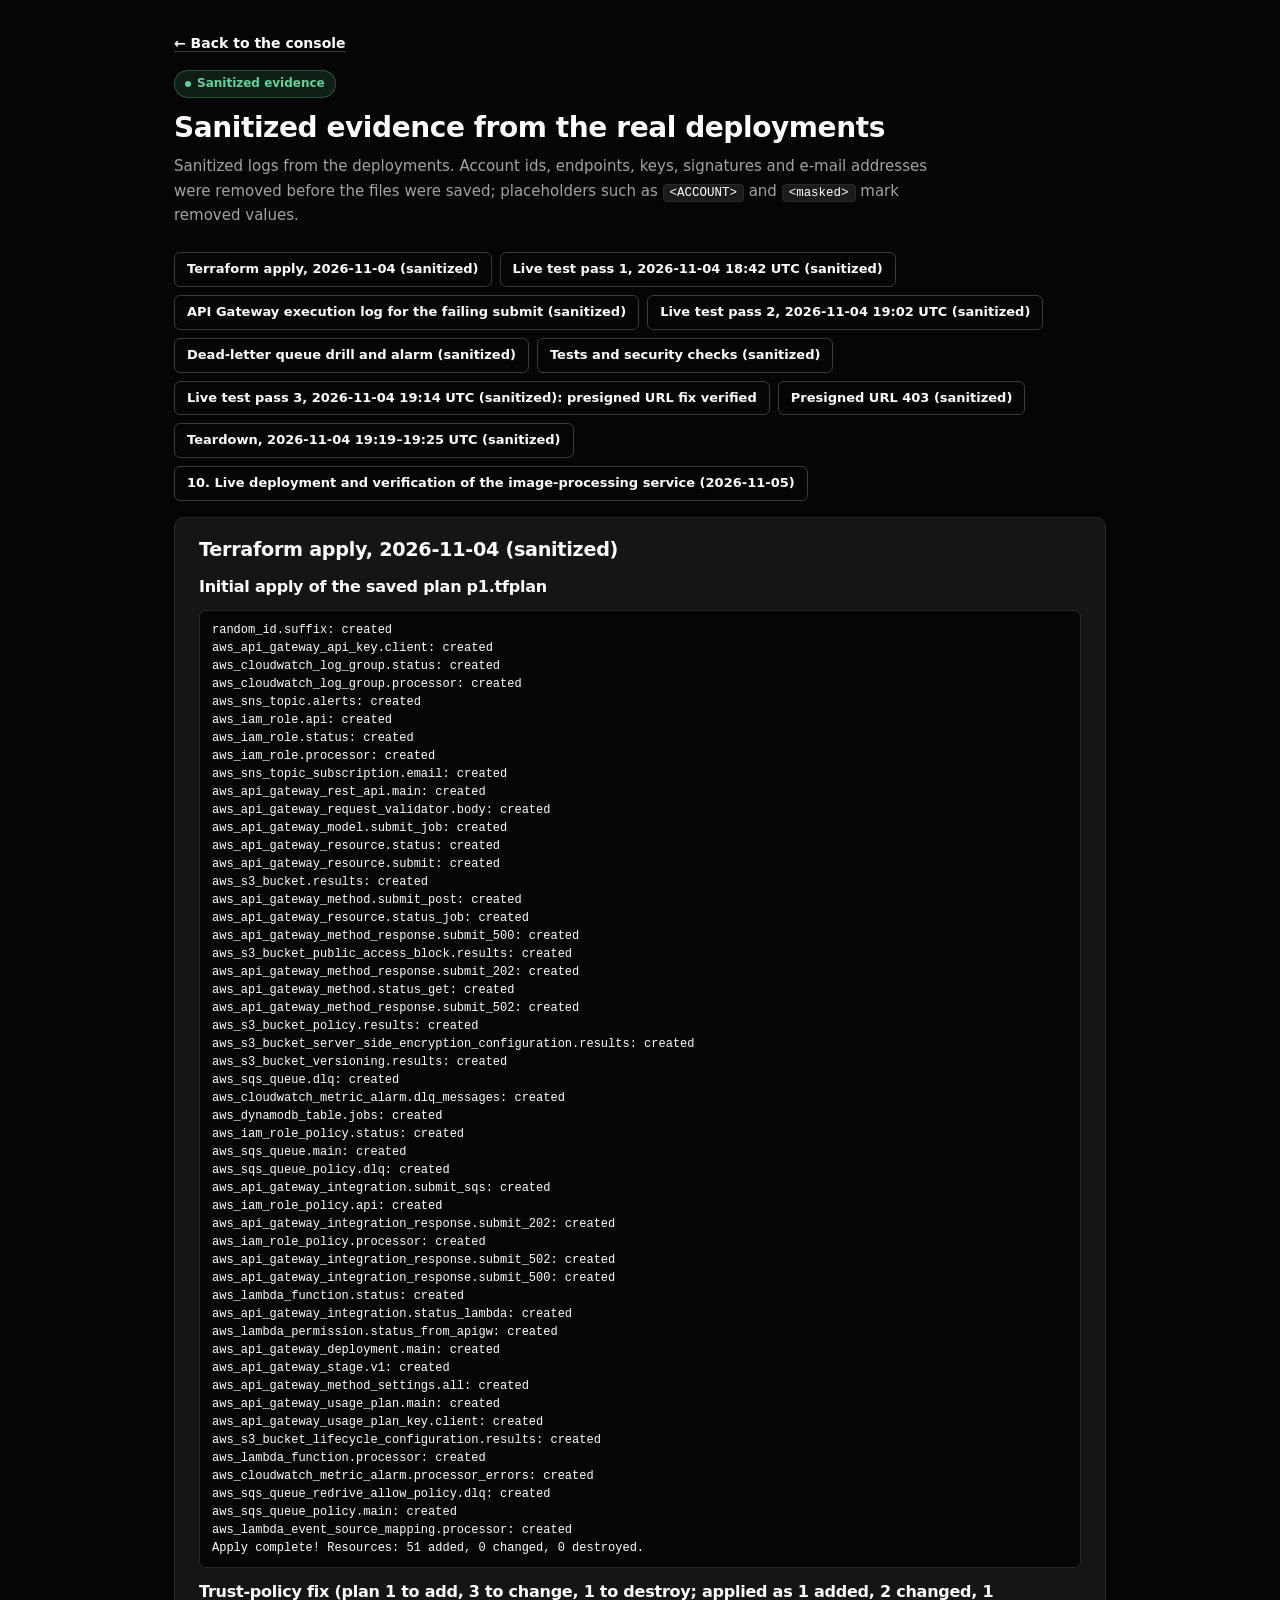
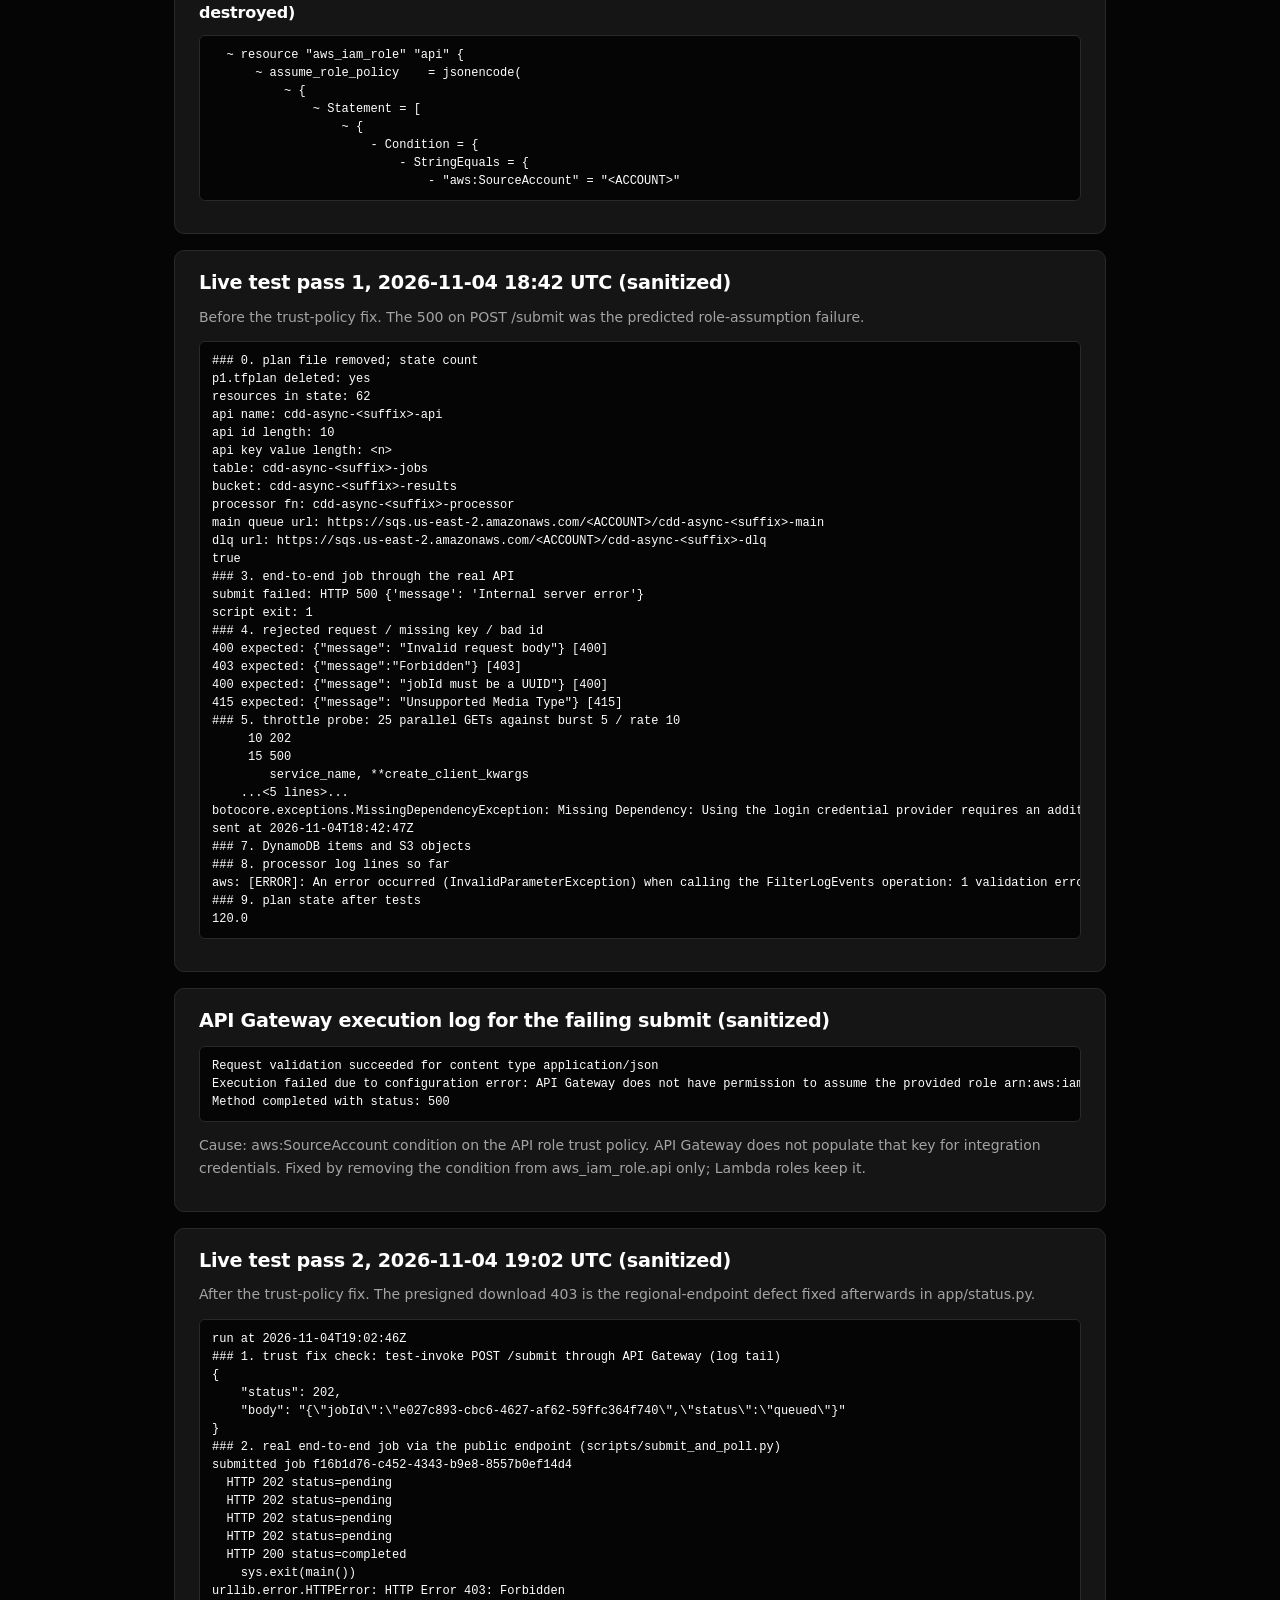
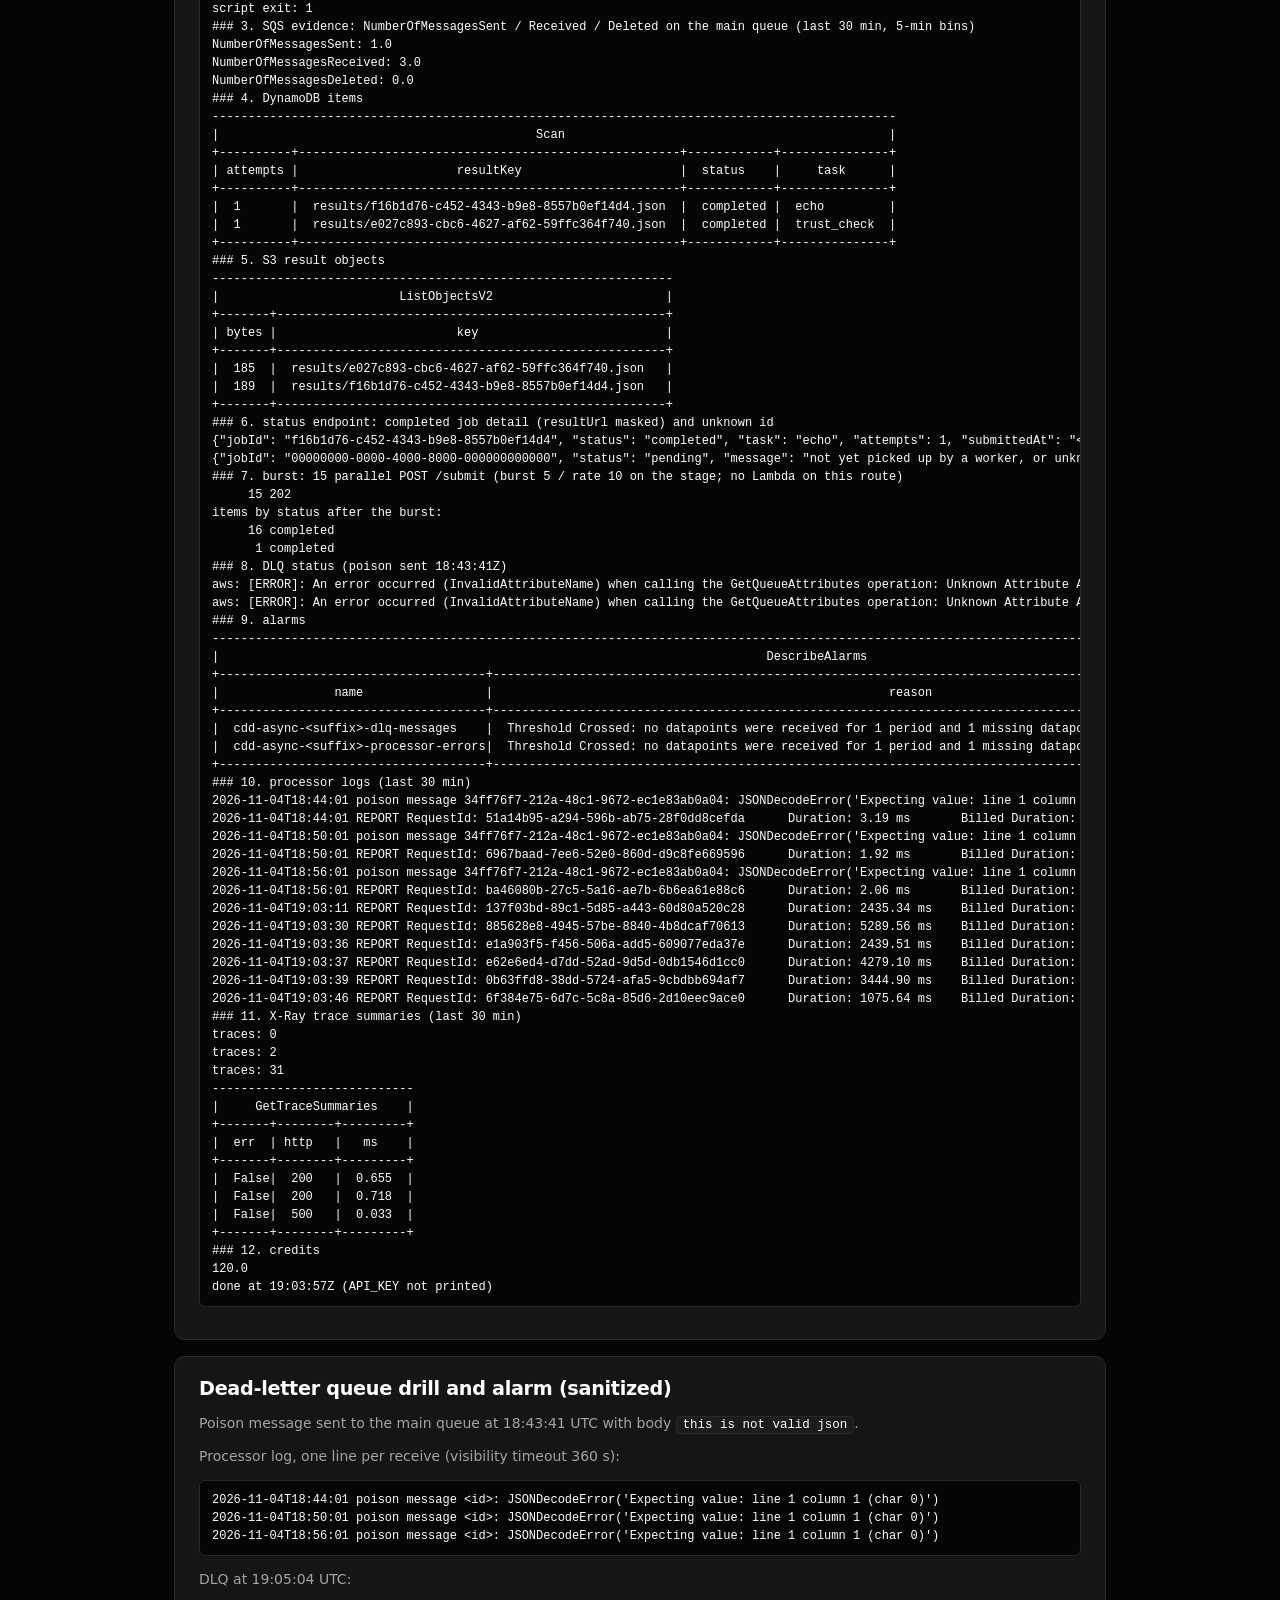
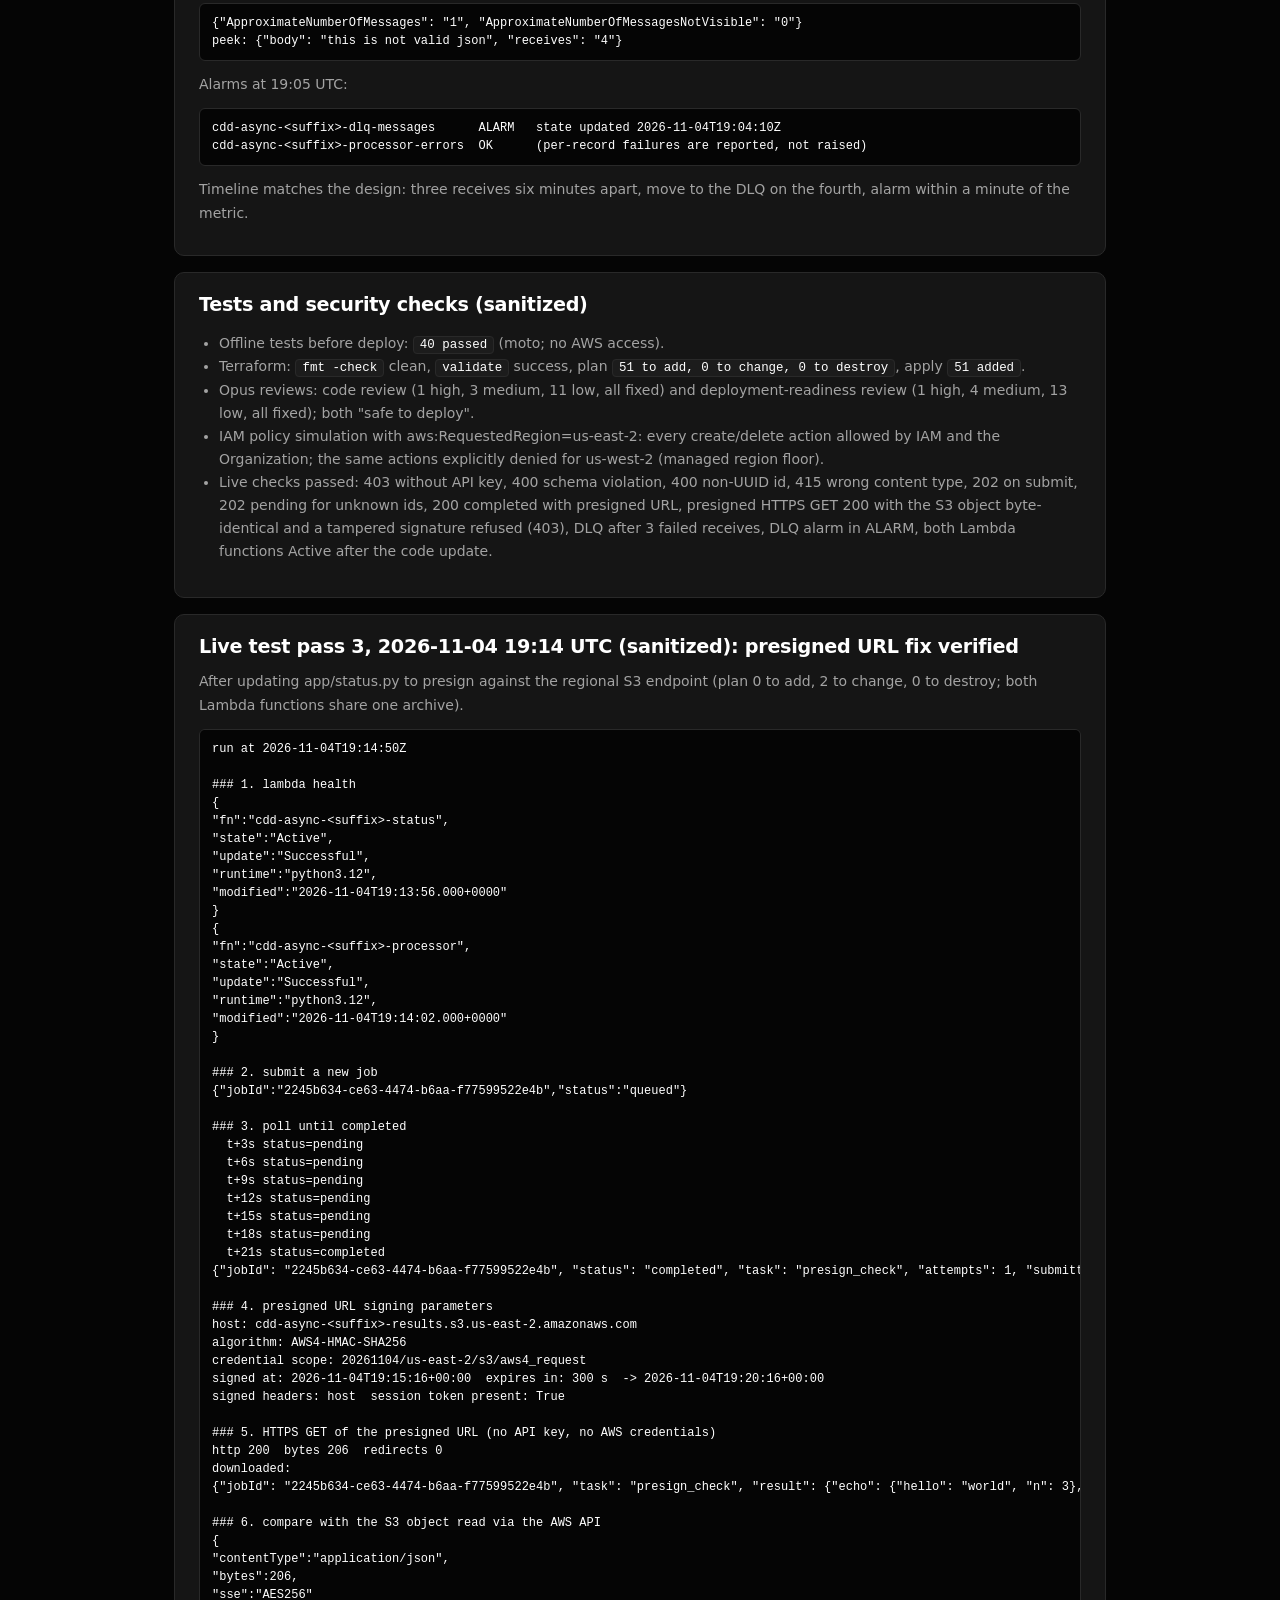
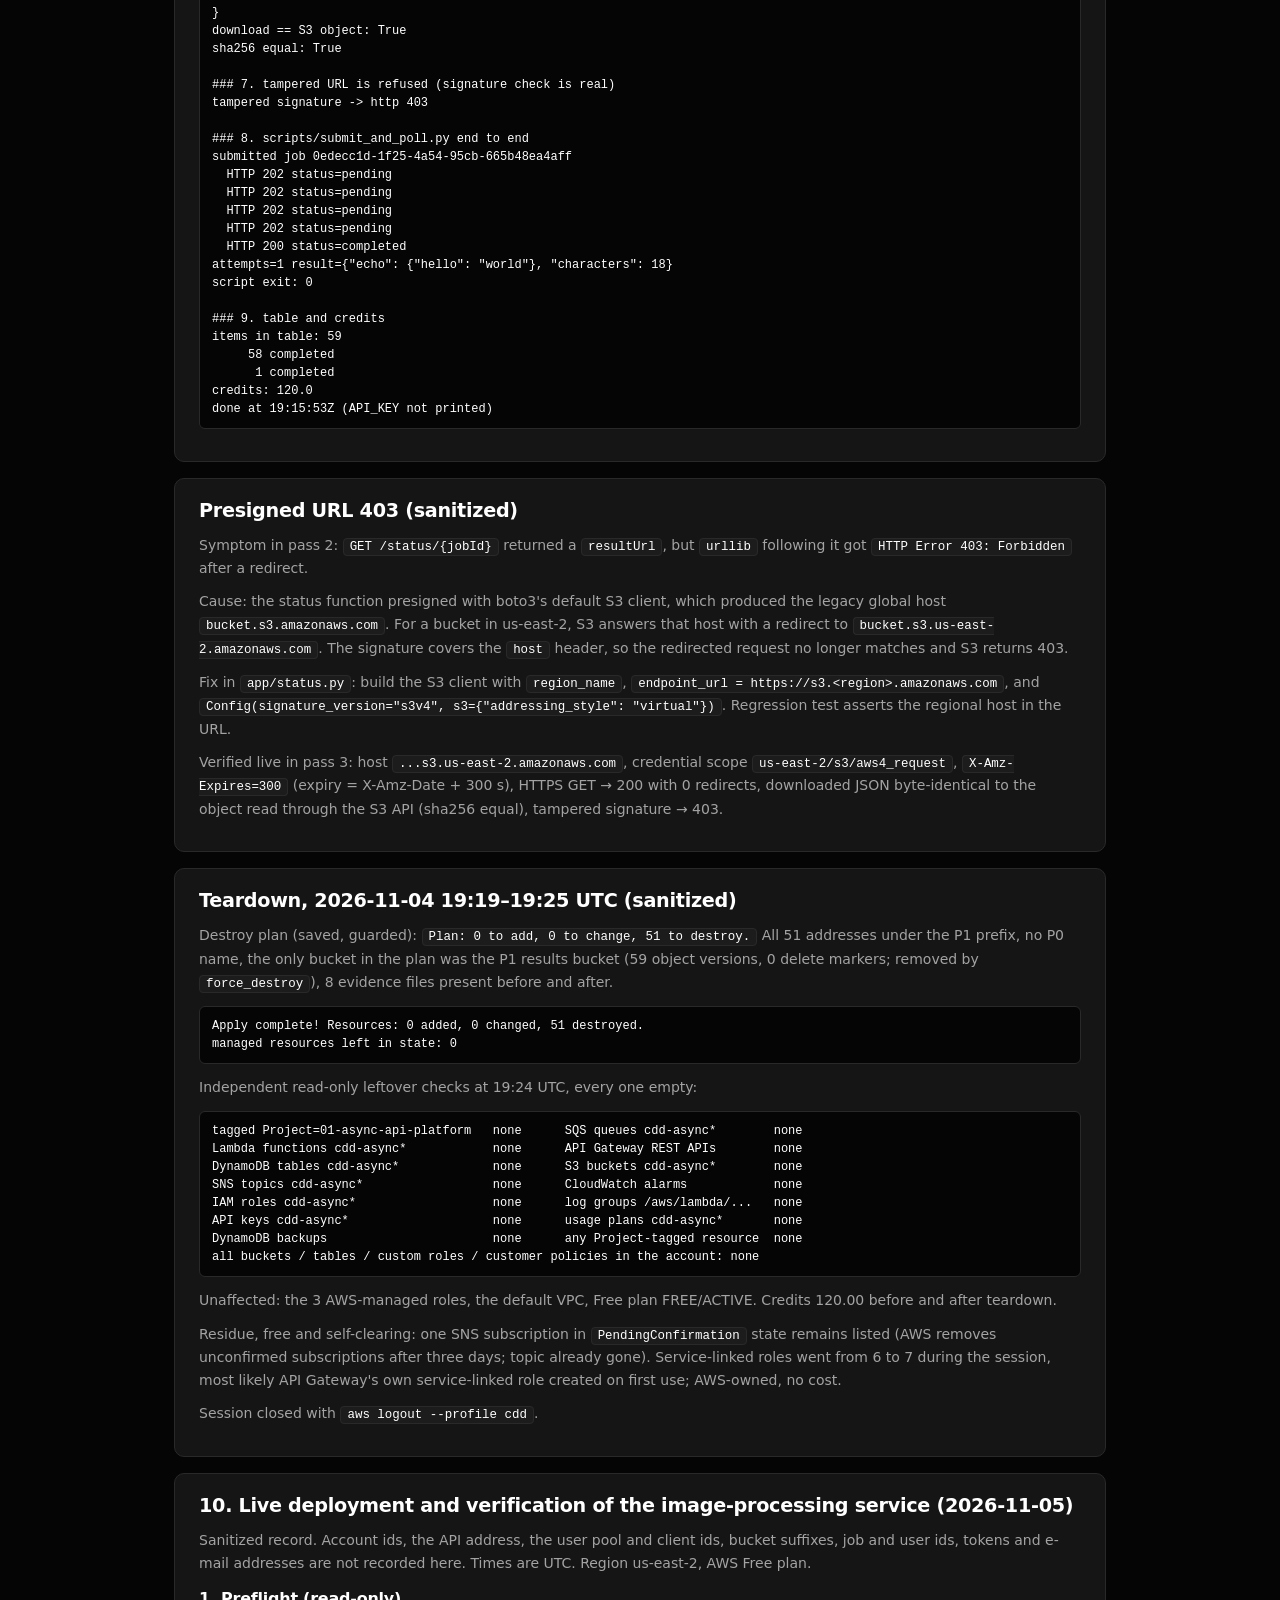
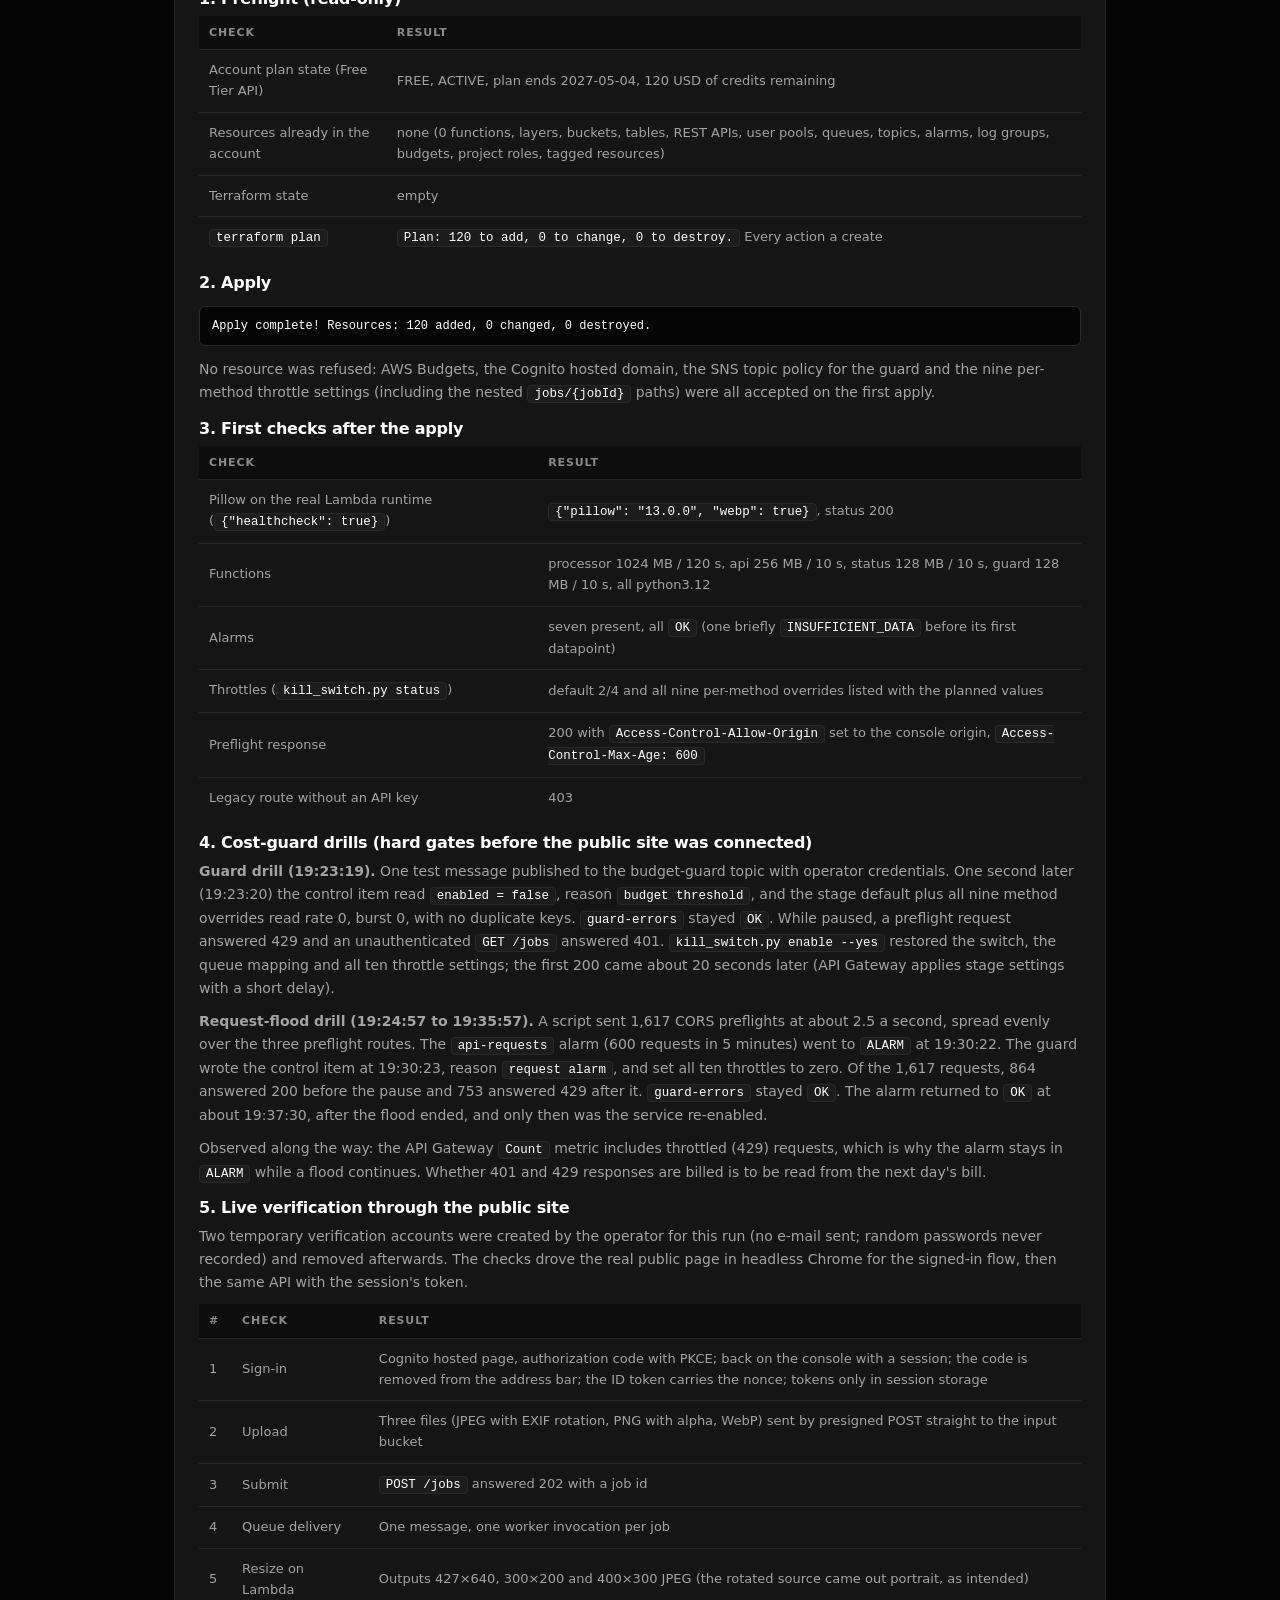
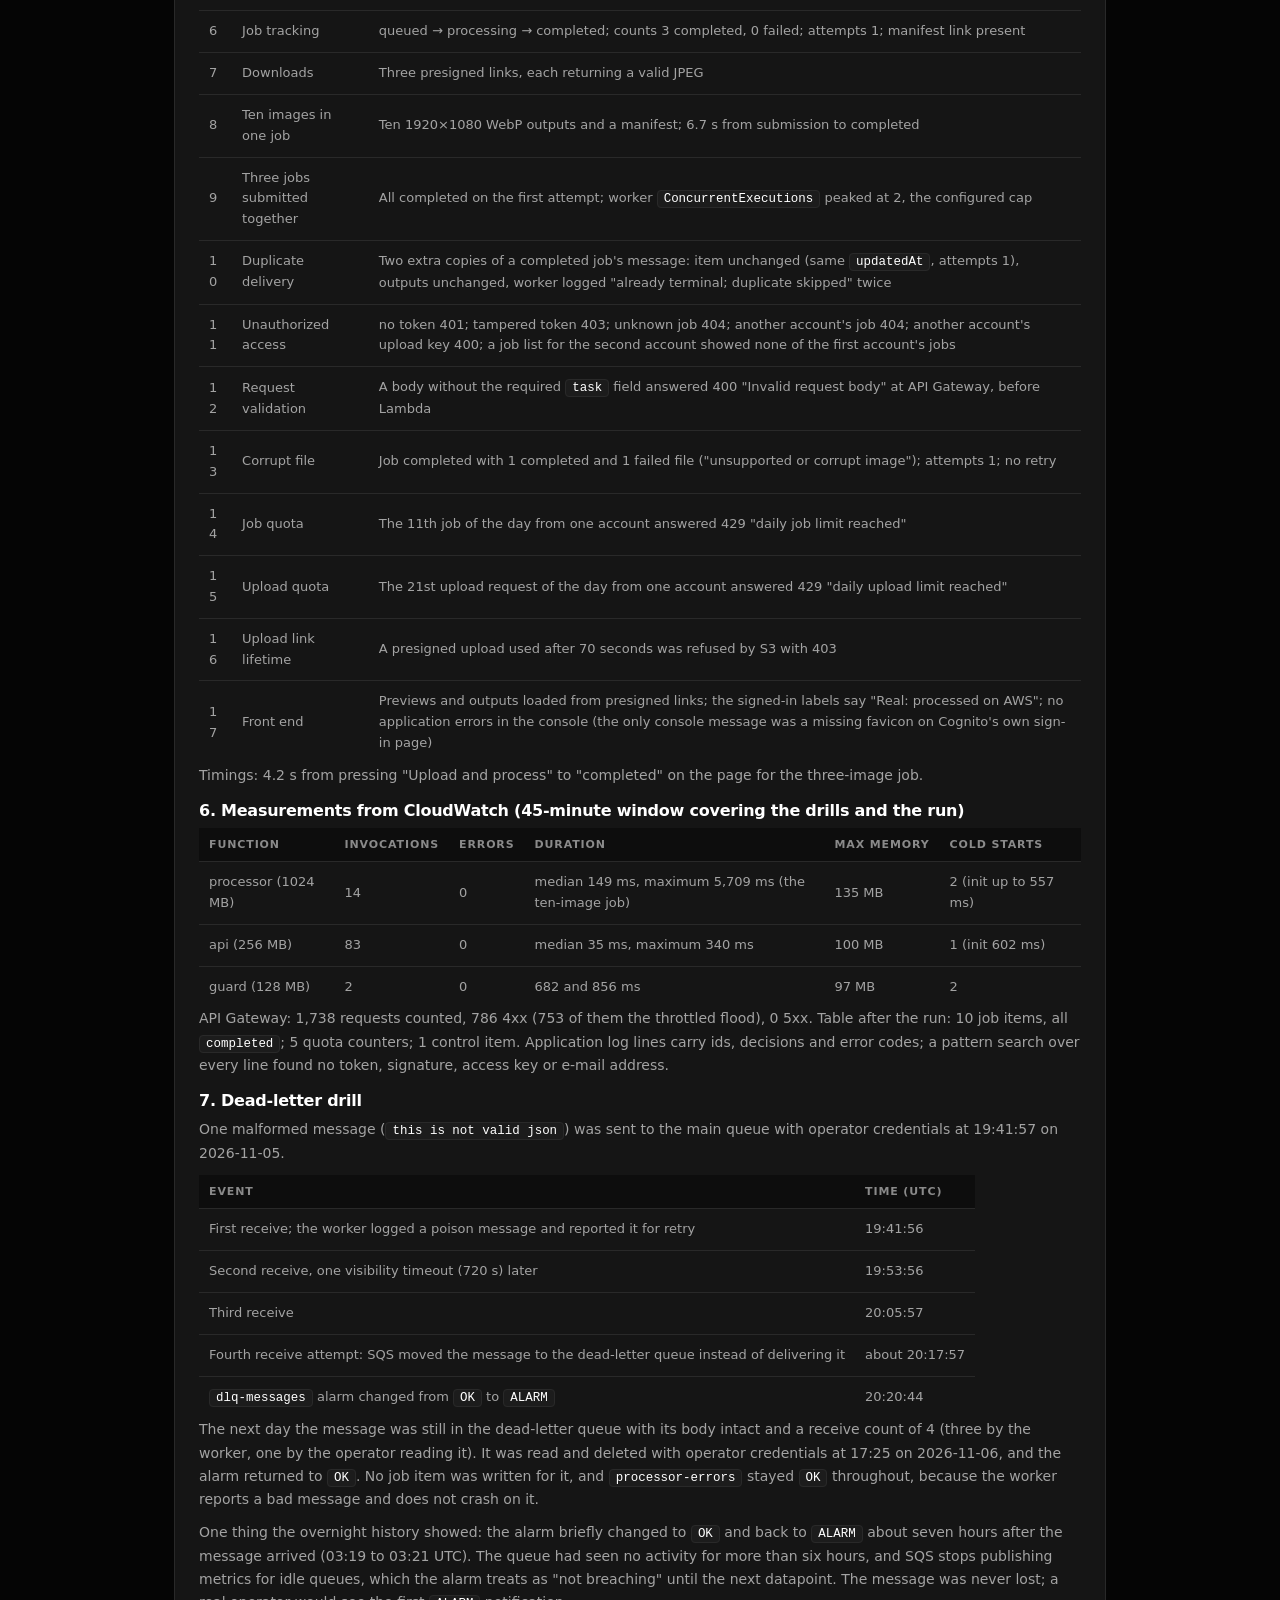
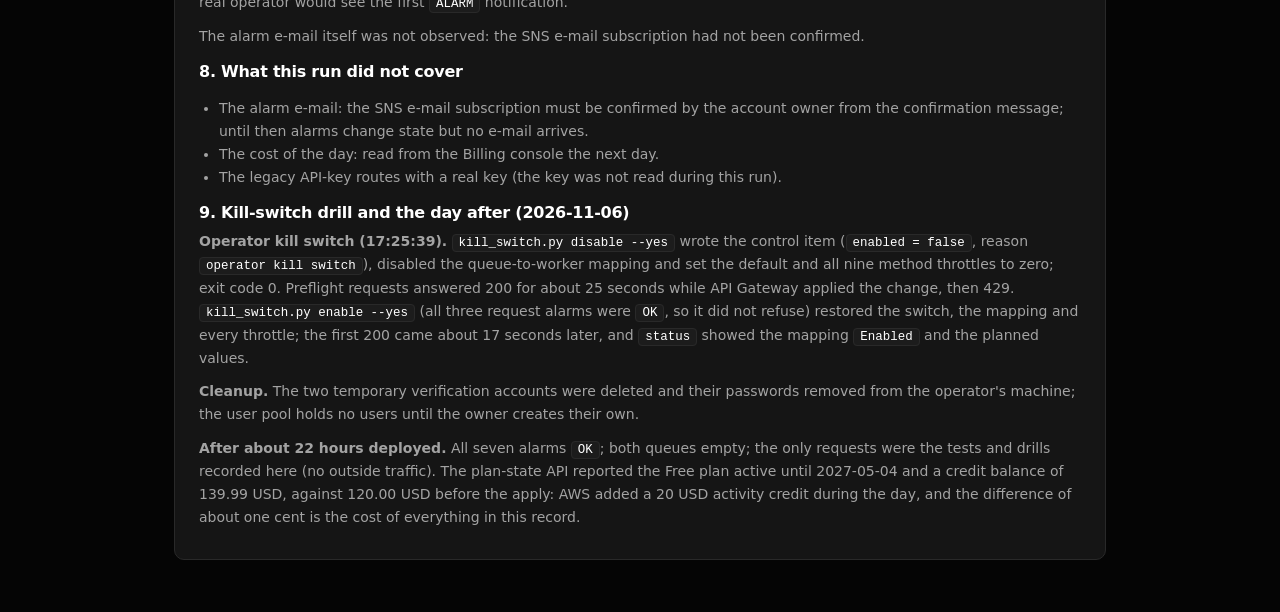
<file: evidence.html>
<!doctype html>
<html lang="en">
<head>
<meta charset="utf-8">
<meta http-equiv="Content-Security-Policy" content="default-src 'self'; base-uri 'none'; object-src 'none'; form-action 'none'; script-src 'self'; style-src 'self' https://fonts.googleapis.com; font-src https://fonts.gstatic.com; img-src 'self' blob: data: https:; connect-src 'self' https:">
<meta name="viewport" content="width=device-width, initial-scale=1, viewport-fit=cover">
<title>CloudFlow: AWS evidence</title>
<meta name="description" content="CloudFlow: serverless image processing on AWS. Sanitized logs from the deployments: apply, live passes, diagnoses, drills, teardown.">
<link rel="preconnect" href="https://fonts.googleapis.com">
<link rel="preconnect" href="https://fonts.gstatic.com" crossorigin>
<link rel="stylesheet" href="https://fonts.googleapis.com/css2?family=Sora:wght@600;700&family=Manrope:wght@400;500;600;700&family=JetBrains+Mono:wght@400;500&display=swap">
<link rel="icon" href="data:image/svg+xml,%3Csvg xmlns=%27http://www.w3.org/2000/svg%27 viewBox=%270 0 32 32%27%3E%3Crect width=%2732%27 height=%2732%27 rx=%279%27 fill=%27%23ffffff%27/%3E%3C/svg%3E">
<link rel="stylesheet" href="styles.css">

</head>
<body class="pg-ev">
<main class="evwrap">
  <a class="back" href="index.html#results">← Back to the console</a>
  <div class="pagehead">
    <span class="badge real">Sanitized evidence</span>
    <h2 class="evh">Sanitized evidence from the real deployments</h2>
    <p>Sanitized logs from the deployments. Account ids, endpoints, keys, signatures and e-mail addresses were removed before the files were saved; placeholders such as <code>&lt;ACCOUNT&gt;</code> and <code>&lt;masked&gt;</code> mark removed values.</p>
  </div>
  <ul class="evtoc"><li><a href="#01-terraform-apply">Terraform apply, 2026-11-04 (sanitized)</a></li><li><a href="#02-live-pass-1">Live test pass 1, 2026-11-04 18:42 UTC (sanitized)</a></li><li><a href="#03-submit-500-diagnosis">API Gateway execution log for the failing submit (sanitized)</a></li><li><a href="#04-live-pass-2">Live test pass 2, 2026-11-04 19:02 UTC (sanitized)</a></li><li><a href="#05-dlq-and-alarm">Dead-letter queue drill and alarm (sanitized)</a></li><li><a href="#06-tests-and-security">Tests and security checks (sanitized)</a></li><li><a href="#07-live-pass-3-presigned">Live test pass 3, 2026-11-04 19:14 UTC (sanitized): presigned URL fix verified</a></li><li><a href="#08-presigned-403-diagnosis">Presigned URL 403 (sanitized)</a></li><li><a href="#09-teardown">Teardown, 2026-11-04 19:19–19:25 UTC (sanitized)</a></li><li><a href="#10-live-deployment">10. Live deployment and verification of the image-processing service (2026-11-05)</a></li></ul>
  <section class="panel evdoc" id="01-terraform-apply"><div class="doc"><h1>Terraform apply, 2026-11-04 (sanitized)</h1>
<h2>Initial apply of the saved plan p1.tfplan</h2>
<div class="codeblock"><pre>random_id.suffix: created
aws_api_gateway_api_key.client: created
aws_cloudwatch_log_group.status: created
aws_cloudwatch_log_group.processor: created
aws_sns_topic.alerts: created
aws_iam_role.api: created
aws_iam_role.status: created
aws_iam_role.processor: created
aws_sns_topic_subscription.email: created
aws_api_gateway_rest_api.main: created
aws_api_gateway_request_validator.body: created
aws_api_gateway_model.submit_job: created
aws_api_gateway_resource.status: created
aws_api_gateway_resource.submit: created
aws_s3_bucket.results: created
aws_api_gateway_method.submit_post: created
aws_api_gateway_resource.status_job: created
aws_api_gateway_method_response.submit_500: created
aws_s3_bucket_public_access_block.results: created
aws_api_gateway_method_response.submit_202: created
aws_api_gateway_method.status_get: created
aws_api_gateway_method_response.submit_502: created
aws_s3_bucket_policy.results: created
aws_s3_bucket_server_side_encryption_configuration.results: created
aws_s3_bucket_versioning.results: created
aws_sqs_queue.dlq: created
aws_cloudwatch_metric_alarm.dlq_messages: created
aws_dynamodb_table.jobs: created
aws_iam_role_policy.status: created
aws_sqs_queue.main: created
aws_sqs_queue_policy.dlq: created
aws_api_gateway_integration.submit_sqs: created
aws_iam_role_policy.api: created
aws_api_gateway_integration_response.submit_202: created
aws_iam_role_policy.processor: created
aws_api_gateway_integration_response.submit_502: created
aws_api_gateway_integration_response.submit_500: created
aws_lambda_function.status: created
aws_api_gateway_integration.status_lambda: created
aws_lambda_permission.status_from_apigw: created
aws_api_gateway_deployment.main: created
aws_api_gateway_stage.v1: created
aws_api_gateway_method_settings.all: created
aws_api_gateway_usage_plan.main: created
aws_api_gateway_usage_plan_key.client: created
aws_s3_bucket_lifecycle_configuration.results: created
aws_lambda_function.processor: created
aws_cloudwatch_metric_alarm.processor_errors: created
aws_sqs_queue_redrive_allow_policy.dlq: created
aws_sqs_queue_policy.main: created
aws_lambda_event_source_mapping.processor: created
Apply complete! Resources: 51 added, 0 changed, 0 destroyed.</pre></div>
<h2>Trust-policy fix (plan 1 to add, 3 to change, 1 to destroy; applied as 1 added, 2 changed, 1 destroyed)</h2>
<div class="codeblock"><pre>  ~ resource &quot;aws_iam_role&quot; &quot;api&quot; {
      ~ assume_role_policy    = jsonencode(
          ~ {
              ~ Statement = [
                  ~ {
                      - Condition = {
                          - StringEquals = {
                              - &quot;aws:SourceAccount&quot; = &quot;&lt;ACCOUNT&gt;&quot;</pre></div></div></section><section class="panel evdoc" id="02-live-pass-1"><div class="doc"><h1>Live test pass 1, 2026-11-04 18:42 UTC (sanitized)</h1>
<p>Before the trust-policy fix. The 500 on POST /submit was the predicted role-assumption failure.</p>
<div class="codeblock"><pre>### 0. plan file removed; state count
p1.tfplan deleted: yes
resources in state: 62
api name: cdd-async-&lt;suffix&gt;-api
api id length: 10
api key value length: &lt;n&gt;
table: cdd-async-&lt;suffix&gt;-jobs
bucket: cdd-async-&lt;suffix&gt;-results
processor fn: cdd-async-&lt;suffix&gt;-processor
main queue url: https://sqs.us-east-2.amazonaws.com/&lt;ACCOUNT&gt;/cdd-async-&lt;suffix&gt;-main
dlq url: https://sqs.us-east-2.amazonaws.com/&lt;ACCOUNT&gt;/cdd-async-&lt;suffix&gt;-dlq
true
### 3. end-to-end job through the real API
submit failed: HTTP 500 {&#x27;message&#x27;: &#x27;Internal server error&#x27;}
script exit: 1
### 4. rejected request / missing key / bad id
400 expected: {&quot;message&quot;: &quot;Invalid request body&quot;} [400]
403 expected: {&quot;message&quot;:&quot;Forbidden&quot;} [403]
400 expected: {&quot;message&quot;: &quot;jobId must be a UUID&quot;} [400]
415 expected: {&quot;message&quot;: &quot;Unsupported Media Type&quot;} [415]
### 5. throttle probe: 25 parallel GETs against burst 5 / rate 10
     10 202
     15 500
        service_name, **create_client_kwargs
    ...&lt;5 lines&gt;...
botocore.exceptions.MissingDependencyException: Missing Dependency: Using the login credential provider requires an additional dependency. You will need to pip install &quot;botocore[crt]&quot; before proceeding.
sent at 2026-11-04T18:42:47Z
### 7. DynamoDB items and S3 objects
### 8. processor log lines so far
aws: [ERROR]: An error occurred (InvalidParameterException) when calling the FilterLogEvents operation: 1 validation error detected: Value at &#x27;logGroupName&#x27; failed to satisfy constraint: Member must satisfy regular expression pattern: [\.\-_/#A-Za-z0-9]+
### 9. plan state after tests
120.0</pre></div></div></section><section class="panel evdoc" id="03-submit-500-diagnosis"><div class="doc"><h1>API Gateway execution log for the failing submit (sanitized)</h1>
<div class="codeblock"><pre>Request validation succeeded for content type application/json
Execution failed due to configuration error: API Gateway does not have permission to assume the provided role arn:aws:iam::&lt;account&gt;:role/cdd-async-&lt;suffix&gt;-api
Method completed with status: 500</pre></div>
<p>Cause: aws:SourceAccount condition on the API role trust policy. API Gateway does not populate that key for integration credentials. Fixed by removing the condition from aws_iam_role.api only; Lambda roles keep it.</p></div></section><section class="panel evdoc" id="04-live-pass-2"><div class="doc"><h1>Live test pass 2, 2026-11-04 19:02 UTC (sanitized)</h1>
<p>After the trust-policy fix. The presigned download 403 is the regional-endpoint defect fixed afterwards in app/status.py.</p>
<div class="codeblock"><pre>run at 2026-11-04T19:02:46Z
### 1. trust fix check: test-invoke POST /submit through API Gateway (log tail)
{
    &quot;status&quot;: 202,
    &quot;body&quot;: &quot;{\&quot;jobId\&quot;:\&quot;e027c893-cbc6-4627-af62-59ffc364f740\&quot;,\&quot;status\&quot;:\&quot;queued\&quot;}&quot;
}
### 2. real end-to-end job via the public endpoint (scripts/submit_and_poll.py)
submitted job f16b1d76-c452-4343-b9e8-8557b0ef14d4
  HTTP 202 status=pending
  HTTP 202 status=pending
  HTTP 202 status=pending
  HTTP 202 status=pending
  HTTP 200 status=completed
    sys.exit(main())
urllib.error.HTTPError: HTTP Error 403: Forbidden
script exit: 1
### 3. SQS evidence: NumberOfMessagesSent / Received / Deleted on the main queue (last 30 min, 5-min bins)
NumberOfMessagesSent: 1.0
NumberOfMessagesReceived: 3.0
NumberOfMessagesDeleted: 0.0
### 4. DynamoDB items
-----------------------------------------------------------------------------------------------
|                                            Scan                                             |
+----------+-----------------------------------------------------+------------+---------------+
| attempts |                      resultKey                      |  status    |     task      |
+----------+-----------------------------------------------------+------------+---------------+
|  1       |  results/f16b1d76-c452-4343-b9e8-8557b0ef14d4.json  |  completed |  echo         |
|  1       |  results/e027c893-cbc6-4627-af62-59ffc364f740.json  |  completed |  trust_check  |
+----------+-----------------------------------------------------+------------+---------------+
### 5. S3 result objects
----------------------------------------------------------------
|                         ListObjectsV2                        |
+-------+------------------------------------------------------+
| bytes |                         key                          |
+-------+------------------------------------------------------+
|  185  |  results/e027c893-cbc6-4627-af62-59ffc364f740.json   |
|  189  |  results/f16b1d76-c452-4343-b9e8-8557b0ef14d4.json   |
+-------+------------------------------------------------------+
### 6. status endpoint: completed job detail (resultUrl masked) and unknown id
{&quot;jobId&quot;: &quot;f16b1d76-c452-4343-b9e8-8557b0ef14d4&quot;, &quot;status&quot;: &quot;completed&quot;, &quot;task&quot;: &quot;echo&quot;, &quot;attempts&quot;: 1, &quot;submittedAt&quot;: &quot;&lt;epoch-ms&gt;&quot;, &quot;createdAt&quot;: &quot;2026-11-04T19:03:10.497993+00:00&quot;, &quot;updatedAt&quot;: &quot;2026-11-04T19:03:11.553832+00:00&quot;, &quot;resultKey&quot;: &quot;results/f16b1d76-c452-4343-b9e8-8557b0ef14d4.json&quot;, &quot;resultUrl&quot;: &quot;https://cdd-async-&lt;suffix&gt;-results.s3.amazonaws.com/results/f16b1d76-c452-4343-b9e8-8557b0ef14d4.json?X-Amz-Algorithm=AWS4-HMAC-SHA256&amp;X-Amz-Credential=&lt;masked&gt;&amp;X-Amz-Date=20261104T190324Z&amp;X-Amz-Expires=300&amp;X-Amz-SignedHeaders=host&amp;X-Amz-Security-Token=&lt;masked&gt;&amp;X-Amz-Signature=&lt;masked&gt;&quot;}
{&quot;jobId&quot;: &quot;00000000-0000-4000-8000-000000000000&quot;, &quot;status&quot;: &quot;pending&quot;, &quot;message&quot;: &quot;not yet picked up by a worker, or unknown id&quot;} [202]
### 7. burst: 15 parallel POST /submit (burst 5 / rate 10 on the stage; no Lambda on this route)
     15 202
items by status after the burst:
     16 completed
      1 completed
### 8. DLQ status (poison sent 18:43:41Z)
aws: [ERROR]: An error occurred (InvalidAttributeName) when calling the GetQueueAttributes operation: Unknown Attribute ApproximateNumberOfMessagesVisible.
aws: [ERROR]: An error occurred (InvalidAttributeName) when calling the GetQueueAttributes operation: Unknown Attribute ApproximateNumberOfMessagesVisible.
### 9. alarms
------------------------------------------------------------------------------------------------------------------------------------------------------
|                                                                            DescribeAlarms                                                           
+-------------------------------------+---------------------------------------------------------------------------------------------------------------
|                name                 |                                                       reason                                                  
+-------------------------------------+---------------------------------------------------------------------------------------------------------------
|  cdd-async-&lt;suffix&gt;-dlq-messages    |  Threshold Crossed: no datapoints were received for 1 period and 1 missing datapoint was treated as [NonBreach
|  cdd-async-&lt;suffix&gt;-processor-errors|  Threshold Crossed: no datapoints were received for 1 period and 1 missing datapoint was treated as [NonBreach
+-------------------------------------+---------------------------------------------------------------------------------------------------------------
### 10. processor logs (last 30 min)
2026-11-04T18:44:01 poison message 34ff76f7-212a-48c1-9672-ec1e83ab0a04: JSONDecodeError(&#x27;Expecting value: line 1 column 1 (char 0)&#x27;)
2026-11-04T18:44:01 REPORT RequestId: 51a14b95-a294-596b-ab75-28f0dd8cefda	Duration: 3.19 ms	Billed Duration: 550 ms	Memory Size: 256 MB	Max Memory Used: 94 MB	Init Duration: 545.98 ms	
2026-11-04T18:50:01 poison message 34ff76f7-212a-48c1-9672-ec1e83ab0a04: JSONDecodeError(&#x27;Expecting value: line 1 column 1 (char 0)&#x27;)
2026-11-04T18:50:01 REPORT RequestId: 6967baad-7ee6-52e0-860d-d9c8fe669596	Duration: 1.92 ms	Billed Duration: 540 ms	Memory Size: 256 MB	Max Memory Used: 94 MB	Init Duration: 537.24 ms	
2026-11-04T18:56:01 poison message 34ff76f7-212a-48c1-9672-ec1e83ab0a04: JSONDecodeError(&#x27;Expecting value: line 1 column 1 (char 0)&#x27;)
2026-11-04T18:56:01 REPORT RequestId: ba46080b-27c5-5a16-ae7b-6b6ea61e88c6	Duration: 2.06 ms	Billed Duration: 580 ms	Memory Size: 256 MB	Max Memory Used: 94 MB	Init Duration: 577.72 ms	
2026-11-04T19:03:11 REPORT RequestId: 137f03bd-89c1-5d85-a443-60d80a520c28	Duration: 2435.34 ms	Billed Duration: 3175 ms	Memory Size: 256 MB	Max Memory Used: 95 MB	Init Duration: 739.28 ms	
2026-11-04T19:03:30 REPORT RequestId: 885628e8-4945-57be-8840-4b8dcaf70613	Duration: 5289.56 ms	Billed Duration: 5290 ms	Memory Size: 256 MB	Max Memory Used: 95 MB	
2026-11-04T19:03:36 REPORT RequestId: e1a903f5-f456-506a-add5-609077eda37e	Duration: 2439.51 ms	Billed Duration: 3067 ms	Memory Size: 256 MB	Max Memory Used: 95 MB	Init Duration: 626.58 ms	
2026-11-04T19:03:37 REPORT RequestId: e62e6ed4-d7dd-52ad-9d5d-0db1546d1cc0	Duration: 4279.10 ms	Billed Duration: 4280 ms	Memory Size: 256 MB	Max Memory Used: 95 MB	
2026-11-04T19:03:39 REPORT RequestId: 0b63ffd8-38dd-5724-afa5-9cbdbb694af7	Duration: 3444.90 ms	Billed Duration: 4061 ms	Memory Size: 256 MB	Max Memory Used: 95 MB	Init Duration: 615.30 ms	
2026-11-04T19:03:46 REPORT RequestId: 6f384e75-6d7c-5c8a-85d6-2d10eec9ace0	Duration: 1075.64 ms	Billed Duration: 1076 ms	Memory Size: 256 MB	Max Memory Used: 95 MB	
### 11. X-Ray trace summaries (last 30 min)
traces: 0
traces: 2
traces: 31
----------------------------
|     GetTraceSummaries    |
+-------+--------+---------+
|  err  | http   |   ms    |
+-------+--------+---------+
|  False|  200   |  0.655  |
|  False|  200   |  0.718  |
|  False|  500   |  0.033  |
+-------+--------+---------+
### 12. credits
120.0
done at 19:03:57Z (API_KEY not printed)</pre></div></div></section><section class="panel evdoc" id="05-dlq-and-alarm"><div class="doc"><h1>Dead-letter queue drill and alarm (sanitized)</h1>
<p>Poison message sent to the main queue at 18:43:41 UTC with body <code>this is not valid json</code>.</p>
<p>Processor log, one line per receive (visibility timeout 360 s):</p>
<div class="codeblock"><pre>2026-11-04T18:44:01 poison message &lt;id&gt;: JSONDecodeError(&#x27;Expecting value: line 1 column 1 (char 0)&#x27;)
2026-11-04T18:50:01 poison message &lt;id&gt;: JSONDecodeError(&#x27;Expecting value: line 1 column 1 (char 0)&#x27;)
2026-11-04T18:56:01 poison message &lt;id&gt;: JSONDecodeError(&#x27;Expecting value: line 1 column 1 (char 0)&#x27;)</pre></div>
<p>DLQ at 19:05:04 UTC:</p>
<div class="codeblock"><pre>{&quot;ApproximateNumberOfMessages&quot;: &quot;1&quot;, &quot;ApproximateNumberOfMessagesNotVisible&quot;: &quot;0&quot;}
peek: {&quot;body&quot;: &quot;this is not valid json&quot;, &quot;receives&quot;: &quot;4&quot;}</pre></div>
<p>Alarms at 19:05 UTC:</p>
<div class="codeblock"><pre>cdd-async-&lt;suffix&gt;-dlq-messages      ALARM   state updated 2026-11-04T19:04:10Z
cdd-async-&lt;suffix&gt;-processor-errors  OK      (per-record failures are reported, not raised)</pre></div>
<p>Timeline matches the design: three receives six minutes apart, move to the DLQ on the fourth, alarm within a minute of the metric.</p></div></section><section class="panel evdoc" id="06-tests-and-security"><div class="doc"><h1>Tests and security checks (sanitized)</h1>
<ul><li>Offline tests before deploy: <code>40 passed</code> (moto; no AWS access).</li><li>Terraform: <code>fmt -check</code> clean, <code>validate</code> success, plan <code>51 to add, 0 to change, 0 to destroy</code>, apply <code>51 added</code>.</li><li>Opus reviews: code review (1 high, 3 medium, 11 low, all fixed) and deployment-readiness review (1 high, 4 medium, 13 low, all fixed); both "safe to deploy".</li><li>IAM policy simulation with aws:RequestedRegion=us-east-2: every create/delete action allowed by IAM and the Organization; the same actions explicitly denied for us-west-2 (managed region floor).</li><li>Live checks passed: 403 without API key, 400 schema violation, 400 non-UUID id, 415 wrong content type, 202 on submit, 202 pending for unknown ids, 200 completed with presigned URL, presigned HTTPS GET 200 with the S3 object byte-identical and a tampered signature refused (403), DLQ after 3 failed receives, DLQ alarm in ALARM, both Lambda functions Active after the code update.</li></ul></div></section><section class="panel evdoc" id="07-live-pass-3-presigned"><div class="doc"><h1>Live test pass 3, 2026-11-04 19:14 UTC (sanitized): presigned URL fix verified</h1>
<p>After updating app/status.py to presign against the regional S3 endpoint (plan 0 to add, 2 to change, 0 to destroy; both Lambda functions share one archive).</p>
<div class="codeblock"><pre>run at 2026-11-04T19:14:50Z

### 1. lambda health
{
&quot;fn&quot;:&quot;cdd-async-&lt;suffix&gt;-status&quot;,
&quot;state&quot;:&quot;Active&quot;,
&quot;update&quot;:&quot;Successful&quot;,
&quot;runtime&quot;:&quot;python3.12&quot;,
&quot;modified&quot;:&quot;2026-11-04T19:13:56.000+0000&quot;
}
{
&quot;fn&quot;:&quot;cdd-async-&lt;suffix&gt;-processor&quot;,
&quot;state&quot;:&quot;Active&quot;,
&quot;update&quot;:&quot;Successful&quot;,
&quot;runtime&quot;:&quot;python3.12&quot;,
&quot;modified&quot;:&quot;2026-11-04T19:14:02.000+0000&quot;
}

### 2. submit a new job
{&quot;jobId&quot;:&quot;2245b634-ce63-4474-b6aa-f77599522e4b&quot;,&quot;status&quot;:&quot;queued&quot;}

### 3. poll until completed
  t+3s status=pending
  t+6s status=pending
  t+9s status=pending
  t+12s status=pending
  t+15s status=pending
  t+18s status=pending
  t+21s status=completed
{&quot;jobId&quot;: &quot;2245b634-ce63-4474-b6aa-f77599522e4b&quot;, &quot;status&quot;: &quot;completed&quot;, &quot;task&quot;: &quot;presign_check&quot;, &quot;attempts&quot;: 1, &quot;submittedAt&quot;: &quot;&lt;epoch-ms&gt;&quot;, &quot;createdAt&quot;: &quot;2026-11-04T19:15:13.578681+00:00&quot;, &quot;updatedAt&quot;: &quot;2026-11-04T19:15:14.739107+00:00&quot;, &quot;resultKey&quot;: &quot;results/2245b634-ce63-4474-b6aa-f77599522e4b.json&quot;, &quot;resultUrl&quot;: &quot;https://cdd-async-&lt;suffix&gt;-results.s3.us-east-2.amazonaws.com/results/2245b634-ce63-4474-b6aa-f77599522e4b.json?X-Amz-Algorithm=AWS4-HMAC-SHA256&amp;X-Amz-Credential=&lt;masked&gt;&amp;X-Amz-Date=20261104T191516Z&amp;X-Amz-Expires=300&amp;X-Amz-SignedHeaders=host&amp;X-Amz-Security-Token=&lt;masked&gt;&amp;X-Amz-Signature=&lt;masked&gt;&quot;}

### 4. presigned URL signing parameters
host: cdd-async-&lt;suffix&gt;-results.s3.us-east-2.amazonaws.com
algorithm: AWS4-HMAC-SHA256
credential scope: 20261104/us-east-2/s3/aws4_request
signed at: 2026-11-04T19:15:16+00:00  expires in: 300 s  -&gt; 2026-11-04T19:20:16+00:00
signed headers: host  session token present: True

### 5. HTTPS GET of the presigned URL (no API key, no AWS credentials)
http 200  bytes 206  redirects 0
downloaded:
{&quot;jobId&quot;: &quot;2245b634-ce63-4474-b6aa-f77599522e4b&quot;, &quot;task&quot;: &quot;presign_check&quot;, &quot;result&quot;: {&quot;echo&quot;: {&quot;hello&quot;: &quot;world&quot;, &quot;n&quot;: 3}, &quot;characters&quot;: 26}, &quot;processedAt&quot;: &quot;2026-11-04T19:15:14.602192+00:00&quot;, &quot;attempts&quot;: 1}

### 6. compare with the S3 object read via the AWS API
{
&quot;contentType&quot;:&quot;application/json&quot;,
&quot;bytes&quot;:206,
&quot;sse&quot;:&quot;AES256&quot;
}
download == S3 object: True
sha256 equal: True

### 7. tampered URL is refused (signature check is real)
tampered signature -&gt; http 403

### 8. scripts/submit_and_poll.py end to end
submitted job 0edecc1d-1f25-4a54-95cb-665b48ea4aff
  HTTP 202 status=pending
  HTTP 202 status=pending
  HTTP 202 status=pending
  HTTP 202 status=pending
  HTTP 200 status=completed
attempts=1 result={&quot;echo&quot;: {&quot;hello&quot;: &quot;world&quot;}, &quot;characters&quot;: 18}
script exit: 0

### 9. table and credits
items in table: 59
     58 completed
      1 completed
credits: 120.0
done at 19:15:53Z (API_KEY not printed)</pre></div></div></section><section class="panel evdoc" id="08-presigned-403-diagnosis"><div class="doc"><h1>Presigned URL 403 (sanitized)</h1>
<p>Symptom in pass 2: <code>GET /status/{jobId}</code> returned a <code>resultUrl</code>, but <code>urllib</code> following it got <code>HTTP Error 403: Forbidden</code> after a redirect.</p>
<p>Cause: the status function presigned with boto3's default S3 client, which produced the legacy global host <code>bucket.s3.amazonaws.com</code>. For a bucket in us-east-2, S3 answers that host with a redirect to <code>bucket.s3.us-east-2.amazonaws.com</code>. The signature covers the <code>host</code> header, so the redirected request no longer matches and S3 returns 403.</p>
<p>Fix in <code>app/status.py</code>: build the S3 client with <code>region_name</code>, <code>endpoint_url = https://s3.&lt;region&gt;.amazonaws.com</code>, and <code>Config(signature_version="s3v4", s3={"addressing_style": "virtual"})</code>. Regression test asserts the regional host in the URL.</p>
<p>Verified live in pass 3: host <code>...s3.us-east-2.amazonaws.com</code>, credential scope <code>us-east-2/s3/aws4_request</code>, <code>X-Amz-Expires=300</code> (expiry = X-Amz-Date + 300 s), HTTPS GET → 200 with 0 redirects, downloaded JSON byte-identical to the object read through the S3 API (sha256 equal), tampered signature → 403.</p></div></section><section class="panel evdoc" id="09-teardown"><div class="doc"><h1>Teardown, 2026-11-04 19:19–19:25 UTC (sanitized)</h1>
<p>Destroy plan (saved, guarded): <code>Plan: 0 to add, 0 to change, 51 to destroy.</code> All 51 addresses under the P1 prefix, no P0 name, the only bucket in the plan was the P1 results bucket (59 object versions, 0 delete markers; removed by <code>force_destroy</code>), 8 evidence files present before and after.</p>
<div class="codeblock"><pre>Apply complete! Resources: 0 added, 0 changed, 51 destroyed.
managed resources left in state: 0</pre></div>
<p>Independent read-only leftover checks at 19:24 UTC, every one empty:</p>
<div class="codeblock"><pre>tagged Project=01-async-api-platform   none      SQS queues cdd-async*        none
Lambda functions cdd-async*            none      API Gateway REST APIs        none
DynamoDB tables cdd-async*             none      S3 buckets cdd-async*        none
SNS topics cdd-async*                  none      CloudWatch alarms            none
IAM roles cdd-async*                   none      log groups /aws/lambda/...   none
API keys cdd-async*                    none      usage plans cdd-async*       none
DynamoDB backups                       none      any Project-tagged resource  none
all buckets / tables / custom roles / customer policies in the account: none</pre></div>
<p>Unaffected: the 3 AWS-managed roles, the default VPC, Free plan FREE/ACTIVE. Credits 120.00 before and after teardown.</p>
<p>Residue, free and self-clearing: one SNS subscription in <code>PendingConfirmation</code> state remains listed (AWS removes unconfirmed subscriptions after three days; topic already gone). Service-linked roles went from 6 to 7 during the session, most likely API Gateway's own service-linked role created on first use; AWS-owned, no cost.</p>
<p>Session closed with <code>aws logout --profile cdd</code>.</p></div></section><section class="panel evdoc" id="10-live-deployment"><div class="doc"><h1>10. Live deployment and verification of the image-processing service (2026-11-05)</h1>
<p>Sanitized record. Account ids, the API address, the user pool and client ids, bucket suffixes, job and user ids, tokens and e-mail addresses are not recorded here. Times are UTC. Region us-east-2, AWS Free plan.</p>
<h2>1. Preflight (read-only)</h2>
<div class="tablewrap"><table><thead><tr><th>Check</th><th>Result</th></tr></thead><tbody><tr><td>Account plan state (Free Tier API)</td><td>FREE, ACTIVE, plan ends 2027-05-04, 120 USD of credits remaining</td></tr><tr><td>Resources already in the account</td><td>none (0 functions, layers, buckets, tables, REST APIs, user pools, queues, topics, alarms, log groups, budgets, project roles, tagged resources)</td></tr><tr><td>Terraform state</td><td>empty</td></tr><tr><td><code>terraform plan</code></td><td><code>Plan: 120 to add, 0 to change, 0 to destroy.</code> Every action a create</td></tr></tbody></table></div>
<h2>2. Apply</h2>
<div class="codeblock"><pre>Apply complete! Resources: 120 added, 0 changed, 0 destroyed.</pre></div>
<p>No resource was refused: AWS Budgets, the Cognito hosted domain, the SNS topic policy for the guard and the nine per-method throttle settings (including the nested <code>jobs/{jobId}</code> paths) were all accepted on the first apply.</p>
<h2>3. First checks after the apply</h2>
<div class="tablewrap"><table><thead><tr><th>Check</th><th>Result</th></tr></thead><tbody><tr><td>Pillow on the real Lambda runtime (<code>{"healthcheck": true}</code>)</td><td><code>{"pillow": "13.0.0", "webp": true}</code>, status 200</td></tr><tr><td>Functions</td><td>processor 1024 MB / 120 s, api 256 MB / 10 s, status 128 MB / 10 s, guard 128 MB / 10 s, all python3.12</td></tr><tr><td>Alarms</td><td>seven present, all <code>OK</code> (one briefly <code>INSUFFICIENT_DATA</code> before its first datapoint)</td></tr><tr><td>Throttles (<code>kill_switch.py status</code>)</td><td>default 2/4 and all nine per-method overrides listed with the planned values</td></tr><tr><td>Preflight response</td><td>200 with <code>Access-Control-Allow-Origin</code> set to the console origin, <code>Access-Control-Max-Age: 600</code></td></tr><tr><td>Legacy route without an API key</td><td>403</td></tr></tbody></table></div>
<h2>4. Cost-guard drills (hard gates before the public site was connected)</h2>
<p><strong>Guard drill (19:23:19).</strong> One test message published to the budget-guard topic with operator credentials. One second later (19:23:20) the control item read <code>enabled = false</code>, reason <code>budget threshold</code>, and the stage default plus all nine method overrides read rate 0, burst 0, with no duplicate keys. <code>guard-errors</code> stayed <code>OK</code>. While paused, a preflight request answered 429 and an unauthenticated <code>GET /jobs</code> answered 401. <code>kill_switch.py enable --yes</code> restored the switch, the queue mapping and all ten throttle settings; the first 200 came about 20 seconds later (API Gateway applies stage settings with a short delay).</p>
<p><strong>Request-flood drill (19:24:57 to 19:35:57).</strong> A script sent 1,617 CORS preflights at about 2.5 a second, spread evenly over the three preflight routes. The <code>api-requests</code> alarm (600 requests in 5 minutes) went to <code>ALARM</code> at 19:30:22. The guard wrote the control item at 19:30:23, reason <code>request alarm</code>, and set all ten throttles to zero. Of the 1,617 requests, 864 answered 200 before the pause and 753 answered 429 after it. <code>guard-errors</code> stayed <code>OK</code>. The alarm returned to <code>OK</code> at about 19:37:30, after the flood ended, and only then was the service re-enabled.</p>
<p>Observed along the way: the API Gateway <code>Count</code> metric includes throttled (429) requests, which is why the alarm stays in <code>ALARM</code> while a flood continues. Whether 401 and 429 responses are billed is to be read from the next day's bill.</p>
<h2>5. Live verification through the public site</h2>
<p>Two temporary verification accounts were created by the operator for this run (no e-mail sent; random passwords never recorded) and removed afterwards. The checks drove the real public page in headless Chrome for the signed-in flow, then the same API with the session's token.</p>
<div class="tablewrap"><table><thead><tr><th>#</th><th>Check</th><th>Result</th></tr></thead><tbody><tr><td>1</td><td>Sign-in</td><td>Cognito hosted page, authorization code with PKCE; back on the console with a session; the code is removed from the address bar; the ID token carries the nonce; tokens only in session storage</td></tr><tr><td>2</td><td>Upload</td><td>Three files (JPEG with EXIF rotation, PNG with alpha, WebP) sent by presigned POST straight to the input bucket</td></tr><tr><td>3</td><td>Submit</td><td><code>POST /jobs</code> answered 202 with a job id</td></tr><tr><td>4</td><td>Queue delivery</td><td>One message, one worker invocation per job</td></tr><tr><td>5</td><td>Resize on Lambda</td><td>Outputs 427×640, 300×200 and 400×300 JPEG (the rotated source came out portrait, as intended)</td></tr><tr><td>6</td><td>Job tracking</td><td>queued → processing → completed; counts 3 completed, 0 failed; attempts 1; manifest link present</td></tr><tr><td>7</td><td>Downloads</td><td>Three presigned links, each returning a valid JPEG</td></tr><tr><td>8</td><td>Ten images in one job</td><td>Ten 1920×1080 WebP outputs and a manifest; 6.7 s from submission to completed</td></tr><tr><td>9</td><td>Three jobs submitted together</td><td>All completed on the first attempt; worker <code>ConcurrentExecutions</code> peaked at 2, the configured cap</td></tr><tr><td>10</td><td>Duplicate delivery</td><td>Two extra copies of a completed job's message: item unchanged (same <code>updatedAt</code>, attempts 1), outputs unchanged, worker logged "already terminal; duplicate skipped" twice</td></tr><tr><td>11</td><td>Unauthorized access</td><td>no token 401; tampered token 403; unknown job 404; another account's job 404; another account's upload key 400; a job list for the second account showed none of the first account's jobs</td></tr><tr><td>12</td><td>Request validation</td><td>A body without the required <code>task</code> field answered 400 "Invalid request body" at API Gateway, before Lambda</td></tr><tr><td>13</td><td>Corrupt file</td><td>Job completed with 1 completed and 1 failed file ("unsupported or corrupt image"); attempts 1; no retry</td></tr><tr><td>14</td><td>Job quota</td><td>The 11th job of the day from one account answered 429 "daily job limit reached"</td></tr><tr><td>15</td><td>Upload quota</td><td>The 21st upload request of the day from one account answered 429 "daily upload limit reached"</td></tr><tr><td>16</td><td>Upload link lifetime</td><td>A presigned upload used after 70 seconds was refused by S3 with 403</td></tr><tr><td>17</td><td>Front end</td><td>Previews and outputs loaded from presigned links; the signed-in labels say "Real: processed on AWS"; no application errors in the console (the only console message was a missing favicon on Cognito's own sign-in page)</td></tr></tbody></table></div>
<p>Timings: 4.2 s from pressing "Upload and process" to "completed" on the page for the three-image job.</p>
<h2>6. Measurements from CloudWatch (45-minute window covering the drills and the run)</h2>
<div class="tablewrap"><table><thead><tr><th>Function</th><th>Invocations</th><th>Errors</th><th>Duration</th><th>Max memory</th><th>Cold starts</th></tr></thead><tbody><tr><td>processor (1024 MB)</td><td>14</td><td>0</td><td>median 149 ms, maximum 5,709 ms (the ten-image job)</td><td>135 MB</td><td>2 (init up to 557 ms)</td></tr><tr><td>api (256 MB)</td><td>83</td><td>0</td><td>median 35 ms, maximum 340 ms</td><td>100 MB</td><td>1 (init 602 ms)</td></tr><tr><td>guard (128 MB)</td><td>2</td><td>0</td><td>682 and 856 ms</td><td>97 MB</td><td>2</td></tr></tbody></table></div>
<p>API Gateway: 1,738 requests counted, 786 4xx (753 of them the throttled flood), 0 5xx. Table after the run: 10 job items, all <code>completed</code>; 5 quota counters; 1 control item. Application log lines carry ids, decisions and error codes; a pattern search over every line found no token, signature, access key or e-mail address.</p>
<h2>7. Dead-letter drill</h2>
<p>One malformed message (<code>this is not valid json</code>) was sent to the main queue with operator credentials at 19:41:57 on 2026-11-05.</p>
<div class="tablewrap"><table><thead><tr><th>Event</th><th>Time (UTC)</th></tr></thead><tbody><tr><td>First receive; the worker logged a poison message and reported it for retry</td><td>19:41:56</td></tr><tr><td>Second receive, one visibility timeout (720 s) later</td><td>19:53:56</td></tr><tr><td>Third receive</td><td>20:05:57</td></tr><tr><td>Fourth receive attempt: SQS moved the message to the dead-letter queue instead of delivering it</td><td>about 20:17:57</td></tr><tr><td><code>dlq-messages</code> alarm changed from <code>OK</code> to <code>ALARM</code></td><td>20:20:44</td></tr></tbody></table></div>
<p>The next day the message was still in the dead-letter queue with its body intact and a receive count of 4 (three by the worker, one by the operator reading it). It was read and deleted with operator credentials at 17:25 on 2026-11-06, and the alarm returned to <code>OK</code>. No job item was written for it, and <code>processor-errors</code> stayed <code>OK</code> throughout, because the worker reports a bad message and does not crash on it.</p>
<p>One thing the overnight history showed: the alarm briefly changed to <code>OK</code> and back to <code>ALARM</code> about seven hours after the message arrived (03:19 to 03:21 UTC). The queue had seen no activity for more than six hours, and SQS stops publishing metrics for idle queues, which the alarm treats as "not breaching" until the next datapoint. The message was never lost; a real operator would see the first <code>ALARM</code> notification.</p>
<p>The alarm e-mail itself was not observed: the SNS e-mail subscription had not been confirmed.</p>
<h2>8. What this run did not cover</h2>
<ul><li>The alarm e-mail: the SNS e-mail subscription must be confirmed by the account owner from the confirmation message; until then alarms change state but no e-mail arrives.</li><li>The cost of the day: read from the Billing console the next day.</li><li>The legacy API-key routes with a real key (the key was not read during this run).</li></ul>
<h2>9. Kill-switch drill and the day after (2026-11-06)</h2>
<p><strong>Operator kill switch (17:25:39).</strong> <code>kill_switch.py disable --yes</code> wrote the control item (<code>enabled = false</code>, reason <code>operator kill switch</code>), disabled the queue-to-worker mapping and set the default and all nine method throttles to zero; exit code 0. Preflight requests answered 200 for about 25 seconds while API Gateway applied the change, then 429. <code>kill_switch.py enable --yes</code> (all three request alarms were <code>OK</code>, so it did not refuse) restored the switch, the mapping and every throttle; the first 200 came about 17 seconds later, and <code>status</code> showed the mapping <code>Enabled</code> and the planned values.</p>
<p><strong>Cleanup.</strong> The two temporary verification accounts were deleted and their passwords removed from the operator's machine; the user pool holds no users until the owner creates their own.</p>
<p><strong>After about 22 hours deployed.</strong> All seven alarms <code>OK</code>; both queues empty; the only requests were the tests and drills recorded here (no outside traffic). The plan-state API reported the Free plan active until 2027-05-04 and a credit balance of 139.99 USD, against 120.00 USD before the apply: AWS added a 20 USD activity credit during the day, and the difference of about one cent is the cost of everything in this record.</p></div></section>
</main>
</body>
</html>
</file>
<file: styles.css>
/* CloudFlow Console. Monochrome film-title design system (see DESIGN.md): black stage, white light, status colour only on a dot + label.
   Fonts: Sora (display headings), Manrope (body and UI), JetBrains Mono (job ids, JSON, logs). */
:root {
  --bg: #050505; --bg-2: #0d0d0d; --panel: #151515; --panel-2: #1c1c1c;
  --line: #292929; --line-strong: #3a3a3a;
  --text: #ffffff; --text-2: #a3a3a3; --text-3: #8a8a8a;
  --path: #3a3a3a; --path-on: #ffffff;
  --ok: #5fd39a; --run: #8db4ff; --warn: #e9b949; --bad: #f07171;
  --live: #5fd39a; --demo: #e9b949;
  --ok-tint: rgba(95,211,154,.12); --run-tint: rgba(141,180,255,.12); --warn-tint: rgba(233,185,73,.12); --bad-tint: rgba(240,113,113,.12);
  --display: "Sora", "Manrope", ui-sans-serif, system-ui, sans-serif;
  --sans: "Manrope", ui-sans-serif, system-ui, -apple-system, "Segoe UI", Roboto, "Helvetica Neue", Arial, sans-serif;
  --mono: "JetBrains Mono", "Cascadia Code", ui-monospace, SFMono-Regular, Menlo, Consolas, monospace;
  --sb: 248px; --top: 60px; --r: 6px; --r-lg: 10px;
  --ease: cubic-bezier(.25, 1, .5, 1);
  /* one spacing scale for every page: 8 inside a group, 16 between panels, 24 before a sub-section, 32 between brand sections */
  --sp-1: 8px; --sp-2: 16px; --sp-3: 24px; --sp-4: 32px;
  color-scheme: dark;
}
* { box-sizing: border-box; }
html { background: var(--bg); }
body { margin: 0; background: var(--bg); color: var(--text); font: 400 .875rem/1.6 var(--sans); -webkit-font-smoothing: antialiased; }
a { color: var(--text); text-decoration: underline; text-decoration-color: var(--line-strong); text-underline-offset: 3px; transition: text-decoration-color .15s; } a:hover { text-decoration-color: var(--text); }
:focus-visible { outline: 2px solid #ffffff; outline-offset: 3px; }
button, input, textarea, select { font: inherit; color: inherit; }
code { font-family: var(--mono); font-size: .78rem; background: var(--panel-2); border: 1px solid var(--line); padding: 1px 6px; border-radius: 4px; color: var(--text); }
h1, h2, h3, h4 { margin: 0; line-height: 1.3; font-family: var(--display); font-weight: 600; letter-spacing: -.015em; }
h2 { font-size: 1.75rem; } h3 { font-size: 1rem; }
h4 { font: 700 .75rem/1.3 var(--sans); text-transform: uppercase; letter-spacing: .08em; color: var(--text-3); margin-bottom: 8px; }
h4 small { text-transform: none; letter-spacing: 0; font-weight: 400; font-family: var(--mono); font-size: .75rem; color: var(--text-3); margin-left: 6px; }
p { margin: 0 0 10px; }
.muted { color: var(--text-3); } .small { font-size: .8125rem; } .mono { font-family: var(--mono); }
.skip { position: absolute; left: -999px; top: 8px; background: var(--panel); border: 1px solid var(--line-strong); padding: 8px 12px; border-radius: var(--r); z-index: 50; }
.skip:focus { left: 8px; }
/* Targeted reduced-motion switch: every transition and animation below that is not essential is listed here, so nothing moves for people who ask for less motion.
   The button spinner (.btn.loading::after) is the one deliberate exception: it is the only sign that work is running. */
@media (prefers-reduced-motion: reduce) {
  a, .nav button, .btn, .seg button, .seg-h button, .dropzone, .rtable tbody tr, .sidebar, .archview .node, .archview .node .card, .archview .edge path,
  .advanced input, .advanced textarea, .fields input, .fields select, .stepper .sdot, .stepper li::before, .thumbs .rm, html.leaving main { transition: none; }
  .view.on, .svcinfo, .narration li, .pill.running::before, .archview .edge.lit path, .stepper li[data-state="now"] .sdot::after, .skel { animation: none; }
}

/* ---- shell ---- */
.shell { display: grid; grid-template-columns: var(--sb) minmax(0, 1fr); min-height: 100vh; }
.sidebar { position: sticky; top: 0; height: 100vh; background: var(--bg-2); border-right: 1px solid var(--line); color: var(--text-2); display: flex; flex-direction: column; padding: 16px 12px; }
.brand { display: flex; align-items: center; gap: 11px; padding: 6px 8px 20px; color: var(--text); font-family: var(--display); }
.brand .mark { width: 32px; height: 32px; border-radius: var(--r); background: var(--text); color: var(--bg); display: inline-flex; align-items: center; justify-content: center; font: 500 .75rem var(--mono); flex: none; }
a.brand { text-decoration: none; }
.brand b { display: block; font-size: 1rem; font-weight: 600; line-height: 1.2; letter-spacing: -.015em; } .brand small { color: var(--text-3); font-size: .75rem; font-family: var(--sans); }
.nav { list-style: none; margin: 0; padding: 0; display: flex; flex-direction: column; gap: 3px; }
.nav button { display: flex; align-items: center; gap: 10px; width: 100%; background: none; border: 1px solid transparent; border-radius: var(--r); padding: 9px 11px; text-align: left; color: var(--text-2); cursor: pointer; font-weight: 600; transition: background .15s, color .15s, border-color .15s; }
.nav button:hover { background: var(--panel-2); color: var(--text); }
.nav button[aria-current="page"] { background: var(--panel-2); border-color: var(--line-strong); color: var(--text); }
.nav .ico { width: 18px; text-align: center; color: var(--text-3); font-size: .75rem; }
.nav button[aria-current="page"] .ico { color: var(--text); }
.navlink { display: block; margin-top: var(--sp-2); padding: 8px 11px; border-radius: var(--r); color: var(--text-3); font-size: .8125rem; font-weight: 600; text-decoration: none; transition: color .15s, background .15s; }
.navlink:hover { color: var(--text); background: var(--panel-2); }
.nav kbd { margin-left: auto; font: 400 .75rem var(--mono); color: var(--text-3); border: 1px solid var(--line); border-radius: 4px; padding: 0 5px; }
.sidefoot { margin-top: auto; display: flex; flex-direction: column; gap: 10px; padding: 14px 8px 4px; border-top: 1px solid var(--line); font-size: .75rem; }
.env { display: flex; gap: 9px; align-items: flex-start; }
.env b { display: block; color: var(--text); font-weight: 700; font-size: .8125rem; } .env small { color: var(--text-3); font-size: .75rem; }
.led { width: 8px; height: 8px; border-radius: 50%; margin-top: 6px; flex: none; }
.led.sim { background: var(--demo); } .led.real { background: var(--live); }
.work { min-width: 0; }
.topbar { position: sticky; top: 0; z-index: 20; height: var(--top); display: flex; align-items: center; gap: 14px; padding: 0 26px; background: var(--bg); border-bottom: 1px solid var(--line); }
.crumbs { display: flex; align-items: center; gap: 8px; min-width: 0; }
.crumbs h1 { font-size: .9375rem; font-weight: 600; } .crumbs .sep { color: var(--line-strong); }
.topactions { margin-left: auto; display: flex; align-items: center; gap: 10px; }
.iconbtn { width: 36px; height: 36px; border: 1px solid var(--line-strong); background: transparent; border-radius: var(--r); cursor: pointer; display: none; align-items: center; justify-content: center; }
main { padding: 26px; max-width: 1260px; overflow-wrap: anywhere; }
.view { display: none; } .view.on { display: block; animation: fade .2s var(--ease); }
@keyframes fade { from { opacity: 0; } to { opacity: 1; } }
.pagehead { max-width: 780px; margin-bottom: var(--sp-3); }
.pagehead p { color: var(--text-2); font-size: .9375rem; margin-top: 8px; line-height: 1.65; }
/* Leaving transition to the case study (app.js adds html.leaving, then navigates after 280 ms). */
html.leaving main { opacity: 0; transition: opacity 280ms var(--ease); }

/* ---- primitives ---- */
.panel { background: var(--panel); border: 1px solid var(--line); border-radius: var(--r-lg); padding: 20px var(--sp-3); min-width: 0; }
#view-architecture > * + *, #view-results > * + * { margin-top: var(--sp-2); }
.panelhead { display: flex; align-items: baseline; justify-content: space-between; gap: 12px; margin-bottom: var(--sp-2); flex-wrap: wrap; }
.panelhead .count { font: 500 .75rem var(--mono); background: var(--panel-2); color: var(--text-2); border: 1px solid var(--line); border-radius: 999px; padding: 1px 8px; margin-left: 6px; vertical-align: middle; }
.btn { display: inline-flex; align-items: center; justify-content: center; gap: 8px; background: transparent; border: 1px solid var(--line-strong); border-radius: var(--r); padding: 8px 15px; cursor: pointer; font-size: .875rem; font-weight: 700; min-height: 38px; color: var(--text); transition: background .15s, border-color .15s, color .15s; }
.btn:hover { background: var(--panel-2); border-color: var(--text-3); }
.btn:disabled { opacity: .45; cursor: not-allowed; }
.btn.loading:disabled { opacity: .85; cursor: progress; }
.btn.primary { background: var(--text); border-color: var(--text); color: var(--bg); }
.btn.primary:hover { background: #e6e6e6; border-color: #e6e6e6; }
.btn.loading::before { content: ""; flex: none; width: 15px; height: 15px; border-radius: 50%; border: 2px solid var(--line-strong); border-top-color: var(--text); animation: spin .7s linear infinite; }
.btn.primary.loading::before { border-color: rgba(5,5,5,.25); border-top-color: var(--bg); }
.btn.sm { min-height: 30px; padding: 3px 12px; font-size: .8125rem; }
.btn.block { width: 100%; min-height: 52px; font-size: 1rem; }
@keyframes spin { to { transform: rotate(360deg); } }
.badge { display: inline-flex; align-items: center; gap: 6px; padding: 3px 10px; border-radius: 999px; font-size: .75rem; font-weight: 700; white-space: nowrap; border: 1px solid transparent; }
.badge::before { content: ""; width: 6px; height: 6px; border-radius: 50%; background: currentColor; }
.badge.sim { background: var(--warn-tint); color: var(--demo); border-color: rgba(233,185,73,.3); }
.badge.real { background: var(--ok-tint); color: var(--live); border-color: rgba(95,211,154,.3); }
.pill { display: inline-flex; align-items: center; gap: 6px; padding: 2px 9px; border-radius: 999px; font-size: .75rem; font-weight: 700; background: var(--panel-2); color: var(--text-2); white-space: nowrap; border: 1px solid var(--line); }
.pill::before { content: ""; width: 6px; height: 6px; border-radius: 50%; background: currentColor; }
.pill.queued, .pill.pending { background: var(--warn-tint); color: var(--warn); border-color: rgba(233,185,73,.3); }
.pill.processing, .pill.running { background: var(--run-tint); color: var(--run); border-color: rgba(141,180,255,.3); }
.pill.completed { background: var(--ok-tint); color: var(--ok); border-color: rgba(95,211,154,.3); }
.pill.failed, .pill.dead, .pill.rejected, .pill.dead-lettered { background: var(--bad-tint); color: var(--bad); border-color: rgba(240,113,113,.3); }
.pill.running::before { animation: blink 1s ease-in-out infinite; }
@keyframes blink { 50% { opacity: .3; } }
.split { display: grid; grid-template-columns: minmax(0, 1.7fr) minmax(0, 1fr); gap: var(--sp-2); }
table { border-collapse: collapse; width: 100%; font-size: .8125rem; }
th { text-align: left; font-size: 11px; text-transform: uppercase; letter-spacing: .08em; color: var(--text-3); font-weight: 700; padding: 8px 10px; background: var(--bg-2); border-bottom: 1px solid var(--line); white-space: nowrap; }
td { padding: 10px; border-bottom: 1px solid var(--line); vertical-align: middle; color: var(--text-2); }
tr:last-child td { border-bottom: 0; }
.tablewrap { overflow-x: auto; }

/* ---- architecture diagram (drawn by archview.js from arch.js; every colour is a token) ---- */
/* An edge type sets --tc once; edges, arrowheads, edge labels, legend swatches and the connection chips all read it. */
.t-request, .etype.request { --tc: var(--text); } .t-data, .etype.data { --tc: var(--text-2); } .t-status, .etype.status { --tc: var(--text-3); }
.t-auth, .etype.auth { --tc: var(--warn); } .t-failure, .etype.failure { --tc: var(--bad); }
.archview { position: relative; }
.av-stage { overflow: auto; background: var(--bg); border: 1px solid var(--line); border-radius: var(--r-lg); touch-action: pan-x pan-y; }
.av-stage svg { display: block; width: 100%; height: auto; }
.archview.zoomed .av-stage { touch-action: none; cursor: grab; } .archview.panning .av-stage { cursor: grabbing; }
.archview .band { fill: var(--bg-2); stroke: var(--line); stroke-width: 1; }
.archview .band.strip { stroke: var(--line-strong); stroke-dasharray: 5 5; }
.archview .bandlabel { fill: var(--text-3); font: 500 10.5px var(--mono); letter-spacing: .04em; }
.archview .node { transition: opacity .2s; }
.av-full .node { cursor: pointer; }
.archview .node .card { fill: var(--panel); stroke: var(--line-strong); stroke-width: 1.2; transition: stroke .2s, fill .2s; }
.av-full .node:hover .card { stroke: var(--text-3); }
.archview .node.control .card { fill: var(--bg-2); stroke-dasharray: 5 4; }
.archview .node .tile { fill: var(--line-strong); }
.archview .node .glyph { color: var(--text); stroke: var(--text); }
.archview .node .svc { fill: var(--text-3); font: 500 9.5px var(--mono); letter-spacing: .04em; }
.archview .node .nm { fill: var(--text); font: 700 11.5px var(--sans); }
.archview .edge path { stroke: var(--tc); transition: opacity .2s; }
.archview marker path { fill: var(--tc); }
.archview marker.mk-lit-active path { fill: var(--run); } .archview marker.mk-lit-good path { fill: var(--ok); } .archview marker.mk-lit-bad path { fill: var(--bad); }
.archview .edge.legacy { opacity: .42; }
.archview .focusing .node:not(.rel) { opacity: .42; }
.archview .focusing .edge:not(.rel) { opacity: .12; }
.archview .focusing .edge.rel path { stroke-width: 2.2; }
.archview .focusing .edge.legacy.rel { opacity: .7; }
.archview .node.selected .card { stroke: var(--text); stroke-width: 1.9; }
.archview .node.trail .card { stroke: var(--text-2); fill: var(--panel-2); stroke-width: 1.5; }
.archview .node.active .card { stroke: var(--run); fill: var(--run-tint); stroke-width: 1.9; }
.archview .node.good .card { stroke: var(--ok); fill: var(--ok-tint); stroke-width: 1.9; }
.archview .node.bad .card { stroke: var(--bad); fill: var(--bad-tint); stroke-width: 1.9; }
.archview .edge.lit path { stroke-width: 2.8; stroke-dasharray: 7 6; animation: flowdash .7s linear infinite; }
.archview .edge.lit-active path { stroke: var(--run); } .archview .edge.lit-good path { stroke: var(--ok); } .archview .edge.lit-bad path { stroke: var(--bad); }
.archview .edge.lit, .archview .focusing .edge.lit { opacity: 1; }
@keyframes flowdash { to { stroke-dashoffset: -13; } }
.archview .node:focus-visible { outline: none; } .archview .node:focus-visible .card { stroke: var(--text); stroke-width: 2.4; }
.archview .elabel rect { fill: var(--panel); stroke: var(--tc, var(--line-strong)); stroke-width: 1; opacity: .97; }
.archview .elabel .leader { stroke: var(--text-2); stroke-width: 1; }
.archview .elabel .dot { fill: var(--text); }
.archview .elabel text { fill: var(--text); font: 11px var(--sans); }
.av-legend { list-style: none; margin: 12px 0 0; padding: 0; display: flex; flex-wrap: wrap; gap: 6px 22px; color: var(--text-2); font-size: .8125rem; }
.av-legend li { display: flex; align-items: center; gap: 8px; }
.av-legend .lg { flex: none; } .av-legend .lg line { stroke: var(--tc); }
.av-legend .lg-note { flex-basis: 100%; color: var(--text-3); }
.arch.small { background: var(--bg); border: 1px solid var(--line); border-radius: var(--r-lg); padding: 10px 12px; margin-bottom: 12px; }
.arch.small .av-stage { border: 0; background: transparent; overflow: visible; }
.arch-list { display: none; list-style: none; margin: 0; padding: 0; }
.arch-list li button { width: 100%; text-align: left; padding: 8px 10px; border: 1px solid var(--line); border-radius: var(--r); margin-bottom: 6px; background: var(--panel); font-size: .8125rem; cursor: pointer; }
.arch-list li button small { color: var(--text-3); font-family: var(--mono); font-size: .75rem; display: block; letter-spacing: .05em; }
.arch-list li.selected button { border-color: var(--text); }
.arch-list li.trail button { border-color: var(--text-2); }
.arch-list li.active button { border-color: var(--run); background: var(--run-tint); }
.arch-list li.good button { border-color: var(--ok); background: var(--ok-tint); }
.arch-list li.bad button { border-color: var(--bad); background: var(--bad-tint); }
.archbar { display: flex; flex-wrap: wrap; align-items: center; justify-content: space-between; gap: 10px 16px; margin-bottom: 10px; }
.zoomctl { display: inline-flex; gap: 6px; }
.zoomctl .btn { min-height: 34px; min-width: 40px; padding: 4px 12px; }
.plstatus { margin: 0; flex: 1 1 320px; color: var(--text-2); font-size: .8125rem; }
.plstatus .badge { margin-right: 10px; vertical-align: 1px; }
.archwrap { position: relative; }
.archwrap .simrun { position: absolute; top: 8px; right: 10px; z-index: 2; margin: 0; background: var(--panel); }
.archwrap .simrun[hidden] { display: none; }
.svcinfo { font-size: .875rem; animation: fade .2s var(--ease); scroll-margin-top: 80px; }
.svcinfo .svc { display: block; font: 500 .75rem var(--mono); letter-spacing: .08em; color: var(--text-2); text-transform: uppercase; margin-bottom: 4px; }
.svcinfo b { font: 600 1.2rem var(--display); letter-spacing: -.015em; } .svcinfo p { margin: 8px 0 0; color: var(--text-2); max-width: 68ch; }
.svcinfo .vchip { margin-left: 10px; vertical-align: 2px; }
.svcinfo .hint { margin: 0; }
.svcgrid { display: grid; grid-template-columns: repeat(3, minmax(0, 1fr)); gap: 16px 24px; margin-top: 14px; }
.svcgrid ul { margin: 0; padding-left: 18px; color: var(--text-2); display: grid; gap: 5px; font-size: .8125rem; }
.svcgrid li::marker { color: var(--text-3); }
.svcgrid .etype { display: inline-block; font: 500 .75rem var(--mono); padding: 0 6px; border-radius: 4px; margin-right: 6px; border: 1px solid var(--tc, var(--line-strong)); color: var(--text); }
.svcgrid .dir { color: var(--text); font-weight: 700; }
.srcchips { display: flex; flex-wrap: wrap; gap: 6px; margin-top: 14px; }
.srcchips code { font-size: .75rem; }
.srcchips h4 { flex-basis: 100%; margin: 0; }
.steps ol { margin: 0; padding-left: 20px; color: var(--text-2); display: grid; grid-template-columns: repeat(2, minmax(0, 1fr)); gap: 6px 28px; }
.steps li::marker { color: var(--text-3); font-family: var(--mono); }
.steps b { color: var(--text); margin-right: 4px; }

/* ---- runs workspace: mode bar, New job, progress, result, history ---- */
.modebar { display: flex; align-items: center; flex-wrap: wrap; gap: var(--sp-1) var(--sp-2); margin-bottom: var(--sp-3); }
.modebar .seg-h button { padding: 7px 18px; font-size: .875rem; min-height: 36px; }
.modeexplain { display: grid; grid-template-columns: repeat(auto-fit, minmax(240px, 1fr)); gap: var(--sp-2) var(--sp-3); margin: 0 0 var(--sp-3); }
.modeexplain dt { font: 600 1.25rem/1.25 var(--display); letter-spacing: -.01em; color: var(--text); }
.modeexplain dd { margin: 8px 0 0; font-size: 1rem; line-height: 1.55; color: var(--text-2); }
.modestate { flex: 1 1 260px; min-width: 0; margin: 0; font-size: .875rem; color: var(--text-2); }

.runs-layout { display: grid; grid-template-columns: minmax(0, 640px); justify-content: center; gap: var(--sp-3); align-items: start; }
.runs-layout.has-runs { grid-template-columns: minmax(0, 760px); justify-content: start; }
.runs-layout:not(.has-runs) .col-right { display: none; }
#view-runs:has(.runs-layout:not(.has-runs)) :is(.modebar, .modeexplain, .livemsg) { max-width: 640px; margin-inline: auto; }
.col { display: flex; flex-direction: column; gap: var(--sp-2); min-width: 0; }
/* Desktop: New job stays in view beside long results; if it is taller than the window it scrolls inside itself and never overlaps the right column. */
@media (min-width: 1100px) {
  .runs-layout.has-runs { grid-template-columns: minmax(360px, 420px) minmax(0, 1fr); }
  .runs-layout.has-runs .col-left { position: sticky; top: calc(var(--top) + var(--sp-2)); max-height: calc(100vh - var(--top) - 2 * var(--sp-2)); overflow-y: auto; scrollbar-width: thin; scrollbar-color: var(--line-strong) transparent; overscroll-behavior: contain; }
}
.exec-tools { display: inline-flex; align-items: center; gap: 10px; flex-wrap: wrap; }
.exec-tools[hidden], .badge[hidden] { display: none; }
.lede { color: var(--text-2); margin: 0 0 16px; max-width: 60ch; }

/* New job: one visual component for both modes (the demo form and the Live form share every class below) */
.dropzone { display: flex; flex-direction: column; align-items: center; justify-content: center; gap: 6px; min-height: 280px; padding: 40px 20px; text-align: center; border: 1.5px dashed var(--line-strong); border-radius: var(--r-lg); background: var(--bg-2); cursor: pointer; transition: border-color .15s, background .15s; }
.dropzone .dz-ico { display: grid; place-items: center; width: 56px; height: 56px; margin-bottom: 10px; border: 1px solid var(--line-strong); border-radius: 50%; color: var(--text); background: var(--panel); }
.dropzone b { font: 600 1.375rem var(--display); letter-spacing: -.015em; color: var(--text); }
.dropzone .dz-sub { color: var(--text-2); font-size: .875rem; }
.dropzone:hover, .dropzone:focus-visible, .dropzone.over { border-color: var(--text); background: var(--panel-2); }
.dropzone.over { border-style: solid; }
.runs-layout.has-runs .dropzone { min-height: 180px; padding: 24px 20px; }
.runs-layout.has-runs .dropzone b { font-size: 1.125rem; }
.reqs { margin: 10px 0 0; color: var(--text-3); font-size: .8125rem; text-align: center; }
.thumbs { list-style: none; margin: 16px 0 0; padding: 0; display: grid; grid-template-columns: repeat(3, minmax(0, 1fr)); gap: 12px 10px; }
.thumbs:empty { display: none; }
.thumbcard { display: flex; flex-direction: column; gap: 2px; min-width: 0; font-size: .75rem; color: var(--text-2); }
.tframe { position: relative; aspect-ratio: 1; overflow: hidden; border: 1px solid var(--line); border-radius: var(--r); background: var(--bg); }
.tframe .thumb { display: block; width: 100%; height: 100%; object-fit: cover; }
.tframe .thumb[hidden] { display: none; }
.tframe.noimg { display: grid; place-items: center; background: var(--panel-2); }
.tframe.noimg::before { content: "No preview"; color: var(--text-3); font-size: .75rem; }
.thumbcard.bad .tframe { border-color: var(--bad); }
.thumbs .rm { position: absolute; top: 4px; right: 4px; display: grid; place-items: center; width: 26px; height: 26px; padding: 0; border: 1px solid var(--line-strong); border-radius: 50%; background: rgba(5, 5, 5, .85); color: var(--text); font-size: 1rem; line-height: 1; cursor: pointer; transition: background .15s, border-color .15s; }
.thumbs .rm:hover:not(:disabled) { background: var(--text); color: var(--bg); border-color: var(--text); }
.thumbs .rm:disabled { opacity: .4; cursor: not-allowed; }
.thumbcard .fname { color: var(--text); font-weight: 600; overflow: hidden; text-overflow: ellipsis; white-space: nowrap; }
.thumbcard .fsize { color: var(--text-3); font-family: var(--mono); }
.thumbcard .ferr { color: var(--bad); line-height: 1.35; }
.thumbcard progress { width: 100%; height: 5px; accent-color: var(--text); }
.sumline { margin: 12px 0 0; min-height: 1.2em; color: var(--text-2); font-size: .8125rem; }
.sumline:empty, .newjob .note.bad:empty { margin: 0; min-height: 0; }
.fields { display: grid; gap: 14px; margin: var(--sp-3) 0; }
.fields .row2, .fields .dims { display: grid; grid-template-columns: minmax(0, 1fr) minmax(0, 1fr); gap: 12px; }
.fields .dims[hidden] { display: none; }
.fields label { display: block; margin-bottom: 5px; color: var(--text); font-size: .8125rem; font-weight: 700; }
.fields label small { color: var(--text-3); font-weight: 400; font-size: .75rem; }
.fields select, .fields input[type="number"] { width: 100%; min-height: 44px; padding: 8px 10px; background: var(--bg-2); color: var(--text); border: 1px solid var(--line-strong); border-radius: var(--r); font: 400 .875rem var(--sans); transition: border-color .15s; }
.fields select:hover, .fields input:hover { border-color: var(--text-3); }
.fields select:focus, .fields input:focus { border-color: var(--text); }
.adv summary { cursor: pointer; padding: 6px 0; color: var(--text-2); font-size: .8125rem; font-weight: 600; }
.adv summary:hover, .adv[open] summary { color: var(--text); }
.adv-body { display: grid; gap: 14px; margin-top: var(--sp-1); }
.fields .check { display: flex; align-items: center; gap: 10px; }
.fields .check input { width: 18px; height: 18px; margin: 0; accent-color: #ffffff; }
.fields .check label { margin: 0; font-weight: 600; }
.fields .note { margin: 0; }
.submit-hint { margin: 8px 0 0; min-height: 1.2em; color: var(--text-3); font-size: .75rem; text-align: center; }
.note.bad { color: var(--bad); }

/* Job execution: the four-step stepper */
.exec .panelhead { margin-bottom: 18px; }
.stepper { list-style: none; display: grid; grid-template-columns: repeat(4, minmax(0, 1fr)); margin: 0; padding: 0; }
.stepper li { position: relative; padding: 30px 6px 0 0; color: var(--text-3); }
.stepper li::before { content: ""; position: absolute; top: 9px; left: 26px; right: 6px; height: 2px; background: var(--path); transition: background .2s var(--ease); }
.stepper li:last-child::before { display: none; }
.stepper .sdot { position: absolute; top: 0; left: 0; width: 20px; height: 20px; border: 2px solid var(--line-strong); border-radius: 50%; background: var(--panel); transition: background .2s var(--ease), border-color .2s var(--ease); }
.stepper .slabel { display: block; font-weight: 700; font-size: .875rem; color: var(--text-3); }
.stepper .ssub { display: block; margin-top: 2px; min-height: 1.2em; font-size: .75rem; color: var(--text-3); }
.stepper li[data-state="done"] .sdot, .stepper li[data-state="ok"] .sdot { background: var(--text); border-color: var(--text); }
.stepper li[data-state="done"]::before { background: var(--path-on); }
.stepper li[data-state="done"] .slabel, .stepper li[data-state="now"] .slabel, .stepper li[data-state="ok"] .slabel, .stepper li[data-state="bad"] .slabel { color: var(--text); }
.stepper li[data-state="done"] .ssub, .stepper li[data-state="now"] .ssub { color: var(--text-2); }
.stepper li[data-state="now"] .sdot { border-color: var(--run); background: var(--run-tint); }
.stepper li[data-state="now"] .sdot::after { content: ""; position: absolute; inset: -6px; border-radius: 50%; border: 2px solid var(--run); opacity: 0; animation: stepping 1.6s var(--ease) infinite; }
@keyframes stepping { 0% { transform: scale(.7); opacity: .8; } 100% { transform: scale(1.25); opacity: 0; } }
.stepper li[data-state="now"] .slabel { color: var(--run); }
.stepper li[data-state="ok"] .sdot { background: var(--ok); border-color: var(--ok); }
.stepper li[data-state="ok"] .slabel { color: var(--ok); }
.stepper li[data-state="bad"] .sdot { background: var(--bad); border-color: var(--bad); }
.stepper li[data-state="bad"] .slabel { color: var(--bad); }
.stepper li[data-state="skip"] .sdot { border-style: dashed; background: transparent; }
.stepper li[data-state="skip"]::before { height: 0; background: none; border-top: 2px dashed var(--path); }
.exec-status { margin: 16px 0 0; color: var(--text-2); font-size: .875rem; min-height: 1.4em; }
#img-progwrap { margin-top: 12px; }
progress#img-progress { width: 100%; height: 6px; accent-color: var(--text); }
#img-progtext { margin: 6px 0 0; color: var(--text-2); }

/* Run history: secondary to the result (compact, lighter heading); toolbar, table, filtered-empty / loading states */
.panel.runs { background: transparent; padding: var(--sp-2); }
.panel.runs .panelhead { margin-bottom: var(--sp-1); }
.panel.runs .panelhead h3 { font: 600 .875rem var(--display); color: var(--text-2); }
.panel.runs td { padding: 8px 10px; }
.toolbar { display: flex; flex-wrap: wrap; gap: 8px; margin-bottom: 12px; }
.toolbar[hidden], .hist-empty[hidden], .hist-skel[hidden], .tablewrap[hidden] { display: none; }
.toolbar input[type="search"], .toolbar select { min-height: 38px; padding: 7px 10px; background: var(--bg-2); color: var(--text); border: 1px solid var(--line-strong); border-radius: var(--r); font: 400 .875rem var(--sans); transition: border-color .15s; }
.toolbar input[type="search"] { flex: 1 1 180px; min-width: 0; }
.toolbar input:focus, .toolbar select:focus, .toolbar input:hover, .toolbar select:hover { border-color: var(--text-3); }
.rtable { width: 100%; }
.rtable td { white-space: nowrap; }
.rtable tbody tr { cursor: pointer; transition: background .12s; }
.rtable tbody tr:hover { background: var(--panel-2); }
.rtable tbody tr[aria-selected="true"] { background: var(--panel-2); outline: 1px solid var(--line-strong); outline-offset: -1px; }
.rtable tbody tr[aria-selected="true"] td { color: var(--text); }
.rtable .c-id { font-family: var(--mono); font-size: .8125rem; color: var(--text); }
.rtable .num { font-family: var(--mono); }
.hist-empty { padding: 36px 16px; text-align: center; border: 1px dashed var(--line-strong); border-radius: var(--r-lg); background: var(--bg-2); }
.hist-empty b { display: block; font: 600 1rem var(--display); letter-spacing: -.015em; }
.hist-empty p { margin: 6px auto 14px; max-width: 44ch; color: var(--text-2); }
.hist-empty .btn[hidden] { display: none; }
.hist-skel { display: grid; gap: 10px; }
.skel { display: block; height: 40px; border-radius: var(--r); background: var(--panel-2); animation: skel 1.4s ease-in-out infinite; }
@keyframes skel { 50% { opacity: .5; } }

/* Result */
.sumrow { display: flex; flex-wrap: wrap; align-items: center; gap: 4px 12px; margin: var(--sp-2) 0 0; color: var(--text-2); font-size: .8125rem; }
.sumrow > * + *::before { content: "·"; margin-right: 12px; color: var(--text-3); }
.sumrow .mono { color: var(--text); }
@media (max-width: 520px) { .sumrow { flex-direction: column; align-items: flex-start; } .sumrow > * + *::before { content: none; } }
.filehead { display: flex; flex-wrap: wrap; align-items: center; justify-content: space-between; gap: var(--sp-1) var(--sp-2); margin-bottom: var(--sp-1); }
.filehead h4 { margin: 0; }
.summary { display: grid; grid-template-columns: repeat(auto-fit, minmax(130px, 1fr)); gap: 12px 18px; margin: 0 0 16px; padding: 14px 16px; background: var(--panel-2); border: 1px solid var(--line); border-radius: var(--r); }
.summary div { min-width: 0; }
.summary dt, .kv dt { font-size: .75rem; color: var(--text-3); text-transform: uppercase; letter-spacing: .08em; font-weight: 700; }
.summary dd { margin: 4px 0 0; font-size: .875rem; color: var(--text); overflow-wrap: anywhere; }
.summary .mono { font-size: .8125rem; overflow-wrap: anywhere; }
.summary .wide { grid-column: 1 / -1; }
.note + .btn.block { margin-top: 14px; }
#lv-signin + #lv-signup { margin-top: 10px; }
.disclaimer { margin-top: 18px; padding-top: 14px; border-top: 1px solid var(--line); color: var(--text-3); font-size: .75rem; line-height: 1.5; }
.disclaimer p { margin: 0 0 6px; font-weight: 700; color: var(--text-2); }
.disclaimer ul { margin: 0; padding-left: 16px; }
.disclaimer li { margin: 3px 0; }
.cmptoggle { display: inline-flex; margin-bottom: 8px; border: 1px solid var(--line-strong); border-radius: var(--r); overflow: hidden; }
.cmptoggle button { background: none; border: 0; padding: 3px 12px; font-size: .75rem; font-weight: 700; color: var(--text-2); cursor: pointer; }
.cmptoggle button[aria-pressed="true"] { background: var(--text); color: var(--bg); }
.fcard[data-view="slider"] .imgs, .fcard[data-view="side"] .cmp { display: none; }
.fcard:not([data-view]) .cmptoggle { display: none; }
.cmp { position: relative; margin-bottom: 8px; }
.cmpsvg { display: block; width: 100%; height: auto; border: 1px solid var(--line); border-radius: 4px; background: var(--bg); cursor: ew-resize; touch-action: pan-y; user-select: none; }
.cmpbg { fill: var(--bg); }
.cmpline { stroke: var(--text); stroke-width: 2; }
.cmplab { display: flex; justify-content: space-between; margin: 4px 0; font-size: .75rem; color: var(--text-2); font-weight: 600; }
.cmprange { width: 100%; accent-color: #ffffff; margin: 0; }
.cmeta { margin: 10px 0 0; }
.cmeta .kv, .cmeta > div { align-items: baseline; }
.cmeta dd { text-align: right; }
.fcard .lab { display: block; color: var(--text-2); font-weight: 600; }
.fcard .nw { white-space: nowrap; }
.failnote { margin: 0 0 16px; padding: 10px 12px; border: 1px solid rgba(240, 113, 113, .3); border-radius: var(--r); background: var(--bad-tint); color: var(--bad); font-size: .8125rem; }
.failnote[hidden] { display: none; }
.reqact { display: grid; grid-template-columns: minmax(0, 1fr) minmax(0, 1fr); gap: 12px; margin-bottom: 16px; }
.reqact:empty { display: none; }
.ra-col { padding: 12px 14px; border: 1px solid var(--line); border-radius: var(--r); }
.ra-col h4 { margin-bottom: 6px; }
.kv { margin: 0; display: grid; gap: 4px; }
.kv > div { display: flex; justify-content: space-between; gap: 12px; align-items: baseline; }
.kv dt { text-transform: none; letter-spacing: 0; font-weight: 500; }
.kv dd { margin: 0; font-size: .8125rem; color: var(--text); text-align: right; overflow-wrap: anywhere; }
.inspector .svcline { min-height: 18px; color: var(--text-2); margin: 0 0 12px; }
.hood { margin-top: 18px; padding-top: 14px; border-top: 1px solid var(--line); }
.hood > summary { cursor: pointer; font-weight: 700; color: var(--text-2); }
.hood > summary:hover, .hood[open] > summary { color: var(--text); }
.hood > summary + * { margin-top: 12px; }
.filegrid { display: grid; grid-template-columns: repeat(auto-fill, minmax(300px, 1fr)); gap: 12px; margin-bottom: 14px; }
.fcard { margin: 0; padding: 10px; min-width: 0; background: var(--panel-2); border: 1px solid var(--line); border-radius: var(--r); }
.fcard .imgs { display: grid; grid-template-columns: minmax(0, 1fr) minmax(0, 1fr); gap: 8px; }
.fcard .shot { display: flex; flex-direction: column; gap: 4px; min-width: 0; }
.fcard .frame { display: grid; place-items: center; height: 130px; overflow: hidden; background: var(--bg); border: 1px solid var(--line); border-radius: 4px; }
.fcard img { width: 100%; height: 100%; object-fit: contain; }
.fcard .nopic { padding: 8px; text-align: center; font-size: .75rem; color: var(--text-3); }
.fcard .shot small { color: var(--text-3); font-size: .75rem; line-height: 1.4; }
.fcard figcaption { margin-top: 8px; display: flex; flex-wrap: wrap; align-items: baseline; gap: 4px 10px; font-size: .8125rem; color: var(--text-2); }
.fcard figcaption b { color: var(--text); font-weight: 700; overflow-wrap: anywhere; }
.fcard figcaption .dl { margin-left: auto; font-weight: 700; }
.fcard .ferr { color: var(--bad); }
.fcard[data-status="failed"] { border-color: rgba(240, 113, 113, .4); }
.skelcard { display: grid; gap: 8px; }
.skelcard .skel { height: 100px; }
.seg { display: flex; flex-direction: column; gap: 6px; margin: 14px 0; }
.seg button { text-align: left; background: var(--panel); border: 1px solid var(--line); border-radius: var(--r); padding: 10px 12px; cursor: pointer; transition: border-color .15s, background .15s; }
.seg button:hover { border-color: var(--line-strong); background: var(--panel-2); }
.seg button[aria-pressed="true"] { border-color: var(--text); background: var(--panel-2); }
.seg b { display: block; font-size: .875rem; color: var(--text); } .seg small { color: var(--text-2); font-size: .75rem; }
.advanced { border-top: 1px solid var(--line); padding-top: 12px; margin-bottom: 14px; }
.advanced summary { cursor: pointer; font-size: .8125rem; color: var(--text-2); font-weight: 600; }
.advanced summary:hover { color: var(--text); }
.advanced label { display: block; font-size: .8125rem; color: var(--text-2); margin: 10px 0 4px; font-weight: 600; }
.advanced label small { color: var(--text-3); font-weight: 400; font-size: .75rem; }
.advanced input, .advanced textarea { width: 100%; background: var(--panel); color: var(--text); border: 1px solid var(--line-strong); border-radius: var(--r); padding: 8px 10px; font: 400 .8125rem var(--mono); transition: border-color .15s; }
.advanced input:focus, .advanced textarea:focus { border-color: var(--text); }
.advanced textarea { min-height: 76px; resize: vertical; }
.note { font-size: .75rem; color: var(--text-3); margin: 8px 0 0; }
.actions { display: flex; gap: var(--sp-1); flex-wrap: wrap; }
.actions .primary { flex: 1 1 auto; }
.stages { list-style: none; display: flex; flex-wrap: wrap; gap: 6px; padding: 0; margin: 0 0 16px; }
.stages li { font-size: .75rem; padding: 3px 11px; border-radius: 999px; border: 1px solid var(--line); color: var(--text-3); background: var(--panel-2); font-weight: 600; }
.stages li.done { color: var(--text-2); border-color: var(--line-strong); }
.stages li.now { color: var(--run); border-color: var(--run); background: var(--run-tint); font-weight: 700; }
.stages li.now.good { color: var(--ok); border-color: var(--ok); background: var(--ok-tint); }
.stages li.now.bad { color: var(--bad); border-color: var(--bad); background: var(--bad-tint); }
.insp-grid { display: grid; grid-template-columns: minmax(0, 1.25fr) minmax(0, 1fr); gap: 20px; }
.narration { list-style: none; padding: 0; margin: 0; }
.narration li { display: grid; grid-template-columns: 116px minmax(0, 1fr) auto; gap: 10px; align-items: baseline; padding: 8px 0; font-size: .8125rem; color: var(--text-2); border-bottom: 1px solid var(--line); animation: fade .25s var(--ease); }
.narration li:last-child { border-bottom: 0; color: var(--text); }
.narration .svc { font: 500 .75rem var(--mono); letter-spacing: .04em; color: var(--text-2); padding: 2px 8px; border-radius: 4px; background: var(--panel-2); border: 1px solid var(--line); white-space: nowrap; overflow: hidden; text-overflow: ellipsis; }
.narration li.good .svc { border-color: var(--ok); } .narration li.bad .svc { border-color: var(--bad); } .narration li.wait .svc { border-color: var(--warn); }
.narration .t { font: 400 .75rem var(--mono); color: var(--text-3); }
.json { margin: 0 0 12px; background: var(--bg); color: var(--text); border: 1px solid var(--line); border-radius: var(--r); padding: 11px 13px; font: 400 .75rem/1.55 var(--mono); white-space: pre-wrap; word-break: break-word; max-height: 260px; overflow: auto; }
.json.idle { color: var(--text-3); }
.techlog summary { cursor: pointer; font-size: .8125rem; color: var(--text-2); font-weight: 600; }
.techlog pre { margin-top: 8px; max-height: 220px; font-size: .75rem; }

/* ---- results: ledger, vertical timeline, bugs ---- */
.timeline { list-style: none; display: grid; grid-template-columns: minmax(0, 1fr); gap: 0; padding: 0; margin: 6px 0 0; position: relative; }
.timeline::before { content: ""; position: absolute; left: 9px; top: 6px; bottom: 6px; width: 2px; background: var(--path); }
.timeline li { position: relative; padding: 4px 0 14px 34px; font-size: .8125rem; color: var(--text-2); }
.timeline li::before { content: ""; position: absolute; left: 2px; top: 8px; width: 14px; height: 14px; border-radius: 50%; background: var(--panel); border: 2px solid var(--path-on); }
.timeline li.bad::before { border-color: var(--bad); } .timeline li.good::before { border-color: var(--ok); }
.timeline .tm { display: block; font: 500 .75rem var(--mono); color: var(--text-3); }
.timeline .tt { display: block; font-weight: 700; color: var(--text); margin: 2px 0; }
.timeline a { font-size: .75rem; }
.findings td:first-child { font: 500 .8125rem var(--mono); color: var(--text); white-space: nowrap; width: 90px; }
.bug h3, .bug h4 { display: flex; align-items: center; gap: 8px; }
.bugno { font: 500 .75rem var(--mono); letter-spacing: .06em; color: var(--bad); background: var(--bad-tint); border: 1px solid rgba(240,113,113,.3); padding: 2px 7px; border-radius: 4px; }
.bug dl { margin: 0; } .bug dt { font-size: .75rem; text-transform: uppercase; letter-spacing: .08em; color: var(--text-3); margin-top: 10px; font-weight: 700; }
.bug dd { margin: 2px 0 0; color: var(--text-2); font-size: .875rem; } .bug em { font-style: normal; color: var(--text); font-weight: 700; }
.bug a { display: inline-block; margin-top: 10px; font-size: .8125rem; }
.links { display: flex; flex-wrap: wrap; gap: var(--sp-1); }
.links a { padding: 7px 14px; border: 1px solid var(--line-strong); border-radius: var(--r); font-size: .8125rem; font-weight: 600; color: var(--text); text-decoration: none; transition: border-color .15s, background .15s; }
.links a:hover { border-color: var(--text); background: var(--panel-2); }
.foot { max-width: 780px; }

/* ---- responsive ---- */
@media (max-width: 1100px) {
  .split { grid-template-columns: minmax(0, 1fr); }
}
@media (max-width: 860px) {
  .shell { grid-template-columns: minmax(0, 1fr); }
  .sidebar { position: fixed; left: 0; top: 0; width: var(--sb); transform: translateX(-100%); visibility: hidden; transition: transform .2s, visibility .2s; z-index: 30; }
  .sidebar.open { transform: none; visibility: visible; box-shadow: 0 0 0 100vmax rgba(0,0,0,.7); }
  .iconbtn.menubtn { display: inline-flex; }
  .topbar { padding: 0 16px; }
  main { padding: 16px; }
  .steps ol { grid-template-columns: minmax(0, 1fr); }
  .insp-grid { grid-template-columns: minmax(0, 1fr); }
  .narration li { grid-template-columns: minmax(0, 1fr) auto; } .narration .svc { grid-column: 1 / -1; justify-self: start; }
  .arch.small svg { display: none; } .arch.small .arch-list { display: grid; grid-template-columns: repeat(3, minmax(0, 1fr)); gap: 6px; } .arch.small { background: transparent; border: 0; padding: 0; }
  .arch.small .arch-list li button { margin: 0; padding: 6px 8px; font-size: .75rem; } .arch.small .arch-list li button small { display: none; }
  .archview.av-full:not(.fitted) .av-stage svg { min-width: 900px; }
  .svcgrid { grid-template-columns: minmax(0, 1fr); }
  .archwrap .simrun { position: static; margin: 0 0 8px; white-space: normal; }
}

/* ---- live mode ---- */
.pill.stale { background: var(--warn-tint); color: var(--warn); border: 1px dashed rgba(233,185,73,.6); }
.seg-h { display: inline-flex; border: 1px solid var(--line-strong); border-radius: var(--r); overflow: hidden; background: transparent; }
.seg-h button { background: none; border: 0; padding: 4px 14px; cursor: pointer; font-size: .8125rem; font-weight: 700; color: var(--text-2); transition: background .15s, color .15s; }
.seg-h button:hover:not(:disabled) { color: var(--text); background: var(--panel-2); }
.seg-h button[aria-pressed="true"] { background: var(--text); color: var(--bg); }
.seg-h button:disabled { opacity: .5; cursor: not-allowed; }
.livemsg { margin: 0 0 12px; padding: 9px 12px; border-radius: var(--r); background: var(--bad-tint); color: var(--bad); border: 1px solid rgba(240,113,113,.3); font-size: .8125rem; display: flex; align-items: center; gap: 12px; flex-wrap: wrap; }
.livemsg[hidden] { display: none; }
.livemsg .btn { min-height: 30px; padding: 3px 12px; }
.note.bad { color: var(--bad); }

/* ---- image workflow, architecture explainers ---- */
.sr { position: absolute; width: 1px; height: 1px; margin: -1px; padding: 0; overflow: hidden; clip: rect(0 0 0 0); white-space: nowrap; border: 0; }
.realnote { margin: 0 0 12px; }
.steps ul { margin: 0; padding-left: 20px; color: var(--text-2); display: grid; gap: 6px; }
.steps ul li::marker { color: var(--text-3); }
.pl-explain .steps ol { grid-template-columns: minmax(0, 1fr); }
.failseq { margin: 0 0 4px; padding-left: 20px; color: var(--text-2); display: grid; gap: 4px; }
.failseq b { color: var(--text); }
.seg.seg-row { flex-direction: row; flex-wrap: wrap; }
.seg.seg-row button { flex: 1 1 200px; }
.seg button:disabled { opacity: .5; cursor: not-allowed; }
#pl-caption { min-height: 22px; margin: 12px 0 0; color: var(--text-2); }
.mech ul { margin: 0; padding-left: 20px; color: var(--text-2); display: grid; grid-template-columns: repeat(2, minmax(0, 1fr)); gap: 6px 28px; }
.mech b { color: var(--text); }
a.btn { text-decoration: none; }
@media (max-width: 860px) { .mech ul { grid-template-columns: minmax(0, 1fr); } }
.btn[hidden] { display: none; }
.note.statement { margin: 0 0 16px; }
.note.navnote { margin-top: 12px; }

.kicker { margin: 0 0 14px; font: 600 .8125rem var(--sans); letter-spacing: .08em; text-transform: uppercase; color: var(--text-2); }
.lead { max-width: 68ch; margin: 0 0 14px; color: var(--text-2); font-size: clamp(1.05rem, 1.3vw, 1.25rem); line-height: 1.65; }
.textlink { font-weight: 700; font-size: 1rem; color: var(--text); text-decoration: none; padding: 4px 0; border-bottom: 1px solid var(--line-strong); transition: border-color .15s; }
.textlink:hover { border-bottom-color: var(--text); }
.subhead { margin: var(--sp-4) 0 var(--sp-1); }
.panel .subhead { margin: var(--sp-3) 0 var(--sp-1); }
h3.subhead { font-size: 1rem; text-transform: none; letter-spacing: -.015em; color: var(--text); font-family: var(--display); }
/* Verified figures: one compact ruled row on Results */
.ledger { display: grid; grid-template-columns: repeat(3, minmax(0, 1fr)); gap: 0 var(--sp-4); margin: 0; border-top: 1px solid var(--line); }
.ledger > div { display: grid; grid-template-columns: auto minmax(0, 1fr); grid-template-areas: "figure label" "figure note"; grid-template-rows: auto 1fr; gap: 2px var(--sp-2); align-items: start; padding: var(--sp-2) 0; border-bottom: 1px solid var(--line); }
.ledger dt { grid-area: label; font-weight: 700; color: var(--text); font-size: .875rem; }
.ledger dd { grid-area: figure; margin: 0; font: 600 1.75rem/1 var(--display); letter-spacing: -.03em; color: var(--text); }
.ledger span { grid-area: note; font-size: .75rem; color: var(--text-3); }
@media (max-width: 1100px) { .ledger { grid-template-columns: minmax(0, 1fr); } }

/* Generated pages from build_public.py (engineering.html, evidence.html): no inline <style>, so style-src stays 'self'. */
body.pg-eng .evwrap, body.pg-ev .evwrap { max-width: 980px; margin: 0 auto; padding: 32px 24px 64px; }
body.pg-eng .evwrap .pagehead, body.pg-ev .evwrap .pagehead { max-width: 760px; }
body.pg-eng .doc { background: var(--panel); border: 1px solid var(--line); border-radius: var(--r-lg); padding: var(--sp-3) 28px; }
body.pg-eng .doc h1 { font-size: 1.75rem; margin: 0 0 12px; }
body.pg-eng .doc h2 { font-size: 1.2rem; margin: var(--sp-3) 0 var(--sp-1); padding-top: var(--sp-2); border-top: 1px solid var(--line); }
body.pg-eng .doc h3 { font-size: 1rem; margin: var(--sp-2) 0 6px; }
body.pg-eng .doc p, body.pg-eng .doc li { color: var(--text-2); font-size: .875rem; line-height: 1.65; max-width: 68ch; }
body.pg-eng .doc p b, body.pg-eng .doc li b { color: var(--text); }
body.pg-eng .doc pre, body.pg-ev .doc pre { background: var(--bg); border: 1px solid var(--line); border-radius: var(--r); padding: 10px 12px; overflow: auto; font: 400 .75rem/1.5 var(--mono); color: var(--text); }
body.pg-eng .doc code, body.pg-ev .doc code { font-size: .78rem; }
body.pg-eng .doc table, body.pg-ev .doc table { font-size: .8125rem; display: block; overflow-x: auto; }
body.pg-eng .doc th, body.pg-eng .doc td { padding: 6px 10px; }
body.pg-eng .doc ul, body.pg-eng .doc ol, body.pg-ev .doc ul, body.pg-ev .doc ol { padding-left: 20px; }
body.pg-eng .back, body.pg-ev .back { display: inline-block; margin-bottom: var(--sp-2); font-size: .875rem; font-weight: 600; }
body.pg-ev .evtoc { display: flex; flex-wrap: wrap; gap: var(--sp-1); list-style: none; padding: 0; margin: 0 0 var(--sp-2); }
body.pg-ev .evtoc a { display: inline-block; padding: 6px 12px; border: 1px solid var(--line-strong); border-radius: var(--r); font-size: .8125rem; font-weight: 600; color: var(--text); text-decoration: none; }
body.pg-ev .evtoc a:hover { border-color: var(--text); background: var(--panel-2); }
body.pg-ev .evdoc { margin-bottom: var(--sp-2); scroll-margin-top: 16px; }
body.pg-ev .doc h1 { font-size: 1.2rem; margin-bottom: 10px; }
body.pg-ev .doc h2 { font-size: 1rem; margin: 14px 0 6px; }
body.pg-ev .doc h3 { font-size: .875rem; margin: 12px 0 6px; }
body.pg-ev .doc p, body.pg-ev .doc li { color: var(--text-2); font-size: .875rem; line-height: 1.65; }
.pg-ev .evh { margin-top: 12px; }

/* ---- results: live verification list and the first-deployment record ---- */
.results { margin: 0; }
.rg { break-inside: avoid; margin: 0 0 var(--sp-3); }
.rg:last-child { margin-bottom: 0; }
.rg h4 { margin: 0 0 4px; padding-bottom: 6px; border-bottom: 1px solid var(--line-strong); }
.rg dl { margin: 0; }
.results dl > div { display: grid; grid-template-columns: minmax(7.5rem, 9.5rem) minmax(0, 1fr); gap: 2px 16px; padding: 7px 0; border-bottom: 1px solid var(--line); }
.results dl > div:last-child { border-bottom: 0; }
.results dt { font-weight: 700; color: var(--text); font-size: .8125rem; line-height: 1.45; }
.results dd { margin: 0; color: var(--text-2); font-size: .8125rem; line-height: 1.5; }
@media (min-width: 1180px) { .results { columns: 2; column-gap: 44px; } }
.fd-cols { display: grid; grid-template-columns: minmax(0, 1fr); gap: 0 40px; }
.fd-cols .subhead { margin-top: var(--sp-1); }
@media (min-width: 1100px) { .fd-cols { grid-template-columns: minmax(0, 1fr) minmax(0, 1.25fr); } }
.bugs { display: grid; grid-template-columns: repeat(2, minmax(0, 1fr)); gap: 14px; }
.firstdeploy .bug { background: var(--panel-2); border: 1px solid var(--line); border-radius: var(--r-lg); padding: 16px 18px; }
.firstdeploy .bug h4 { text-transform: none; letter-spacing: -.015em; color: var(--text); font: 600 1rem var(--display); margin-bottom: 4px; }
@media (max-width: 860px) { .results dl > div { grid-template-columns: minmax(0, 1fr); } .bugs { grid-template-columns: minmax(0, 1fr); } }

/* ---- runs: narrow screens (390 px): stepper compact, history table becomes stacked cards ---- */
@media (max-width: 860px) {
  .reqact { grid-template-columns: minmax(0, 1fr); }
  .filegrid { grid-template-columns: minmax(0, 1fr); }
}
@media (max-width: 700px) {
  .panel { padding: 16px 14px; }
  .stepper .slabel { font-size: .8125rem; }
  .dropzone { min-height: 220px; }
  .rtable, .rtable tbody { display: block; }
  .rtable thead { display: none; }
  .rtable tbody tr { display: grid; grid-template-columns: minmax(0, 1fr) minmax(0, 1fr); gap: 8px 12px; margin-bottom: 8px; padding: 12px; border: 1px solid var(--line); border-radius: var(--r); }
  .rtable td { display: flex; flex-direction: column; gap: 2px; padding: 0; border: 0; white-space: normal; }
  .rtable td::before { content: attr(data-label); font-size: 11px; text-transform: uppercase; letter-spacing: .08em; font-weight: 700; color: var(--text-3); }
  .rtable .c-status { grid-column: 1 / -1; flex-direction: row; align-items: center; justify-content: space-between; }
  .rtable .c-status::before { content: none; }
  .toolbar select { flex: 1 1 140px; }
}
</file>
<file: casestudy.css>
/* Case study: <section id="story" class="pg-case"> at the top of index.html in the --case-study build (loaded after styles.css). The journey: a black stage, one white road, one moving point of light.
   Geometry that JavaScript needs (road centre column, amplitude) is mirrored in journey.js: desktop >= 1100px, tablet 700-1099px, mobile < 700px. */
html { scroll-padding-top: 72px; }
.pg-case { --text-1: #d4d4d4; --pad: clamp(16px, 3vw, 40px); --bar: 56px; overflow-wrap: break-word; }
.pg-case code { overflow-wrap: anywhere; }

/* ---- slim top bar: "Try the Application" left, mini index right (desktop). Sticky inside #story only, so it ends where the console begins. ---- */
.case-bar { position: sticky; top: 0; z-index: 30; height: var(--bar); display: flex; align-items: center; justify-content: space-between; gap: 16px; padding: 0 var(--pad); background: var(--bg); border-bottom: 1px solid var(--line); }
.jindex { display: none; }
.jindex ol { display: flex; gap: 2px; list-style: none; margin: 0; padding: 0; }
.jindex a { display: block; min-width: 34px; padding: 8px 8px 7px; text-align: center; font: 600 .75rem/1 var(--sans); letter-spacing: .06em; font-variant-numeric: tabular-nums; color: var(--text-3); text-decoration: none; border-bottom: 1px solid transparent; transition: color .2s, border-color .2s; }
.jindex a:hover { color: var(--text); }
.jindex a[aria-current="true"] { color: var(--text); border-bottom-color: var(--text); }
@media (min-width: 1100px) { .jindex { display: block; } }

/* ---- page background (velaris.js): one fixed canvas behind the whole page, under every element; invisible until WebGL has drawn a frame.
   The body goes transparent so the canvas (z-index -1) shows above the html background, which stays as the fallback. ---- */
body { background: transparent; }
.velaris { position: fixed; top: 0; left: 0; z-index: -1; display: block; width: 100%; height: 100lvh; pointer-events: none; opacity: 0; transition: opacity 1.2s ease-out; }
.velaris.on { opacity: 1; }

/* ---- hero ---- */
.case-hero { position: relative; max-width: 1240px; margin: 0 auto; min-height: calc(100svh - var(--bar) - 11rem); padding: 9vh var(--pad) 120px; display: flex; flex-direction: column; justify-content: center; /* the title sits in the upper-middle and the start of the road shows below the first screen's content */ }
.case-hero .kicker { margin-bottom: 22px; }
.case-hero h1 { margin: 0 0 clamp(20px, 3vw, 36px); font-family: var(--display); font-weight: 700; line-height: 1; }
.h1-a { display: block; font-size: clamp(3rem, 8vw, 7.5rem); letter-spacing: -.03em; }
.h1-b { display: block; margin-top: .35em; max-width: 24ch; font-size: clamp(1.3rem, 2.8vw, 2.4rem); font-weight: 600; letter-spacing: -.015em; line-height: 1.2; color: var(--text-2); }
.case-hero .lead { max-width: 52ch; margin: 0 0 22px; }
.case-hero .lead em { font-style: normal; }
.case-hero .meta { display: flex; flex-wrap: wrap; gap: 6px 22px; margin: 0; font: 600 .8125rem var(--sans); letter-spacing: .06em; text-transform: uppercase; color: var(--text-3); }
.case-hero .hero-links { display: flex; flex-wrap: wrap; gap: 10px 28px; margin-top: 34px; }
.case-hero .hero-links a { padding: 4px 0; font: 600 .9375rem var(--sans); color: var(--text-2); text-decoration: none; border-bottom: 1px solid var(--line-strong); transition: color .15s, border-color .15s; }
.case-hero .hero-links a:hover { color: var(--text); border-bottom-color: var(--text); }
.cue { position: absolute; left: 50%; bottom: 0; width: 2px; height: 96px; margin-left: -1px; background: var(--path-on); }

/* ---- the journey ---- */
.journey { --road-w: 260px; --gap: 6rem; --overlap: 12rem; position: relative; max-width: 1240px; margin: 0 auto; padding: 5rem var(--pad) 8rem; }
.road { position: absolute; inset: 0; width: 100%; height: 100%; overflow: visible; pointer-events: none; z-index: 0; }
html:not(.js) .road { display: none; }
.road-base { fill: none; stroke: var(--path); stroke-width: 2; }
.road-lit { fill: none; stroke: var(--path-on); stroke-width: 2; }
.road-glow { fill: none; stroke: var(--path-on); stroke-width: 9; opacity: .1; }
.road-ring { fill: var(--bg); stroke: var(--path); stroke-width: 2; transition: fill .3s var(--ease), stroke .3s var(--ease); }
.road-ring.on { fill: var(--path-on); stroke: var(--path-on); }
.road-dot { fill: var(--path-on); }

.stop { position: relative; z-index: 1; width: calc(50% - var(--road-w) / 2); }
.stop[data-side="left"] { margin-right: auto; }
.stop[data-side="right"] { margin-left: auto; }
.stop + .stop { margin-top: calc(var(--gap) - var(--overlap)); }
.stop-body { max-width: 34rem; color: var(--text-1); }
.stop[data-side="left"] .stop-body { margin-left: auto; }
.stop-n { display: block; margin: 0 0 .16em; font: 700 clamp(4rem, 9vw, 8rem)/.85 var(--display); letter-spacing: -.03em; font-variant-numeric: tabular-nums; color: var(--text); }
.stop h2 { margin: 0 0 clamp(18px, 2vw, 28px); font: 700 clamp(1.9rem, 3.4vw, 3rem)/1.1 var(--display); letter-spacing: -.015em; color: var(--text); }
@media (min-width: 1180px) { .stop h2 { letter-spacing: -.03em; } }
.narr p { max-width: 68ch; margin: 0 0 1.1em; font-size: clamp(1rem, 1.15vw, 1.125rem); line-height: 1.65; }
.stop strong { color: var(--text); }
.stop code { color: inherit; border: 0; }
.stop a { color: inherit; }

/* evidence: a ruled fact list, not cards */
.evid { margin-top: 28px; }
.facts { list-style: none; margin: 0; padding: 0; border-bottom: 1px solid var(--line); }
.facts li { padding: 13px 0; border-top: 1px solid var(--line); font-size: .9375rem; line-height: 1.6; }

/* stop 03: the deployed services as a ledger grouped by the diagram's lanes (archview.js "ledger" mode; names come from arch.js) */
.case-arch { margin: 26px 0 10px; }
.arch-lanes { border-top: 1px solid var(--line); }
.arch-lanes .lane { padding: 12px 0 11px; border-bottom: 1px solid var(--line); }
.arch-lanes h3 { margin: 0 0 8px; font: 700 .75rem/1.3 var(--sans); letter-spacing: .1em; text-transform: uppercase; color: var(--text-2); }
.arch-lanes h3 small { font-weight: 500; letter-spacing: 0; text-transform: none; color: var(--text-3); }
.arch-lanes ul { list-style: none; margin: 0; padding: 0; display: grid; grid-template-columns: repeat(2, minmax(0, 1fr)); gap: 7px 18px; }
.arch-lanes li { min-width: 0; font-size: .875rem; line-height: 1.35; color: var(--text); }
.arch-lanes li small { display: block; font: 500 .75rem/1.3 var(--mono); letter-spacing: .04em; color: var(--text-3); }
.arch-link { margin: 14px 0 6px; }
@media (max-width: 340px) { .arch-lanes ul { grid-template-columns: minmax(0, 1fr); } }

/* technical details */
.deep { margin-top: 30px; border-top: 1px solid var(--line); }
.deep summary { display: flex; align-items: center; justify-content: space-between; gap: 12px; padding: 15px 0; cursor: pointer; list-style: none; font: 700 .75rem/1 var(--sans); letter-spacing: .1em; text-transform: uppercase; color: var(--text-2); transition: color .2s; }
.deep summary::-webkit-details-marker { display: none; }
.deep summary::after { content: "+"; font: 400 1.25rem/1 var(--sans); letter-spacing: 0; }
.deep[open] summary::after { content: "\2212"; }
.deep summary:hover { color: var(--text); }
.deep-body { padding-bottom: 6px; font-size: .9375rem; line-height: 1.65; }
.deep-body p { margin: 0 0 1em; max-width: 68ch; }
.deep-body .tablewrap { margin-bottom: 1em; overflow-x: auto; }
.deep-body table { width: 100%; min-width: 280px; border-collapse: collapse; font-size: .875rem; line-height: 1.55; }
.deep-body th, .deep-body td { padding: 11px 14px 11px 0; vertical-align: top; text-align: left; border-bottom: 1px solid var(--line); background: transparent; }
.deep-body thead th { padding-top: 6px; padding-bottom: 9px; font: 700 .75rem/1.3 var(--sans); letter-spacing: .1em; text-transform: uppercase; color: var(--text-2); white-space: normal; border-bottom-color: var(--line-strong); }
.deep-body tbody th { width: 34%; font-weight: 700; letter-spacing: 0; text-transform: none; font-size: .875rem; color: var(--text); white-space: normal; }
.deep-body td { color: inherit; }
.deep-body tr:last-child th, .deep-body tr:last-child td { border-bottom: 1px solid var(--line); }

/* active / inactive: dimming exists only with JavaScript and only when motion is welcome (contrast stays above 4.5:1 in both states) */
@media (prefers-reduced-motion: no-preference) {
  html.js .stop :is(.stop-body, .stop-n, h2, strong, .deep summary, .deep-body tbody th) { transition: color .3s var(--ease); }
  html.js .stop:not(.is-active) .stop-n { color: var(--line-strong); }
  html.js .stop:not(.is-active) h2, html.js .stop:not(.is-active) strong, html.js .stop:not(.is-active) .deep-body tbody th { color: var(--text-2); }
  html.js .stop:not(.is-active) .stop-body { color: var(--text-3); }
  html.js .stop:not(.is-active) .deep summary { color: var(--text-3); }
}
@media (prefers-reduced-motion: reduce) {
  .road-lit, .road-glow, .road-dot { display: none; }
  .road-ring { fill: var(--path-on); stroke: var(--path-on); transition: none; }
  .jindex a, .deep summary { transition: none; }
}

/* ---- handoff: the road ends just above it, the console starts directly below it ---- */
.case-end { max-width: 1240px; margin: 0 auto; padding: 1.75rem var(--pad) 4rem; display: flex; flex-direction: column; align-items: center; text-align: center; gap: 14px; }
.case-end h2 { margin: 0; font: 700 clamp(1.9rem, 3.4vw, 3rem)/1.1 var(--display); letter-spacing: -.015em; color: var(--text); }
.case-end p { max-width: 52ch; margin: 0; font-size: clamp(1rem, 1.15vw, 1.125rem); line-height: 1.65; color: var(--text-1); }

/* ---- tablet ---- */
@media (max-width: 1099px) {
  .journey { --road-w: 150px; --gap: 5rem; --overlap: 8rem; }
}

/* ---- mobile: a straight line 20px from the left edge, content to its right ---- */
@media (max-width: 699px) {
  .journey { --gap: 4.5rem; --overlap: 0rem; padding: 3rem var(--pad) 6rem 0; }
  .stop, .stop[data-side="left"], .stop[data-side="right"] { width: auto; margin-left: 48px; margin-right: 0; }
  .stop-body, .stop[data-side="left"] .stop-body { margin-left: 0; }
  .cue { left: 19px; margin-left: 0; }
  .case-end { align-items: flex-start; text-align: left; padding-left: 48px; }
}
</file>
